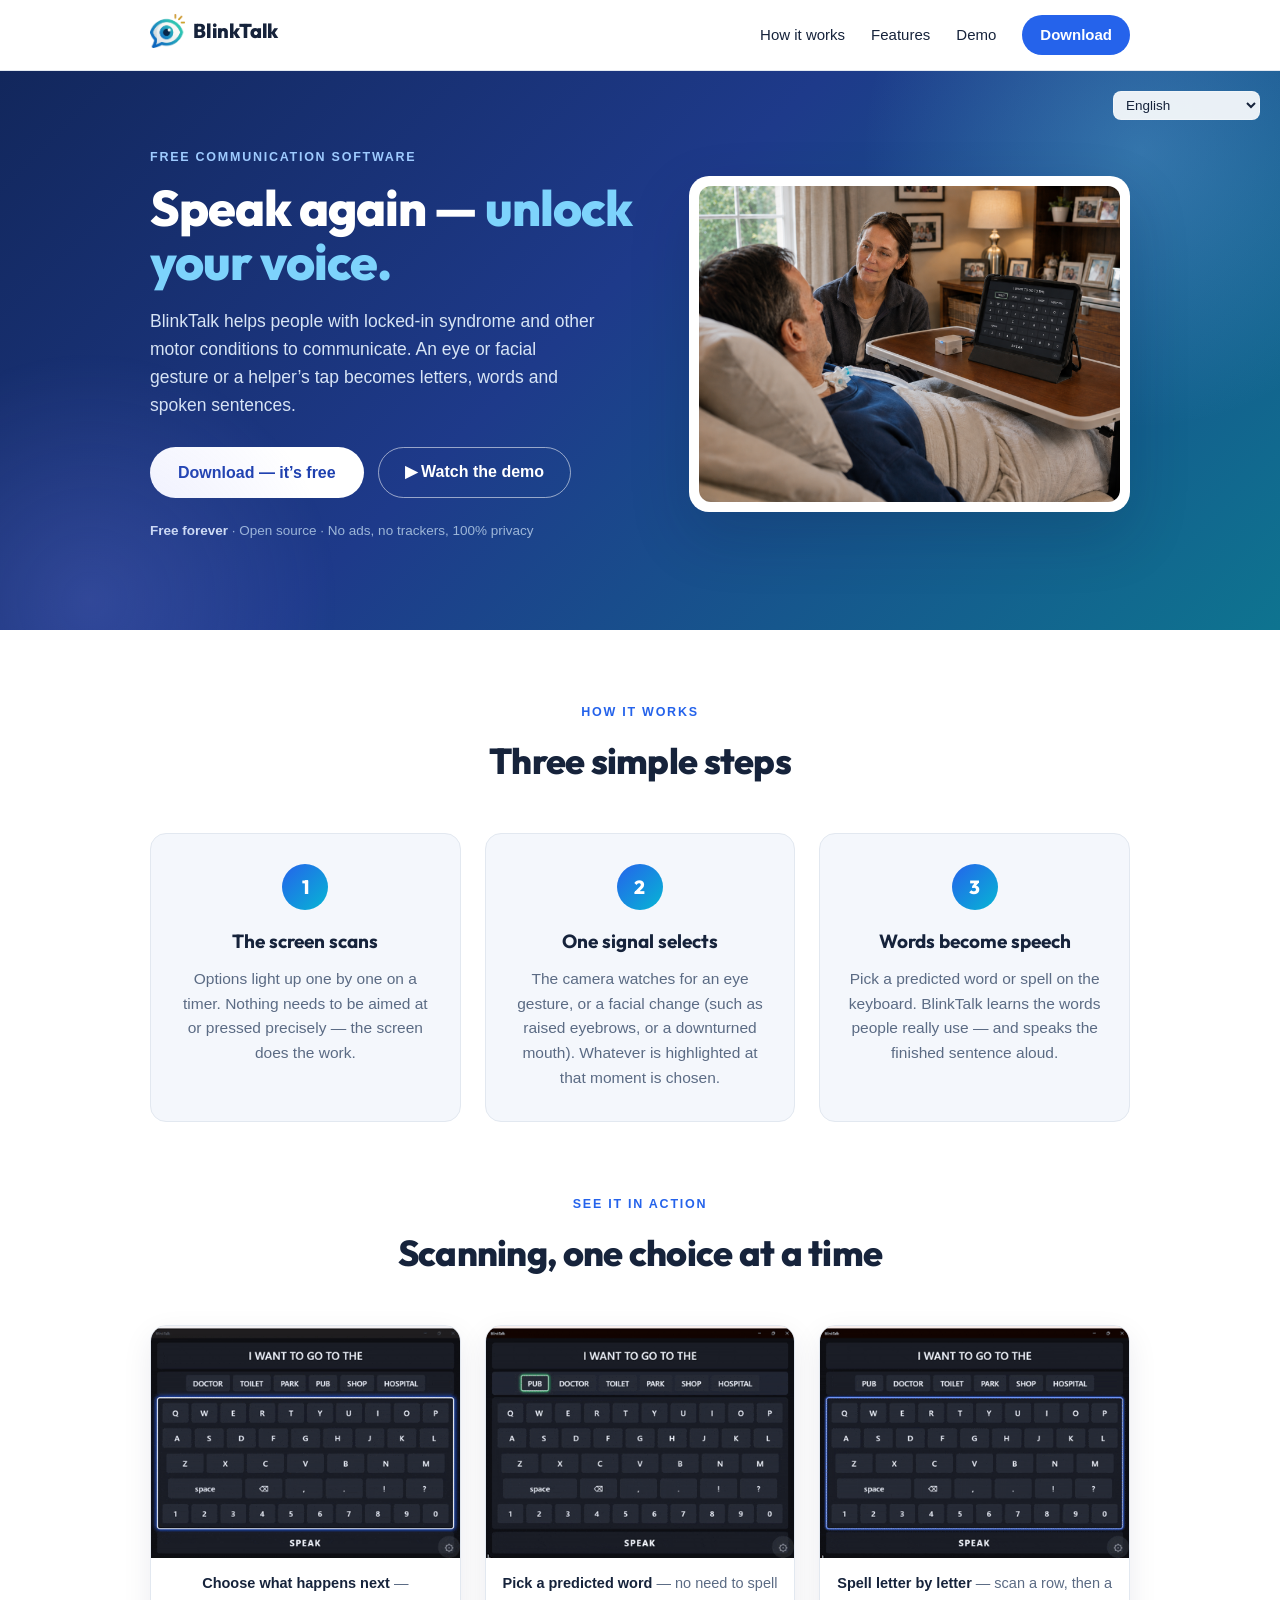
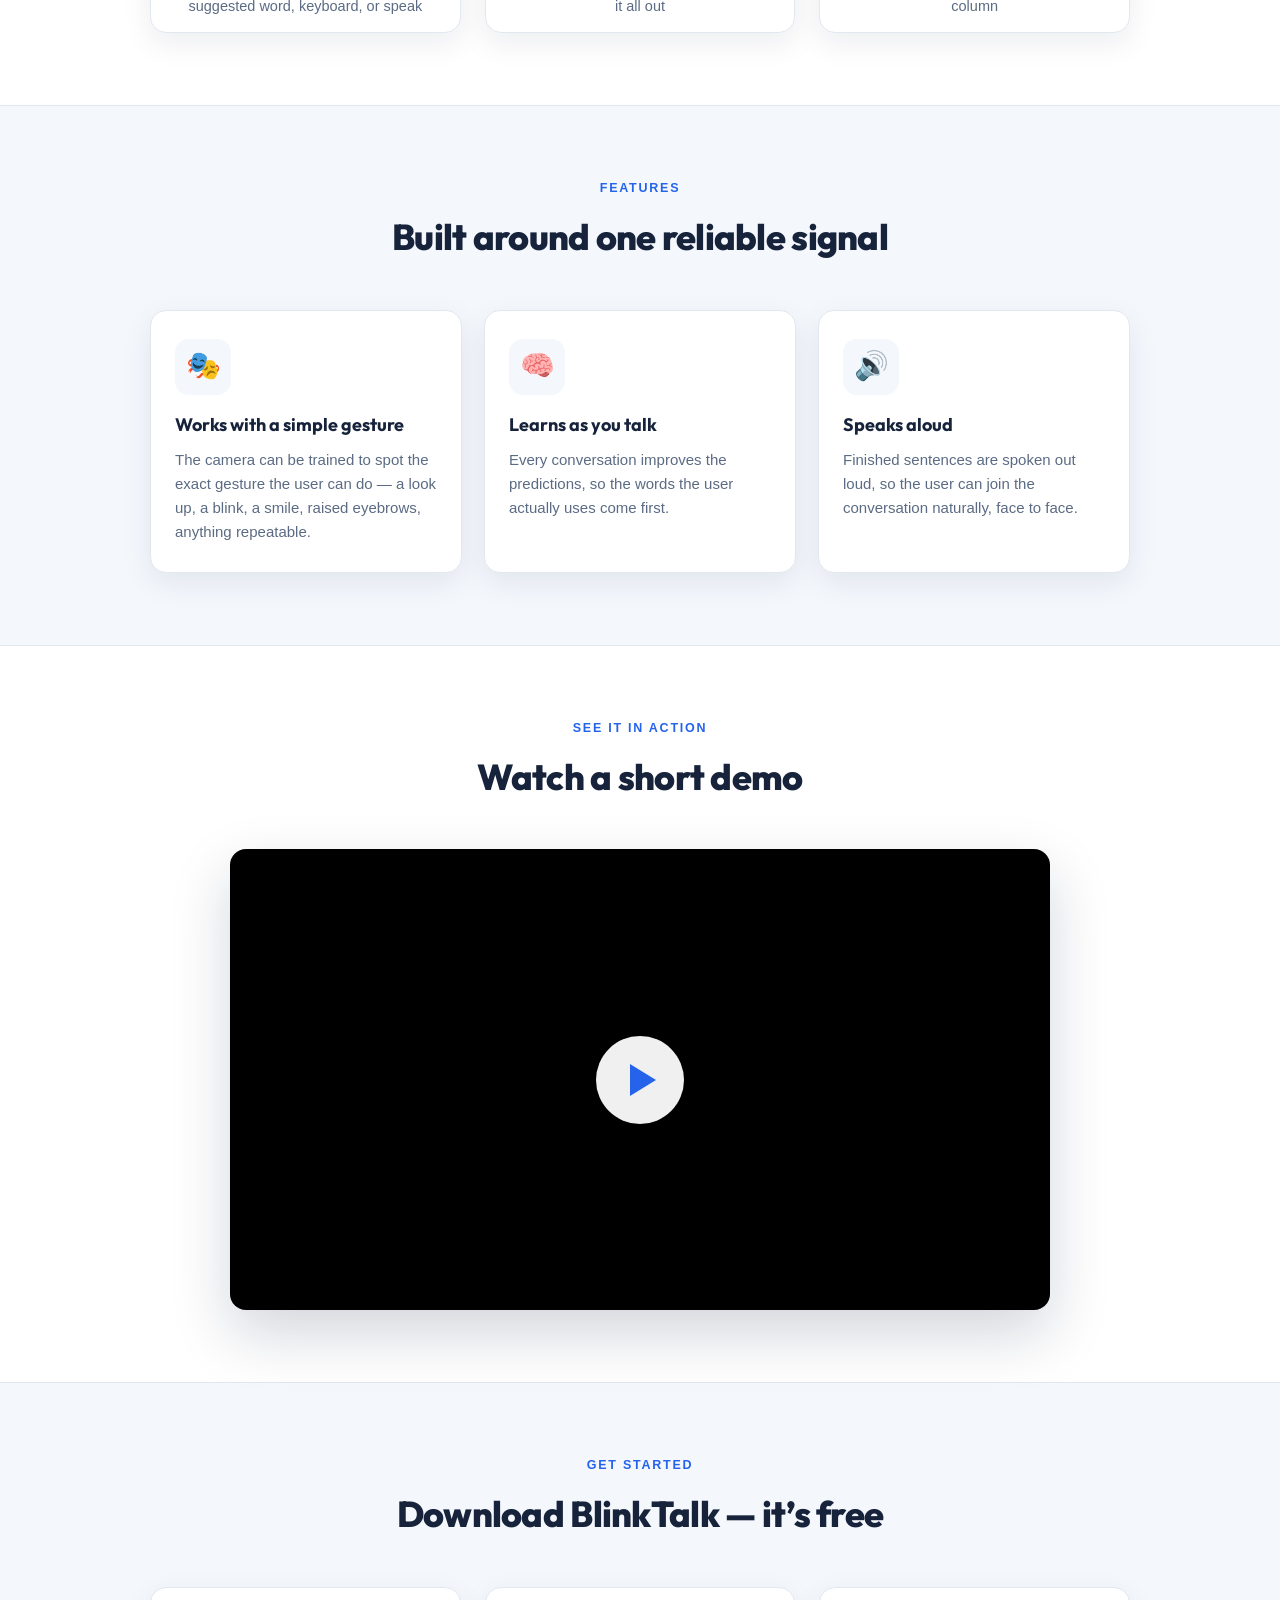
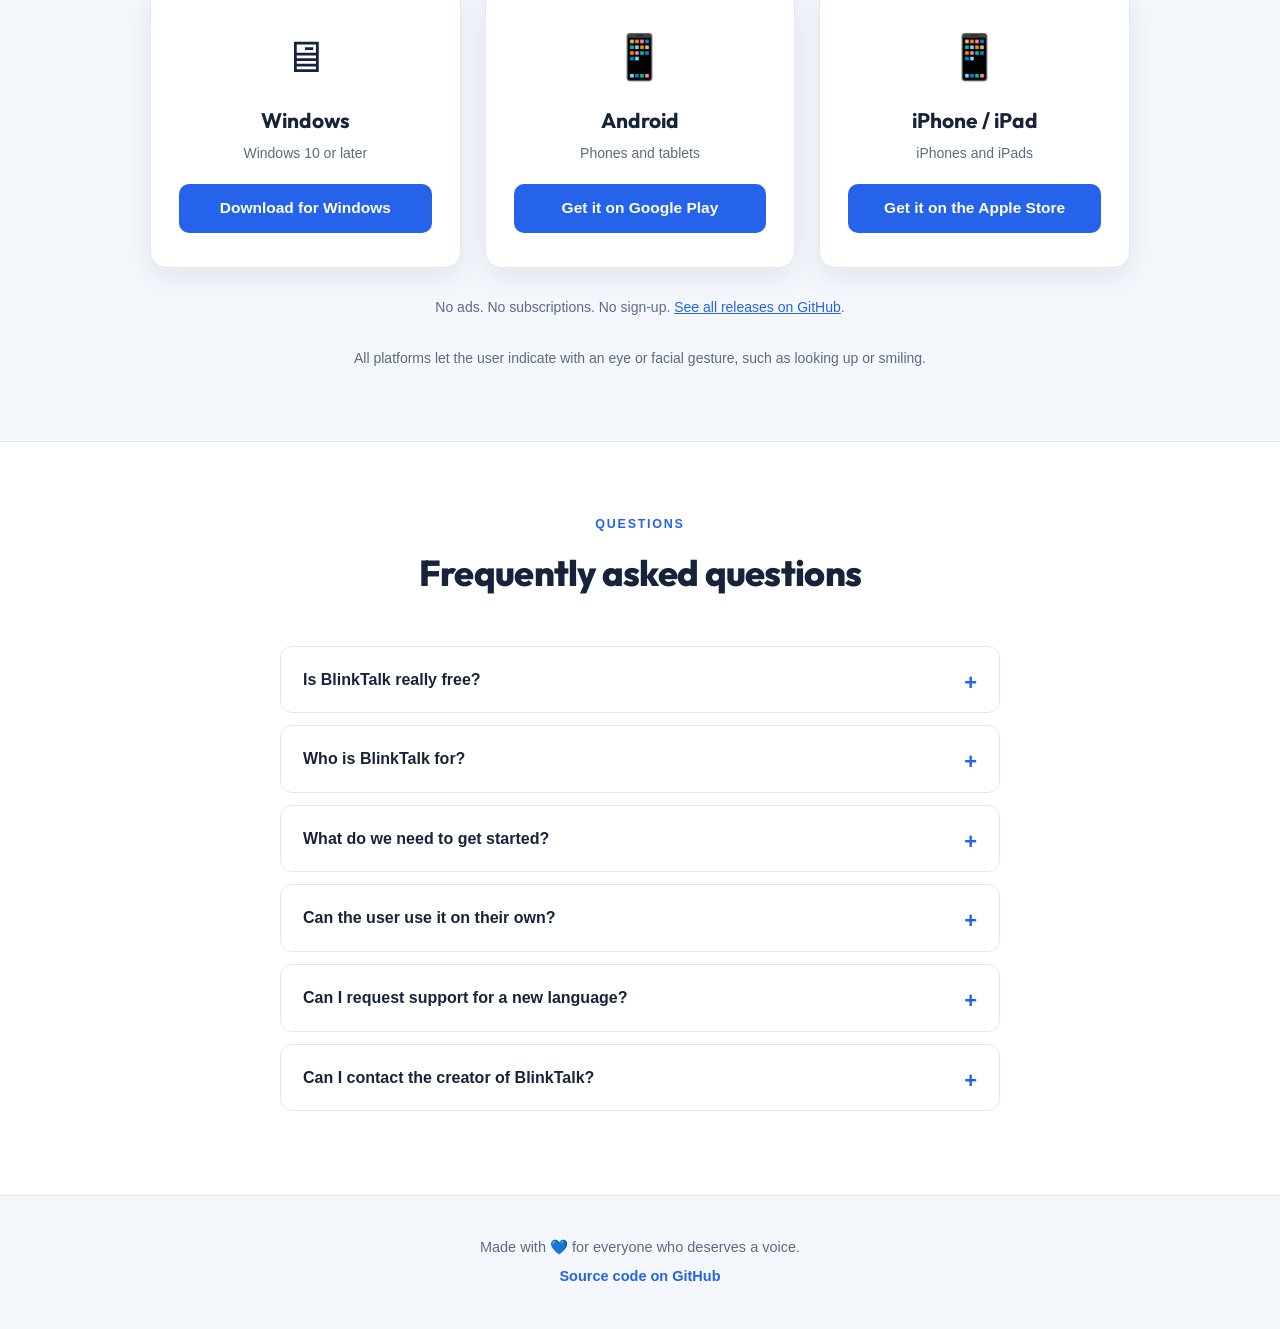
<file: docs/index.html>
﻿<!DOCTYPE html>
<html lang="en">
<head>
    <meta charset="utf-8">
    <meta name="viewport" content="width=device-width, initial-scale=1">
    <title>BlinkTalk — Speak again, unlock your voice</title>
    <meta name="description" content="BlinkTalk is free communication software for people with locked-in syndrome. A single eye or facial gesture or tap becomes letters, words and spoken sentences.">
    <meta property="og:title" content="BlinkTalk — Speak again, unlock your voice">
    <meta property="og:description" content="Free communication software for people with locked-in syndrome. A single eye or facial gesture or tap becomes letters, words and spoken sentences.">
    <meta property="og:type" content="website">
    <meta property="og:url" content="https://mrpmorris.github.io/BlinkTalk/">
    <meta property="og:image" content="https://mrpmorris.github.io/BlinkTalk/images/Illustration.png">
    <meta name="theme-color" content="#1e3a8a">
    <link rel="icon" type="image/png" href="images/BlinkTalkLogo.png">
    <link rel="preconnect" href="https://fonts.googleapis.com">
<link rel="preconnect" href="https://fonts.gstatic.com" crossorigin>
<link href="https://fonts.googleapis.com/css2?family=Outfit:wght@500;600;700;800&display=swap" rel="stylesheet">
    <link rel="stylesheet" href="shared.css">
    <style>
        .hero-copy > *, .hero-art { animation: fadeUp 0.8s ease both; }
        .hero-copy > *:nth-child(2) { animation-delay: 0.08s; }
        .hero-copy > *:nth-child(3) { animation-delay: 0.16s; }
        .hero-copy > *:nth-child(4) { animation-delay: 0.24s; }
        .hero-copy > *:nth-child(5) { animation-delay: 0.32s; }
        .hero-art { animation-delay: 0.2s; }
    </style>
</head>
<body>

<header class="nav">
    <div class="container nav-inner">
        <div class="nav-left">
            <a class="brand" href="#top"><img class="brand-logo" src="images/BlinkTalkLogo.png" alt="">BlinkTalk</a>
        </div>
        <nav class="nav-links">
            <a href="#how-it-works">How it works</a>
            <a href="#features">Features</a>
            <a href="#demo">Demo</a>
            <a href="#download" class="nav-cta">Download</a>
        </nav>
    </div>
</header>

<section class="hero" id="top">
    <div class="hero-lang">
        <select id="lang-select" aria-label="Choose language">
            <option value="index.html" selected>English</option>
            <option value="index-fr.html">Fran&ccedil;ais</option>
            <option value="index-es.html">Espa&ntilde;ol</option>
            <option value="index-de.html">Deutsch</option>
            <option value="index-pt.html">Portugu&ecirc;s</option>
            <option value="index-pt-br.html">Portugu&ecirc;s (Brasil)</option>
            <option value="index-ar.html">&#1575;&#1604;&#1593;&#1585;&#1576;&#1610;&#1577;</option>
        </select>
    </div>
    <div class="container hero-grid">
        <div class="hero-copy">
            <p class="eyebrow">Free communication software</p>
            <h1>Speak again &mdash; <span class="accent">unlock your voice.</span></h1>
            <p class="subtitle">BlinkTalk helps people with locked-in syndrome and other motor conditions to communicate. An eye or facial gesture or a helper&rsquo;s tap becomes letters, words and spoken sentences.</p>
            <div class="hero-ctas">
                <a class="btn-light" href="#download">Download &mdash; it&rsquo;s free</a>
                <a class="btn-outline" href="#demo">&#9654; Watch the demo</a>
            </div>
            <p class="trust"><strong>Free forever</strong> &middot; Open source &middot; No ads, no trackers, 100% privacy</p>
        </div>
        <div class="hero-art">
            <div class="screen-card">
                <img src="images/Illustration.png" alt="A BlinkTalk screen showing the word suggestion, keyboard and speak buttons">
            </div>
        </div>
    </div>
</section>

<section id="how-it-works">
    <div class="container">
        <div class="section-title reveal">
            <span class="kicker">How it works</span>
            <h2>Three simple steps</h2>
        </div>
        <div class="steps">
            <div class="step reveal">
                <div class="step-number">1</div>
                <h3>The screen scans</h3>
                <p>Options light up one by one on a timer. Nothing needs to be aimed at or pressed precisely &mdash; the screen does the work.</p>
            </div>
            <div class="step reveal" style="transition-delay: 0.1s;">
                <div class="step-number">2</div>
                <h3>One signal selects</h3>
                <p>The camera watches for an eye gesture, or a facial change (such as raised eyebrows, or a downturned mouth). Whatever is highlighted at that moment is chosen.</p>
            </div>
            <div class="step reveal" style="transition-delay: 0.2s;">
                <div class="step-number">3</div>
                <h3>Words become speech</h3>
                <p>Pick a predicted word or spell on the keyboard. BlinkTalk learns the words people really use &mdash; and speaks the finished sentence aloud.</p>
            </div>
        </div>

        <div class="section-title reveal" style="margin-top: 72px;">
            <span class="kicker">See it in action</span>
            <h2>Scanning, one choice at a time</h2>
        </div>
        <div class="action-grid">
            <figure class="action-card reveal">
                <img src="images/Demo-01-TopLevel.gif" alt="Animation: choosing between word suggestions, keyboard and speak at the top level" loading="lazy">
                <figcaption><strong>Choose what happens next</strong> &mdash; suggested word, keyboard, or speak</figcaption>
            </figure>
            <figure class="action-card reveal" style="transition-delay: 0.1s;">
                <img src="images/Demo-02-SelectWord.gif" alt="Animation: picking a predicted word from a row of suggestions" loading="lazy">
                <figcaption><strong>Pick a predicted word</strong> &mdash; no need to spell it all out</figcaption>
            </figure>
            <figure class="action-card reveal" style="transition-delay: 0.2s;">
                <img src="images/Demo-03-TypeWord.gif" alt="Animation: scanning the keyboard rows and columns to spell a word" loading="lazy">
                <figcaption><strong>Spell letter by letter</strong> &mdash; scan a row, then a column</figcaption>
            </figure>
        </div>
    </div>
</section>

<section id="features" style="background: var(--soft); border-top: 1px solid var(--border); border-bottom: 1px solid var(--border);">
    <div class="container">
        <div class="section-title reveal">
            <span class="kicker">Features</span>
            <h2>Built around one reliable signal</h2>
        </div>
        <div class="features">
            <div class="feature reveal">
                <div class="icon">&#127917;</div>
<h3>Works with a simple gesture</h3>
                <p>The camera can be trained to spot the exact gesture the user can do &mdash; a look up, a blink, a smile, raised eyebrows, anything repeatable.</p>
            </div>
            <div class="feature reveal" style="transition-delay: 0.1s;">
                <div class="icon">&#129504;</div>
                <h3>Learns as you talk</h3>
                <p>Every conversation improves the predictions, so the words the user actually uses come first.</p>
            </div>
            <div class="feature reveal" style="transition-delay: 0.2s;">
                <div class="icon">&#128266;</div>
                <h3>Speaks aloud</h3>
                <p>Finished sentences are spoken out loud, so the user can join the conversation naturally, face to face.</p>
            </div>
        </div>
    </div>
</section>


<section id="demo">
    <div class="container">
        <div class="section-title reveal">
            <span class="kicker">See it in action</span>
            <h2>Watch a short demo</h2>
        </div>
        <div class="video-lite reveal" style="background-image: url('https://i.ytimg.com/vi/2V63N7nyiWE/hqdefault.jpg');" role="button" tabindex="0" aria-label="Play the BlinkTalk demonstration video on YouTube">
            <button type="button" class="play-btn" aria-label="Play the BlinkTalk demonstration video on YouTube">
                <span class="circle"></span>
            </button>
        </div>
    </div>
</section>

<section id="download" style="background: var(--soft); border-top: 1px solid var(--border); border-bottom: 1px solid var(--border);">
    <div class="container">
        <div class="section-title reveal">
            <span class="kicker">Get started</span>
            <h2>Download BlinkTalk &mdash; it&rsquo;s free</h2>
        </div>
        <div class="downloads">
            <div class="download-card reveal">
                <div class="icon">&#128421;</div>
                <h3>Windows</h3>
                <p class="note">Windows 10 or later</p>
                <a class="btn" href="https://github.com/mrpmorris/BlinkTalk/releases/latest/download/BlinkTalk-windows.msi">Download for Windows</a>
            </div>
            <div class="download-card reveal" style="transition-delay: 0.1s;">
                <div class="icon">&#128241;</div>
                <h3>Android</h3>
                <p class="note">Phones and tablets</p>
                <a class="btn" href="https://play.google.com/store/apps/details?id=com.airsoftwarelimited.blinktalk.app">Get it on Google Play</a>
            </div>
            <div class="download-card reveal" style="transition-delay: 0.2s;">
                <div class="icon">&#128241;</div>
                <h3>iPhone / iPad</h3>
                <p class="note">iPhones and iPads</p>
                <a class="btn" href="https://apps.apple.com/gb/app/blinktalk-aac/id6806646060">Get it on the Apple Store</a>
            </div>
        </div>
        <p class="center-note reveal">No ads. No subscriptions. No sign-up. <a href="https://github.com/mrpmorris/BlinkTalk/releases">See all releases on GitHub</a>.</p>
        <p class="center-note reveal">All platforms let the user indicate with an eye or facial gesture, such as looking up or smiling.</p>
    </div>
</section>

<section id="faq">
    <div class="container">
        <div class="section-title reveal">
            <span class="kicker">Questions</span>
            <h2>Frequently asked questions</h2>
        </div>
        <div class="faq reveal">
            <details>
                <summary>Is BlinkTalk really free?</summary>
                <p>Yes. BlinkTalk is free and open source &mdash; no ads, no subscriptions, no hidden costs. It was written for a friend with locked-in syndrome, and it is given away so that anyone who needs it can use it.</p>
            </details>
            <details>
                <summary>Who is BlinkTalk for?</summary>
                <p>It is for people with locked-in syndrome or other conditions who cannot use touch, a keyboard or their voice &mdash; and for the family members, carers and therapists who help them communicate.</p>
            </details>
            <details>
                <summary>What do we need to get started?</summary>
                <p>A Windows computer, an Android tablet/phone, or an iPhone/iPad. The user communicates with whatever signal they can repeat &mdash; an eye or facial gesture &mdash; while the device camera is trained to spot the gesture, or a helper taps the screen, clicks the mouse, or presses the spacebar on a physical keyboard.</p>
            </details>
            <details>
                <summary>Can the user use it on their own?</summary>
                <p>Yes. Once the camera has been trained on their gesture, an eye or facial gesture is enough to select. A helper is needed only for the setup process when the app starts.</p>
            </details>
            <details>
                <summary>Can I request support for a new language?</summary>
                <p>Yes. You can request support for a new language via email &mdash; <a href="mailto:mrpmorris@gmail.com?subject=BlinkTalk:%20Language%20support%20request">mrpmorris@gmail.com</a></p>
            </details>
            <details>
                <summary>Can I contact the creator of BlinkTalk?</summary>
                <p>You can contact Peter Morris via email &mdash; <a href="mailto:mrpmorris@gmail.com?subject=BlinkTalk">mrpmorris@gmail.com</a></p>
            </details>
        </div>
    </div>
</section>

<footer>
    <p>Made with &#128153; for everyone who deserves a voice.</p>
    <p style="margin-top: 6px;"><a href="https://github.com/mrpmorris/BlinkTalk">Source code on GitHub</a></p>
</footer>

    <script src="shared.js"></script>

</body>
</html>
</file>
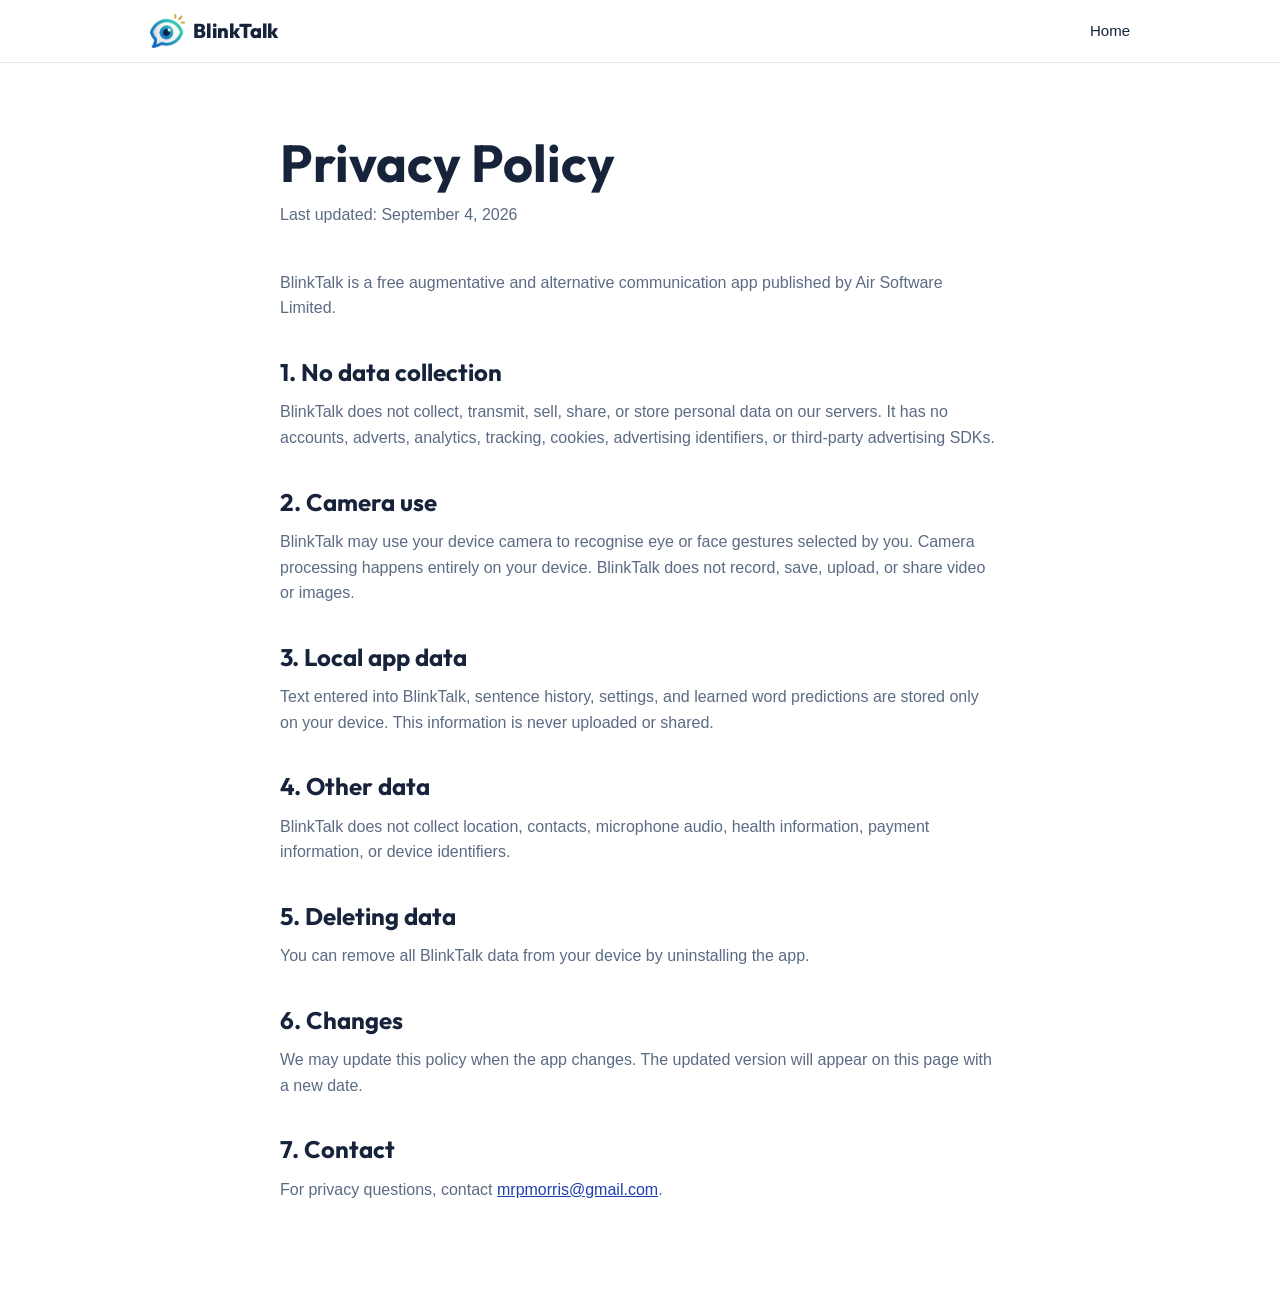
<file: docs/privacy/index.html>
<!DOCTYPE html>
<html lang="en">
<head>
   <meta charset="utf-8">
   <meta name="viewport" content="width=device-width, initial-scale=1">
   <title>Privacy Policy | BlinkTalk</title>
   <meta name="description" content="BlinkTalk's Privacy Policy.">
   <link rel="icon" type="image/png" href="../images/BlinkTalkLogo.png">
   <link rel="preconnect" href="https://fonts.googleapis.com">
   <link rel="preconnect" href="https://fonts.gstatic.com" crossorigin>
   <link href="https://fonts.googleapis.com/css2?family=Outfit:wght@500;600;700;800&display=swap" rel="stylesheet">
   <link rel="stylesheet" href="../shared.css">
   <style>
      main {
         padding: 72px 0 88px;
      }

      .policy {
         max-width: 760px;
         margin: 0 auto;
      }

         .policy h1 {
            font-size: clamp(36px, 6vw, 52px);
            line-height: 1.1;
            margin-bottom: 10px;
         }

      .updated {
         color: var(--muted);
         margin-bottom: 42px;
      }

      .policy section {
         margin-top: 32px;
         padding: 0;
      }

      .policy h2 {
         font-size: 24px;
         margin-bottom: 8px;
      }

      .policy p {
         color: var(--muted);
      }

      .policy a {
         color: var(--blue-deep);
      }

      @media (max-width: 600px) {
         main {
            padding-top: 48px;
         }

         .nav-links a:not(.nav-cta) {
            display: none;
         }
      }
   </style>
</head>
<body>
   <header class="nav">
      <div class="container nav-inner">
         <a class="brand" href="../index.html">
            <img class="brand-logo" src="../images/BlinkTalkLogo.png" alt="">BlinkTalk
         </a>
         <nav class="nav-links" aria-label="Main navigation">
            <a href="../index.html">Home</a>
         </nav>
      </div>
   </header>

   <main>
      <article class="container policy">
         <h1>Privacy Policy</h1>
         <p class="updated">Last updated: September 4, 2026</p>

         <p>BlinkTalk is a free augmentative and alternative communication app published by Air Software Limited.</p>

         <section>
            <h2>1. No data collection</h2>
            <p>BlinkTalk does not collect, transmit, sell, share, or store personal data on our servers. It has no accounts, adverts, analytics, tracking, cookies, advertising identifiers, or third-party advertising SDKs.</p>
         </section>

         <section>
            <h2>2. Camera use</h2>
            <p>BlinkTalk may use your device camera to recognise eye or face gestures selected by you. Camera processing happens entirely on your device. BlinkTalk does not record, save, upload, or share video or images.</p>
         </section>

         <section>
            <h2>3. Local app data</h2>
            <p>Text entered into BlinkTalk, sentence history, settings, and learned word predictions are stored only on your device. This information is never uploaded or shared.</p>
         </section>

         <section>
            <h2>4. Other data</h2>
            <p>BlinkTalk does not collect location, contacts, microphone audio, health information, payment information, or device identifiers.</p>
         </section>

         <section>
            <h2>5. Deleting data</h2>
            <p>You can remove all BlinkTalk data from your device by uninstalling the app.</p>
         </section>

         <section>
            <h2>6. Changes</h2>
            <p>We may update this policy when the app changes. The updated version will appear on this page with a new date.</p>
         </section>

         <section>
            <h2>7. Contact</h2>
            <p>For privacy questions, contact <a href="mailto:mrpmorris@gmail.com">mrpmorris@gmail.com</a>.</p>
         </section>
      </article>
   </main>
</body>
</html>
</file>
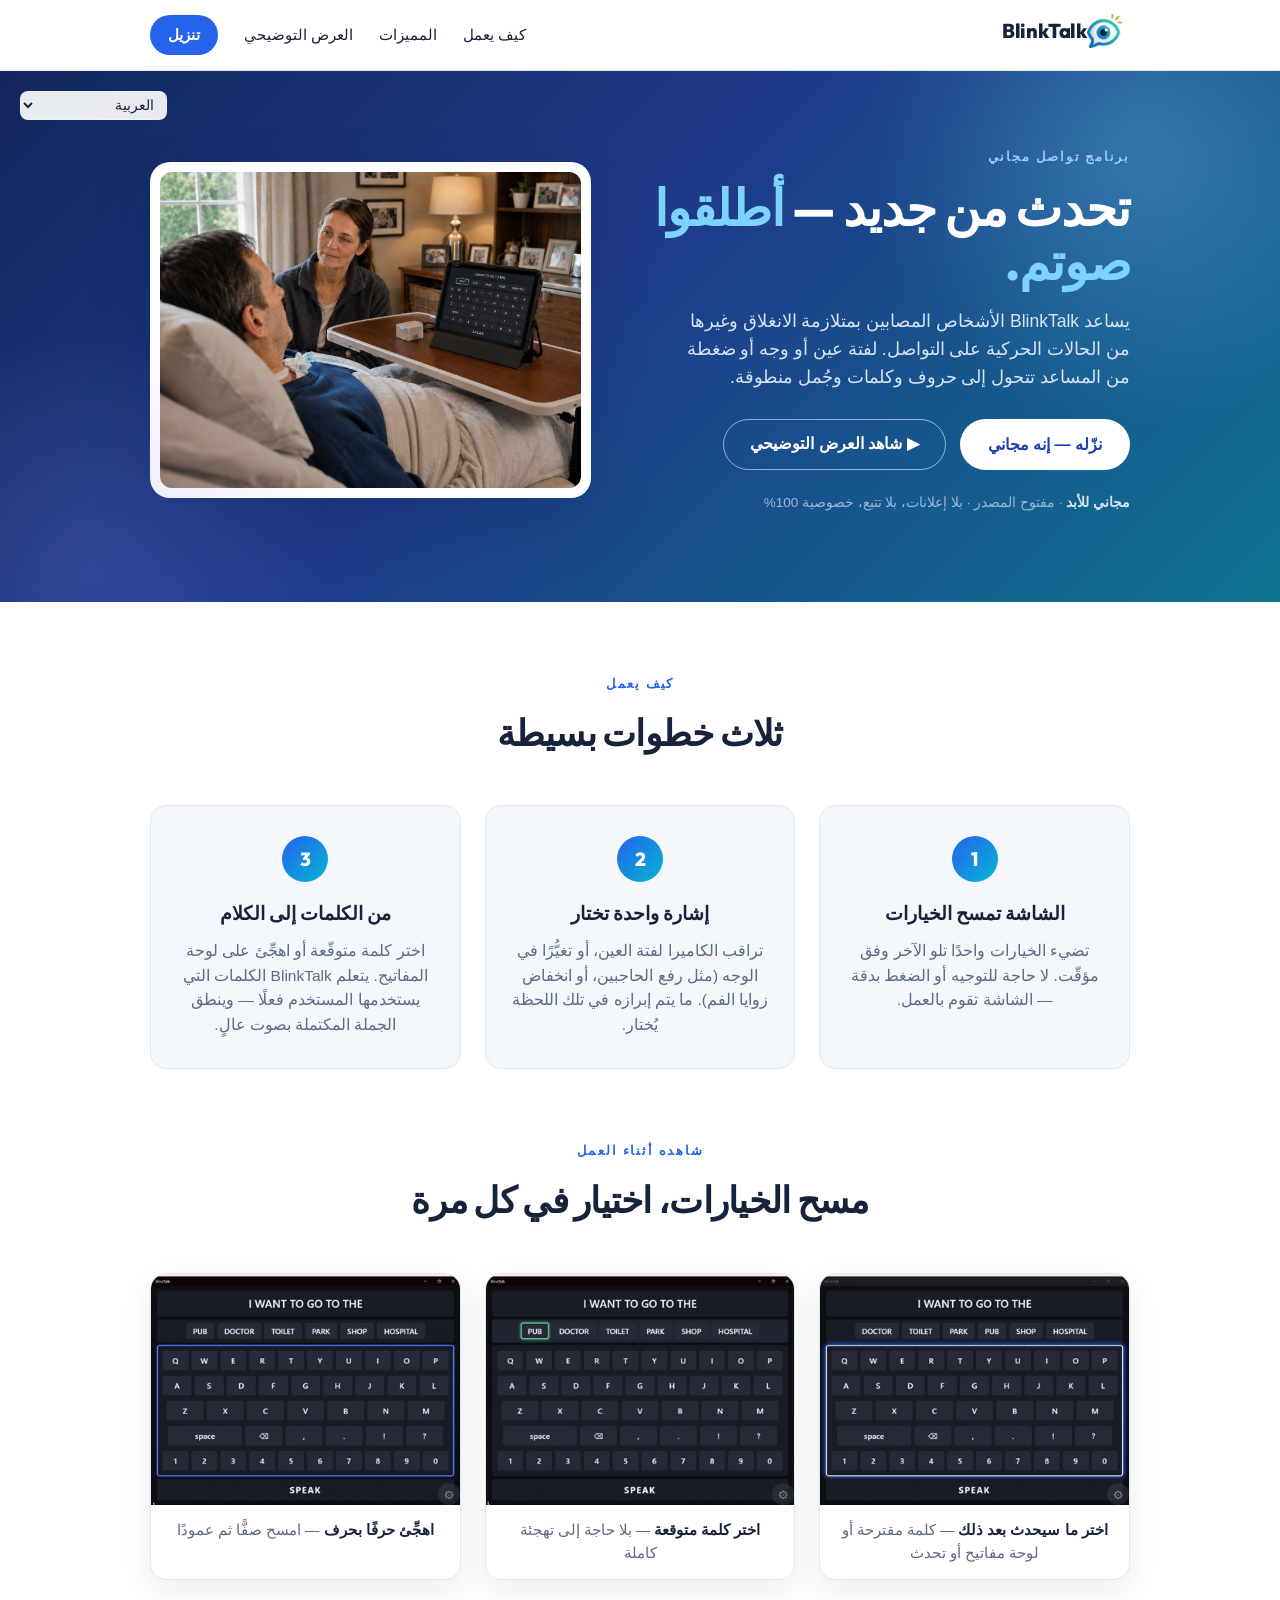
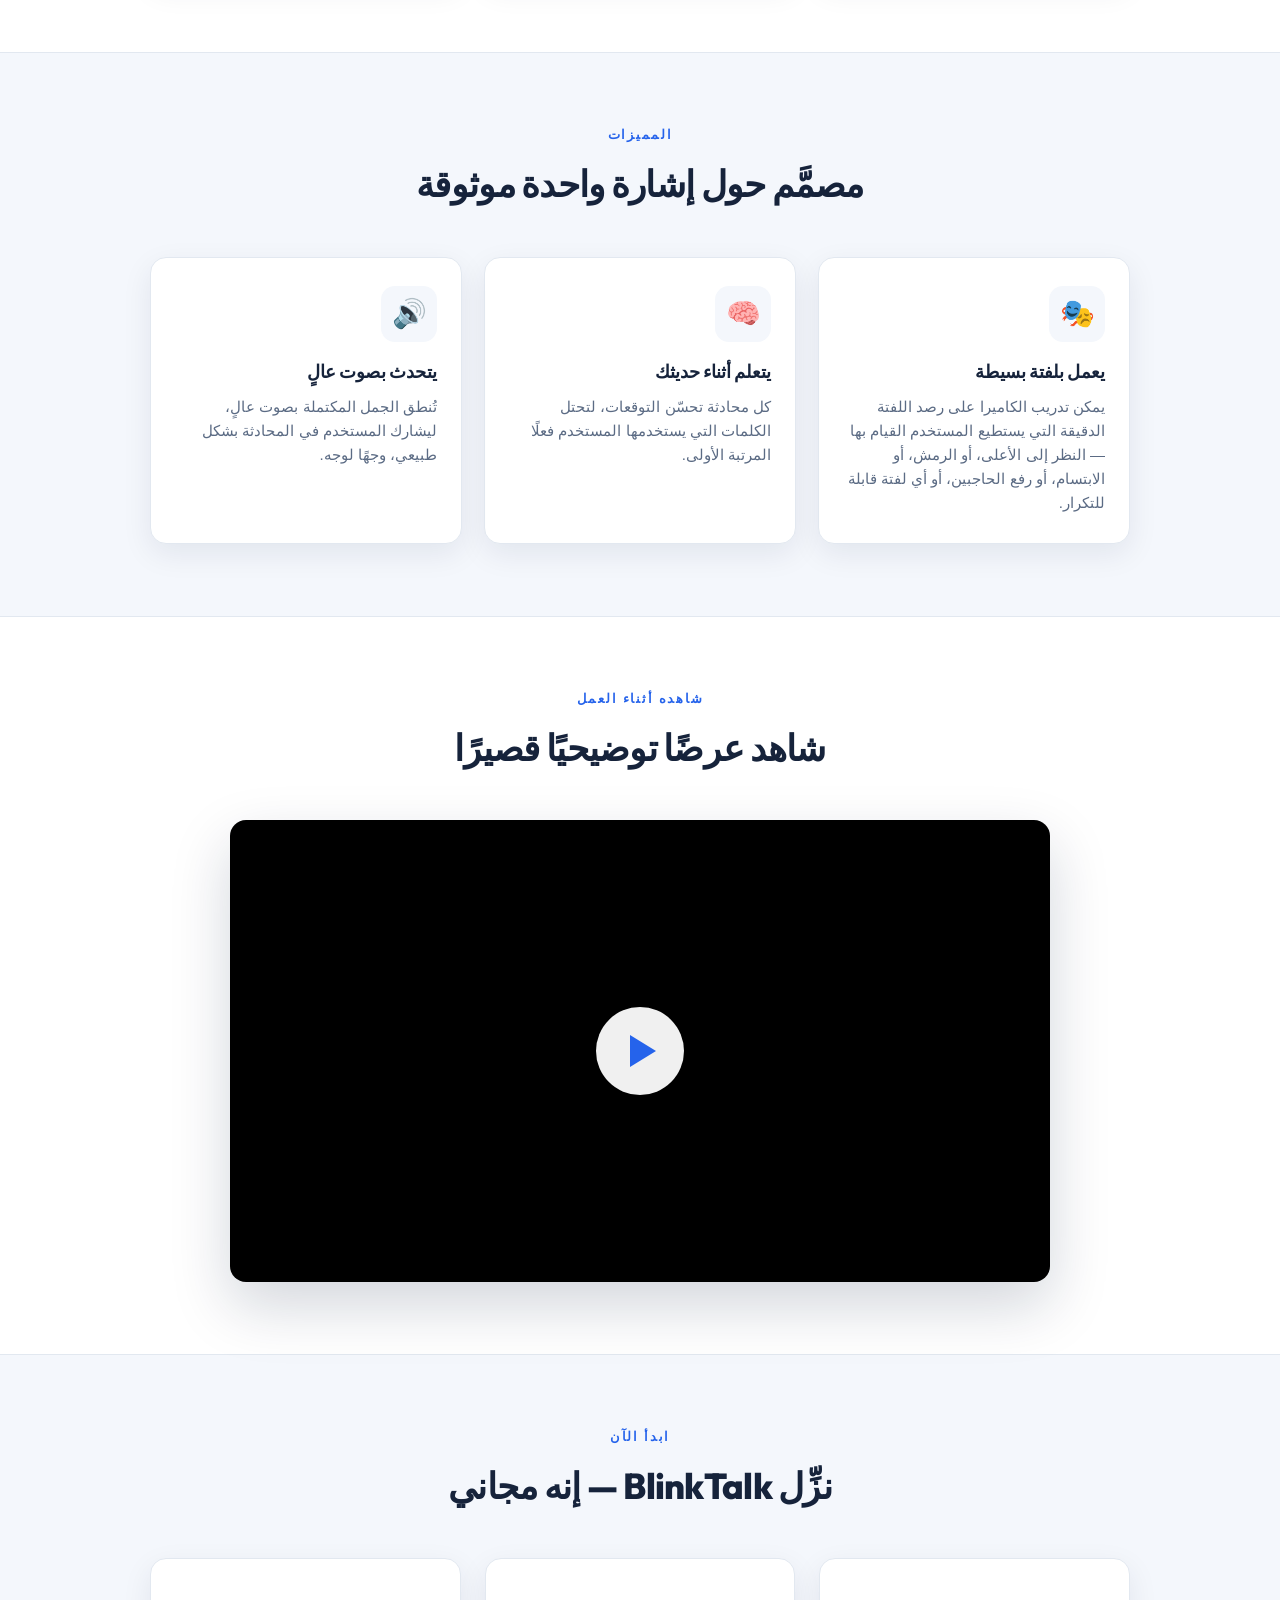
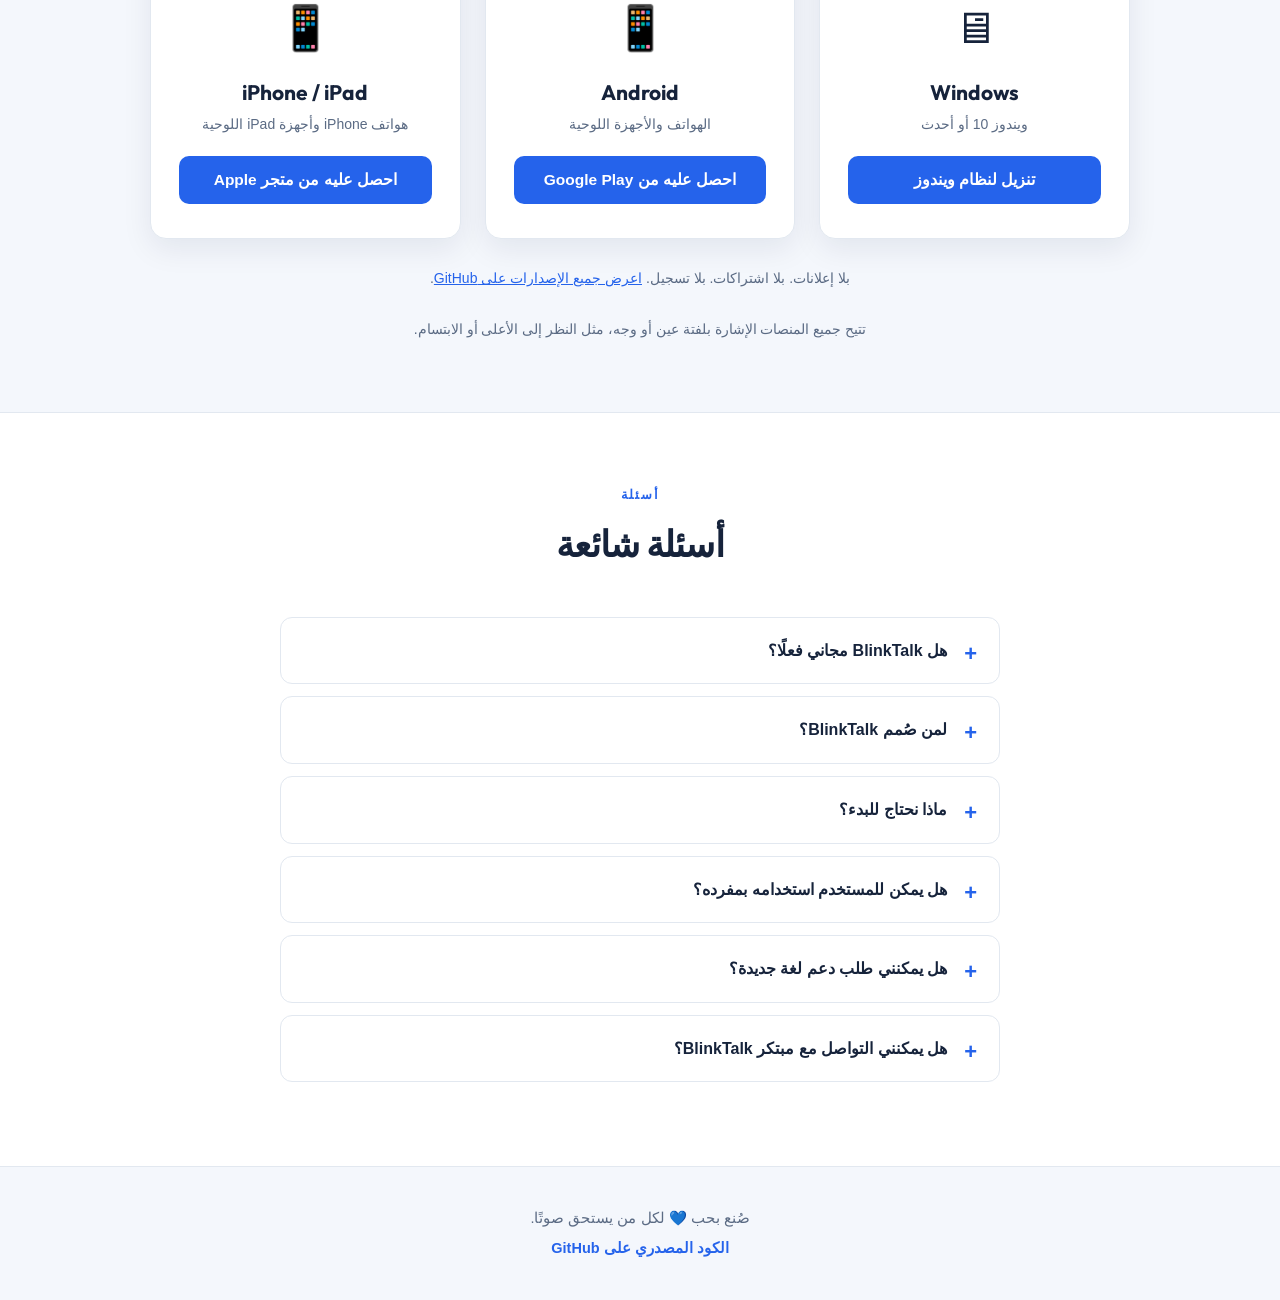
<file: docs/index-ar.html>
﻿<!DOCTYPE html>
<html lang="ar" dir="rtl">
<head>
    <meta charset="utf-8">
    <meta name="viewport" content="width=device-width, initial-scale=1">
<title>BlinkTalk — تحدث من جديد، حرّر صوتك</title>
    <meta name="description" content="BlinkTalk هو برنامج تواصل مجاني للأشخاص المصابين بمتلازمة الانغلاق. لفتة عين أو وجه أو ضغطة تتحول إلى حروف وكلمات وجُمل منطوقة.">
    <meta property="og:title" content="BlinkTalk — تحدث من جديد، حرّر صوتك">
    <meta property="og:description" content="برنامج تواصل مجاني للأشخاص المصابين بمتلازمة الانغلاق. لفتة عين أو وجه أو ضغطة تتحول إلى حروف وكلمات وجُمل منطوقة.">
    <meta property="og:type" content="website">
    <meta property="og:url" content="https://mrpmorris.github.io/BlinkTalk/">
    <meta property="og:image" content="https://mrpmorris.github.io/BlinkTalk/images/Illustration.png">
    <meta name="theme-color" content="#1e3a8a">
    <link rel="icon" type="image/png" href="images/BlinkTalkLogo.png">
    <link rel="preconnect" href="https://fonts.googleapis.com">
    <link rel="preconnect" href="https://fonts.gstatic.com" crossorigin>
    <link href="https://fonts.googleapis.com/css2?family=Outfit:wght@500;600;700;800&display=swap" rel="stylesheet">
    <link rel="stylesheet" href="shared.css">
    <style>
        .hero-copy > *, .hero-art { animation: fadeUp 0.8s ease both; }
        .hero-copy > *:nth-child(2) { animation-delay: 0.08s; }
        .hero-copy > *:nth-child(3) { animation-delay: 0.16s; }
        .hero-copy > *:nth-child(4) { animation-delay: 0.24s; }
        .hero-copy > *:nth-child(5) { animation-delay: 0.32s; }
        .hero-art { animation-delay: 0.2s; }
    </style>
</head>
<body>

<header class="nav">
    <div class="container nav-inner">
        <div class="nav-left">
            <a class="brand" href="#top"><img class="brand-logo" src="images/BlinkTalkLogo.png" alt="">BlinkTalk</a>
        </div>
        <nav class="nav-links">
            <a href="#how-it-works">كيف يعمل</a>
            <a href="#features">المميزات</a>
            <a href="#demo">العرض التوضيحي</a>
            <a href="#download" class="nav-cta">تنزيل</a>
        </nav>
    </div>
</header>

<section class="hero" id="top">
    <div class="hero-lang">
        <select id="lang-select" aria-label="اختر اللغة">
            <option value="index.html">English</option>
            <option value="index-fr.html">Fran&ccedil;ais</option>
            <option value="index-es.html">Espa&ntilde;ol</option>
            <option value="index-de.html">Deutsch</option>
            <option value="index-pt.html">Portugu&ecirc;s</option>
            <option value="index-pt-br.html">Portugu&ecirc;s (Brasil)</option>
            <option value="index-ar.html" selected>&#1575;&#1604;&#1593;&#1585;&#1576;&#1610;&#1577;</option>
        </select>
    </div>
    <div class="container hero-grid">
        <div class="hero-copy">
            <p class="eyebrow">برنامج تواصل مجاني</p>
<h1>تحدث من جديد &mdash; <span class="accent">أطلقوا صوتم.</span></h1>
            <p class="subtitle">يساعد BlinkTalk الأشخاص المصابين بمتلازمة الانغلاق وغيرها من الحالات الحركية على التواصل. لفتة عين أو وجه أو ضغطة من المساعد تتحول إلى حروف وكلمات وجُمل منطوقة.</p>
            <div class="hero-ctas">
                <a class="btn-light" href="#download">نزّله &mdash; إنه مجاني</a>
                <a class="btn-outline" href="#demo">&#9654; شاهد العرض التوضيحي</a>
            </div>
            <p class="trust"><strong>مجاني للأبد</strong> &middot; مفتوح المصدر &middot; بلا إعلانات، بلا تتبع، خصوصية 100%</p>
        </div>
        <div class="hero-art">
            <div class="screen-card">
                <img src="images/Illustration.png" alt="شاشة BlinkTalk تعرض أزرار اقتراح الكلمات ولوحة المفاتيح والتحدث">
            </div>
        </div>
    </div>
</section>

<section id="how-it-works">
    <div class="container">
        <div class="section-title reveal">
            <span class="kicker">كيف يعمل</span>
            <h2>ثلاث خطوات بسيطة</h2>
        </div>
        <div class="steps">
            <div class="step reveal">
                <div class="step-number">1</div>
                <h3>الشاشة تمسح الخيارات</h3>
                <p>تضيء الخيارات واحدًا تلو الآخر وفق مؤقّت. لا حاجة للتوجيه أو الضغط بدقة &mdash; الشاشة تقوم بالعمل.</p>
            </div>
            <div class="step reveal" style="transition-delay: 0.1s;">
                <div class="step-number">2</div>
                <h3>إشارة واحدة تختار</h3>
                <p>تراقب الكاميرا لفتة العين، أو تغيُّرًا في الوجه (مثل رفع الحاجبين، أو انخفاض زوايا الفم). ما يتم إبرازه في تلك اللحظة يُختار.</p>
            </div>
            <div class="step reveal" style="transition-delay: 0.2s;">
                <div class="step-number">3</div>
                <h3>من الكلمات إلى الكلام</h3>
                <p>اختر كلمة متوقّعة أو اهجِّئ على لوحة المفاتيح. يتعلم BlinkTalk الكلمات التي يستخدمها المستخدم فعلًا &mdash; وينطق الجملة المكتملة بصوت عالٍ.</p>
            </div>
        </div>

        <div class="section-title reveal" style="margin-top: 72px;">
            <span class="kicker">شاهده أثناء العمل</span>
            <h2>مسح الخيارات، اختيار في كل مرة</h2>
        </div>
        <div class="action-grid">
            <figure class="action-card reveal">
                <img src="images/Demo-01-TopLevel.gif" alt="رسوم متحركة: الاختيار بين اقتراحات الكلمات ولوحة المفاتيح والتحدث في المستوى الأعلى" loading="lazy">
                <figcaption><strong>اختر ما سيحدث بعد ذلك</strong> &mdash; كلمة مقترحة أو لوحة مفاتيح أو تحدث</figcaption>
            </figure>
            <figure class="action-card reveal" style="transition-delay: 0.1s;">
                <img src="images/Demo-02-SelectWord.gif" alt="رسوم متحركة: اختيار كلمة متوقعة من صف من الاقتراحات" loading="lazy">
                <figcaption><strong>اختر كلمة متوقعة</strong> &mdash; بلا حاجة إلى تهجئة كاملة</figcaption>
            </figure>
            <figure class="action-card reveal" style="transition-delay: 0.2s;">
                <img src="images/Demo-03-TypeWord.gif" alt="رسوم متحركة: مسح صفوف وأعمدة لوحة المفاتيح لتهجئة كلمة" loading="lazy">
                <figcaption><strong>اهجِّئ حرفًا بحرف</strong> &mdash; امسح صفًّا ثم عمودًا</figcaption>
            </figure>
        </div>
    </div>
</section>

<section id="features" style="background: var(--soft); border-top: 1px solid var(--border); border-bottom: 1px solid var(--border);">
    <div class="container">
        <div class="section-title reveal">
            <span class="kicker">المميزات</span>
            <h2>مصمَّم حول إشارة واحدة موثوقة</h2>
        </div>
        <div class="features">
            <div class="feature reveal">
                <div class="icon">&#127917;</div>
                <h3>يعمل بلفتة بسيطة</h3>
                <p>يمكن تدريب الكاميرا على رصد اللفتة الدقيقة التي يستطيع المستخدم القيام بها &mdash; النظر إلى الأعلى، أو الرمش، أو الابتسام، أو رفع الحاجبين، أو أي لفتة قابلة للتكرار.</p>
            </div>
            <div class="feature reveal" style="transition-delay: 0.1s;">
                <div class="icon">&#129504;</div>
                <h3>يتعلم أثناء حديثك</h3>
                <p>كل محادثة تحسّن التوقعات، لتحتل الكلمات التي يستخدمها المستخدم فعلًا المرتبة الأولى.</p>
            </div>
            <div class="feature reveal" style="transition-delay: 0.2s;">
                <div class="icon">&#128266;</div>
                <h3>يتحدث بصوت عالٍ</h3>
                <p>تُنطق الجمل المكتملة بصوت عالٍ، ليشارك المستخدم في المحادثة بشكل طبيعي، وجهًا لوجه.</p>
            </div>
        </div>
    </div>
</section>


<section id="demo">
    <div class="container">
        <div class="section-title reveal">
            <span class="kicker">شاهده أثناء العمل</span>
            <h2>شاهد عرضًا توضيحيًا قصيرًا</h2>
        </div>
        <div class="video-lite reveal" style="background-image: url('https://i.ytimg.com/vi/2V63N7nyiWE/hqdefault.jpg');" role="button" tabindex="0" aria-label="تشغيل الفيديو التوضيحي لـBlinkTalk على يوتيوب">
            <button type="button" class="play-btn" aria-label="تشغيل الفيديو التوضيحي لـBlinkTalk على يوتيوب">
                <span class="circle"></span>
            </button>
        </div>
    </div>
</section>

<section id="download" style="background: var(--soft); border-top: 1px solid var(--border); border-bottom: 1px solid var(--border);">
    <div class="container">
        <div class="section-title reveal">
            <span class="kicker">ابدأ الآن</span>
            <h2>نزِّل BlinkTalk &mdash; إنه مجاني</h2>
        </div>
        <div class="downloads">
            <div class="download-card reveal">
                <div class="icon">&#128421;</div>
                <h3>Windows</h3>
                <p class="note">ويندوز 10 أو أحدث</p>
                <a class="btn" href="https://github.com/mrpmorris/BlinkTalk/releases/latest/download/BlinkTalk-windows.msi">تنزيل لنظام ويندوز</a>
            </div>
            <div class="download-card reveal" style="transition-delay: 0.1s;">
                <div class="icon">&#128241;</div>
                <h3>Android</h3>
                <p class="note">الهواتف والأجهزة اللوحية</p>
                <a class="btn" href="https://play.google.com/store/apps/details?id=com.airsoftwarelimited.blinktalk.app">احصل عليه من Google Play</a>
            </div>
            <div class="download-card reveal" style="transition-delay: 0.2s;">
                <div class="icon">&#128241;</div>
                <h3>iPhone / iPad</h3>
                <p class="note">هواتف iPhone وأجهزة iPad اللوحية</p>
                <a class="btn" href="https://apps.apple.com/gb/app/blinktalk-aac/id6806646060">احصل عليه من متجر Apple</a>
            </div>
        </div>
        <p class="center-note reveal">بلا إعلانات. بلا اشتراكات. بلا تسجيل. <a href="https://github.com/mrpmorris/BlinkTalk/releases">اعرض جميع الإصدارات على GitHub</a>.</p>
        <p class="center-note reveal">تتيح جميع المنصات الإشارة بلفتة عين أو وجه، مثل النظر إلى الأعلى أو الابتسام.</p>
    </div>
</section>

<section id="faq">
    <div class="container">
        <div class="section-title reveal">
            <span class="kicker">أسئلة</span>
            <h2>أسئلة شائعة</h2>
        </div>
        <div class="faq reveal">
            <details>
                <summary>هل BlinkTalk مجاني فعلًا؟</summary>
                <p>نعم. BlinkTalk مجاني ومفتوح المصدر &mdash; بلا إعلانات ولا اشتراكات ولا تكاليف خفية. كُتب لصديق مصاب بمتلازمة الانغلاق، ويُقدَّم مجانًا ليتمكن كل من يحتاجه من استخدامه.</p>
            </details>
            <details>
                <summary>لمن صُمم BlinkTalk؟</summary>
                <p>صُمم للأشخاص المصابين بمتلازمة الانغلاق أو غيرها من الحالات الذين لا يستطيعون استخدام اللمس أو لوحة المفاتيح أو صوتهم &mdash; ولأفراد العائلة ومقدمي الرعاية والمعالجين الذين يساعدونهم على التواصل.</p>
            </details>
            <details>
                <summary>ماذا نحتاج للبدء؟</summary>
                <p>جهاز كمبيوتر يعمل بنظام ويندوز، أو جهاز لوحي أو هاتف أندرويد، أو iPhone/iPad. يتواصل المستخدم بالإشارة التي يستطيع تكرارها &mdash; لفتة عين أو وجه &mdash; بينما تُدرَّب كاميرا الجهاز على رصد اللفتة، أو يضغط مساعد على الشاشة، أو ينقر بالماوس، أو يضغط شريط المسافة على لوحة مفاتيح فعلية.</p>
            </details>
            <details>
                <summary>هل يمكن للمستخدم استخدامه بمفرده؟</summary>
                <p>نعم. بعد تدريب الكاميرا على لفتته، تكفي لفتة عين أو وجه واحدة للاختيار. لا نحتاج إلى مساعد إلا أثناء عملية الإعداد عند تشغيل التطبيق.</p>
            </details>
            <details>
                <summary>هل يمكنني طلب دعم لغة جديدة؟</summary>
                <p>نعم. يمكنك طلب دعم لغة جديدة عبر البريد الإلكتروني &mdash; <a href="mailto:mrpmorris@gmail.com?subject=BlinkTalk:%20Language%20support%20request">mrpmorris@gmail.com</a></p>
            </details>
            <details>
                <summary>هل يمكنني التواصل مع مبتكر BlinkTalk؟</summary>
                <p>يمكنك التواصل مع بيتر موريس عبر البريد الإلكتروني &mdash; <a href="mailto:mrpmorris@gmail.com?subject=BlinkTalk">mrpmorris@gmail.com</a></p>
            </details>
        </div>
    </div>
</section>

<footer>
    <p>صُنع بحب &#128153; لكل من يستحق صوتًا.</p>
    <p style="margin-top: 6px;"><a href="https://github.com/mrpmorris/BlinkTalk">الكود المصدري على GitHub</a></p>
</footer>

    <script src="shared.js"></script>

</body>
</html>
</file>
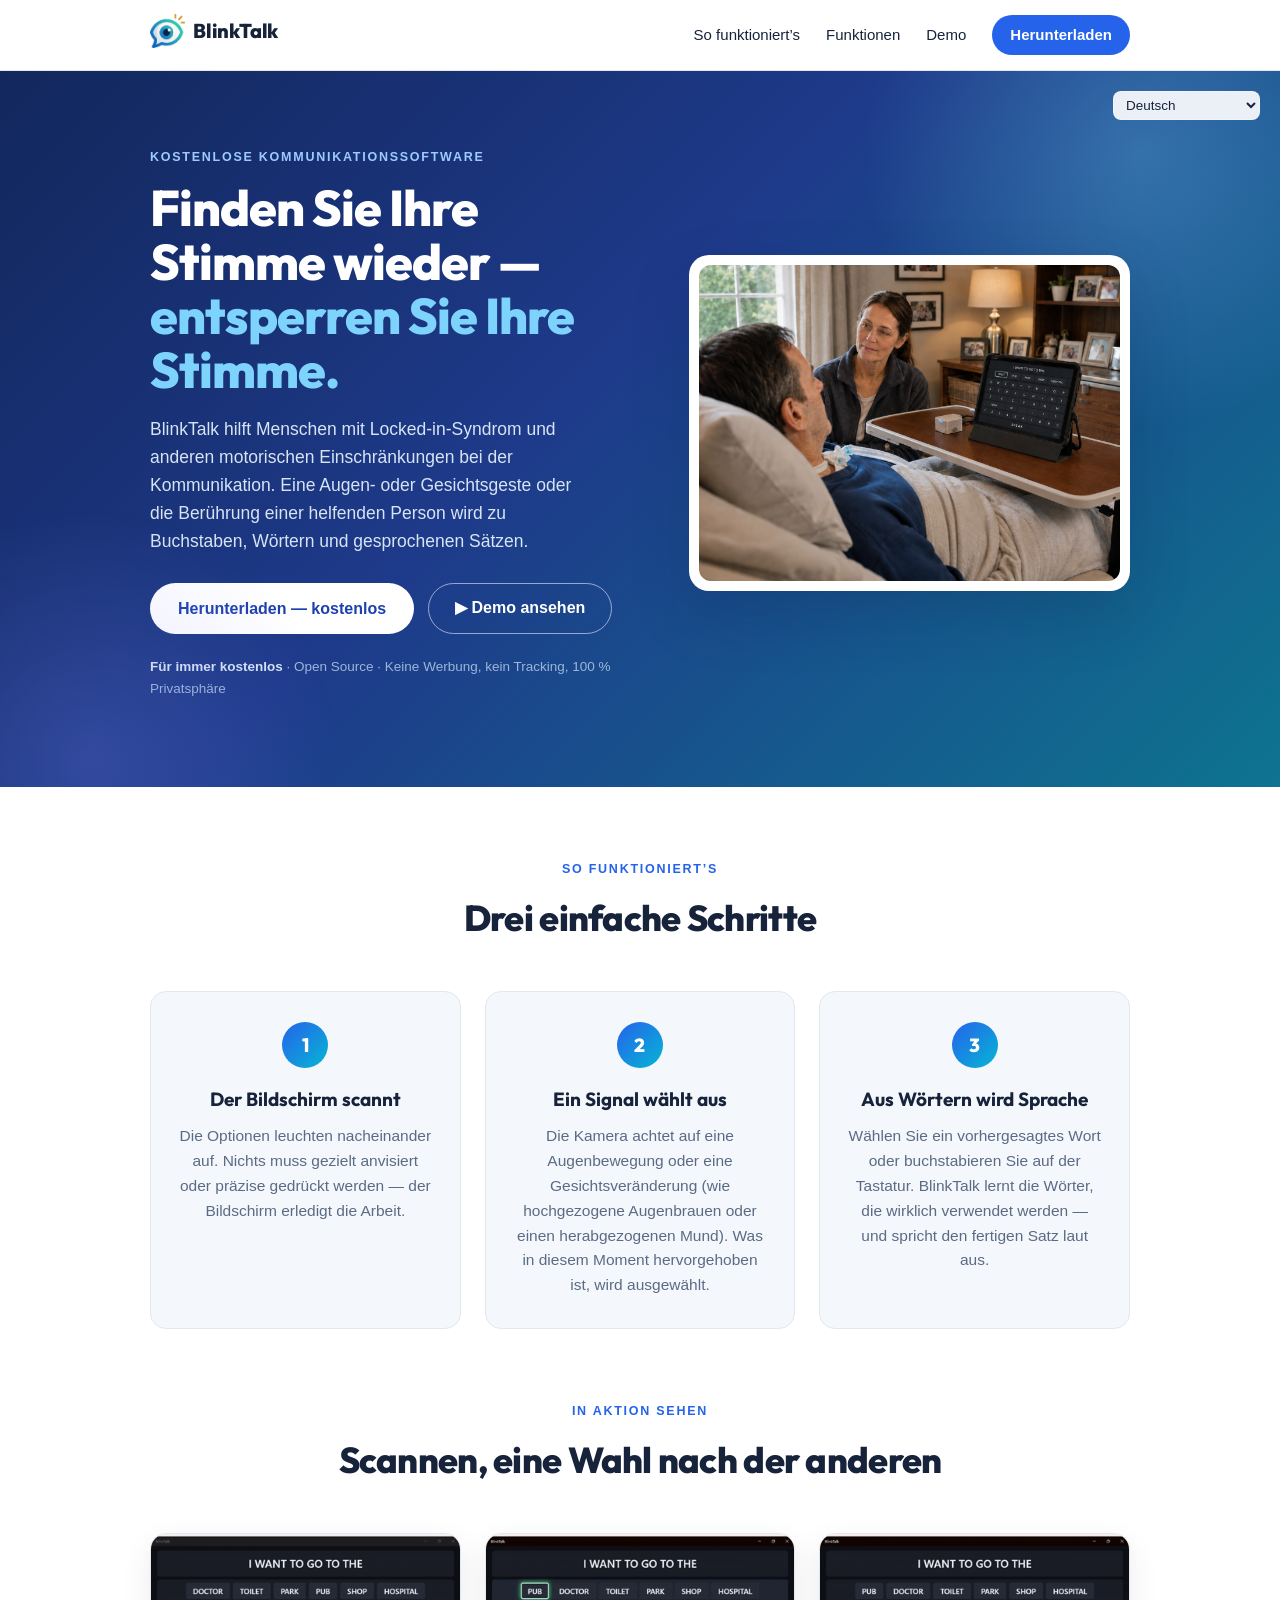
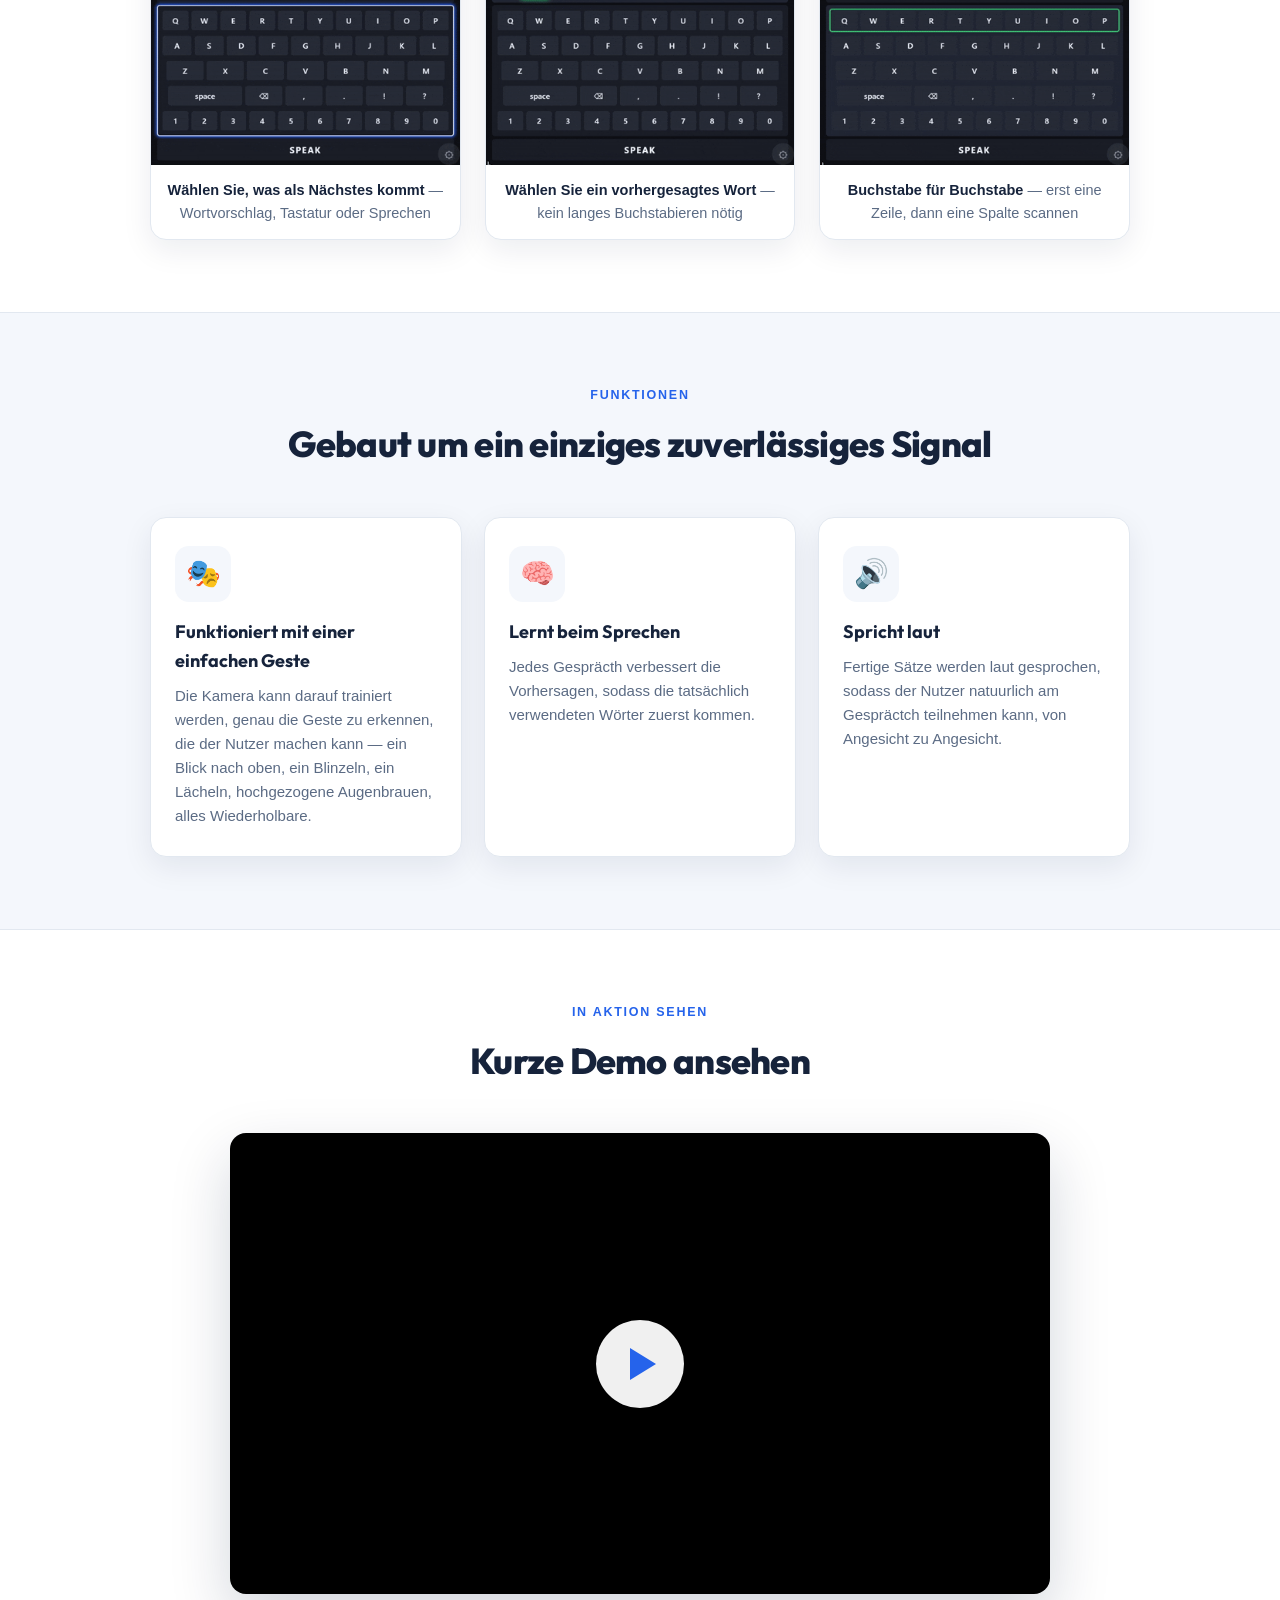
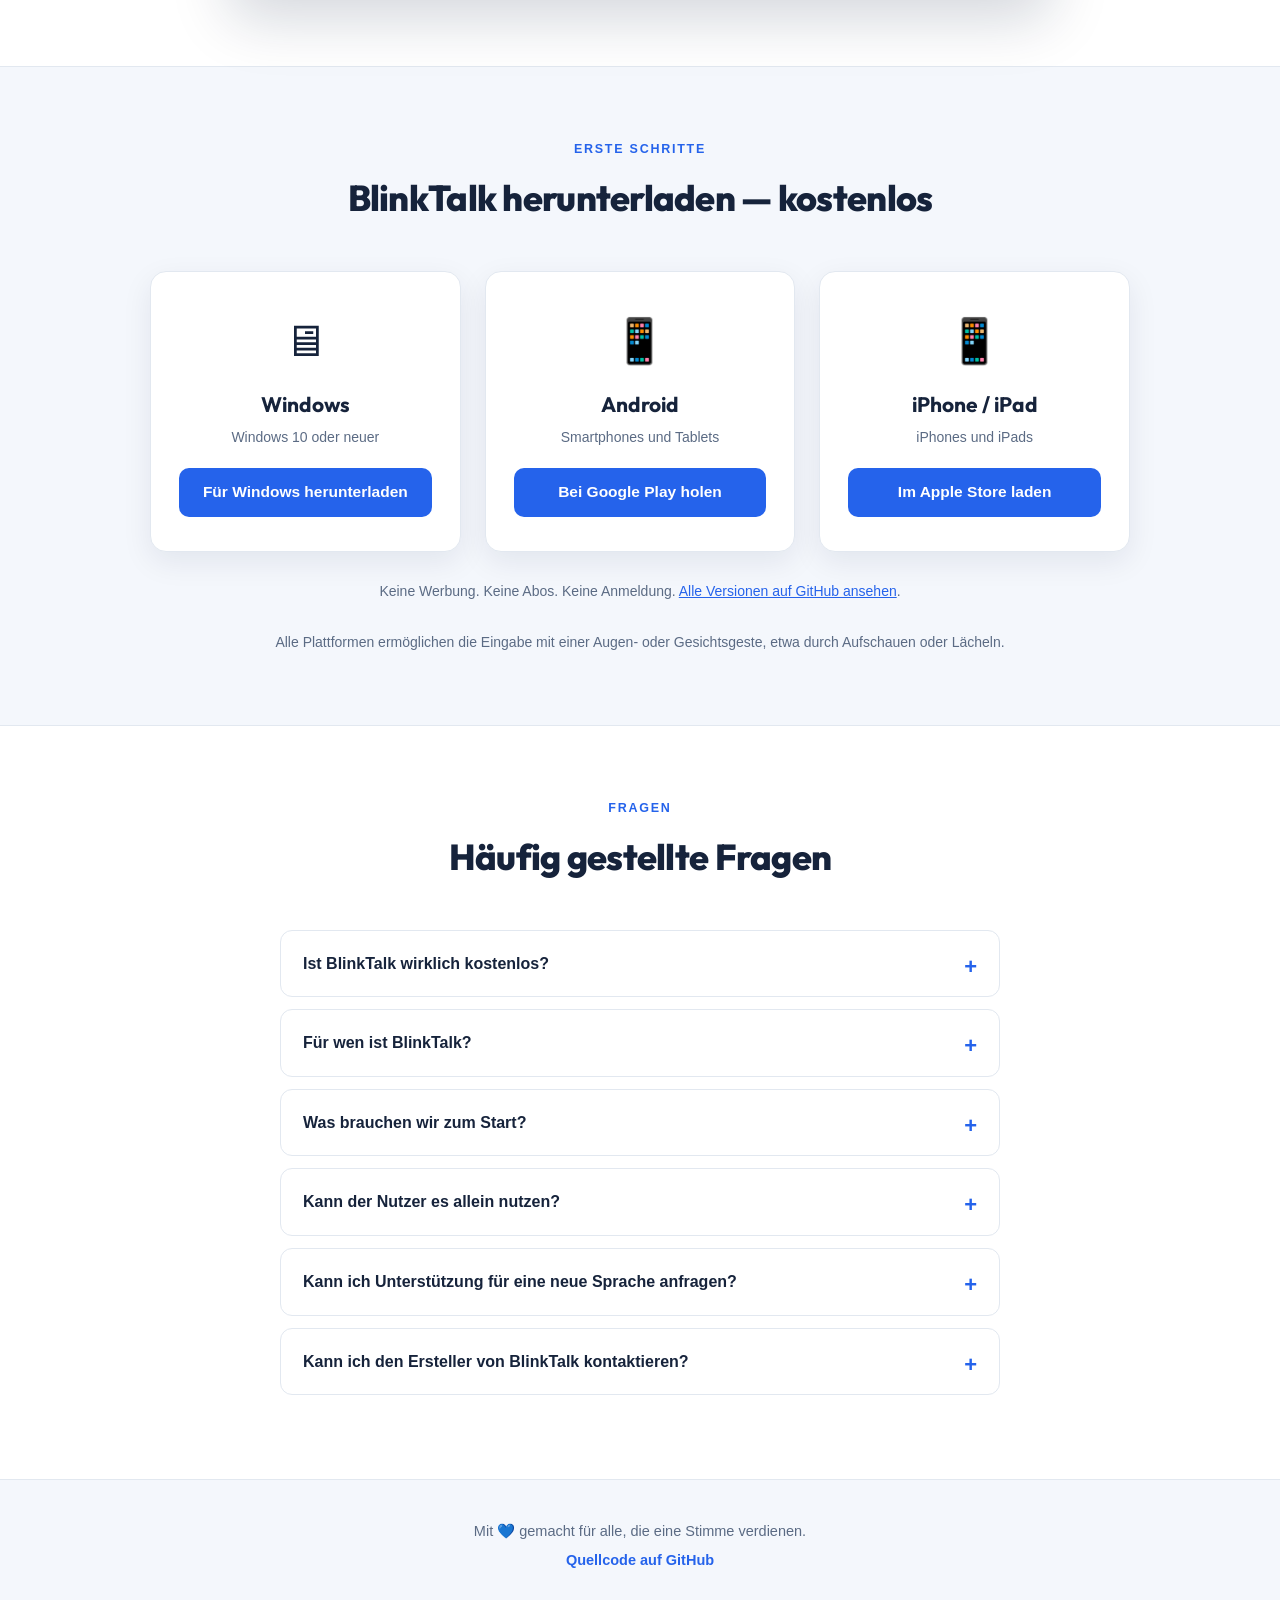
<file: docs/index-de.html>
﻿<!DOCTYPE html>
<html lang="de">
<head>
    <meta charset="utf-8">
    <meta name="viewport" content="width=device-width, initial-scale=1">
    <title>BlinkTalk — Sprechen Sie wieder, entfesseln Sie Ihre Stimme</title>
    <meta name="description" content="BlinkTalk ist eine kostenlose Kommunikationssoftware für Menschen mit Locked-in-Syndrom. Eine Augen- oder Gesichtsgeste oder Berührung wird zu Buchstaben, Wörtern und gesprochenen Sätzen.">
    <meta property="og:title" content="BlinkTalk — Sprechen Sie wieder, entfesseln Sie Ihre Stimme">
    <meta property="og:description" content="Kostenlose Kommunikationssoftware für Menschen mit Locked-in-Syndrom. Eine Augen- oder Gesichtsgeste oder Berührung wird zu Buchstaben, Wörtern und gesprochenen Sätzen.">
    <meta property="og:type" content="website">
    <meta property="og:url" content="https://mrpmorris.github.io/BlinkTalk/">
    <meta property="og:image" content="https://mrpmorris.github.io/BlinkTalk/images/Illustration.png">
    <meta name="theme-color" content="#1e3a8a">
    <link rel="icon" type="image/png" href="images/BlinkTalkLogo.png">
    <link rel="preconnect" href="https://fonts.googleapis.com">
    <link rel="preconnect" href="https://fonts.gstatic.com" crossorigin>
    <link href="https://fonts.googleapis.com/css2?family=Outfit:wght@500;600;700;800&display=swap" rel="stylesheet">
    <link rel="stylesheet" href="shared.css">
    <style>
        .hero-copy > *, .hero-art { animation: fadeUp 0.8s ease both; }
        .hero-copy > *:nth-child(2) { animation-delay: 0.08s; }
        .hero-copy > *:nth-child(3) { animation-delay: 0.16s; }
        .hero-copy > *:nth-child(4) { animation-delay: 0.24s; }
        .hero-copy > *:nth-child(5) { animation-delay: 0.32s; }
        .hero-art { animation-delay: 0.2s; }
    </style>
</head>
<body>

<header class="nav">
    <div class="container nav-inner">
        <div class="nav-left">
            <a class="brand" href="#top"><img class="brand-logo" src="images/BlinkTalkLogo.png" alt="">BlinkTalk</a>
        </div>
        <nav class="nav-links">
            <a href="#how-it-works">So funktioniert&rsquo;s</a>
            <a href="#features">Funktionen</a>
            <a href="#demo">Demo</a>
            <a href="#download" class="nav-cta">Herunterladen</a>
        </nav>
    </div>
</header>

<section class="hero" id="top">
    <div class="hero-lang">
        <select id="lang-select" aria-label="Sprache wählen">
            <option value="index.html">English</option>
            <option value="index-fr.html">Fran&ccedil;ais</option>
            <option value="index-es.html">Espa&ntilde;ol</option>
            <option value="index-de.html" selected>Deutsch</option>
            <option value="index-pt.html">Portugu&ecirc;s</option>
            <option value="index-pt-br.html">Portugu&ecirc;s (Brasil)</option>
            <option value="index-ar.html">&#1575;&#1604;&#1593;&#1585;&#1576;&#1610;&#1577;</option>
        </select>
    </div>
    <div class="container hero-grid">
        <div class="hero-copy">
            <p class="eyebrow">Kostenlose Kommunikationssoftware</p>
            <h1>Finden Sie Ihre Stimme wieder &mdash; <span class="accent">entsperren Sie Ihre Stimme.</span></h1>
            <p class="subtitle">BlinkTalk hilft Menschen mit Locked-in-Syndrom und anderen motorischen Einschränkungen bei der Kommunikation. Eine Augen- oder Gesichtsgeste oder die Berührung einer helfenden Person wird zu Buchstaben, Wörtern und gesprochenen Sätzen.</p>
            <div class="hero-ctas">
                <a class="btn-light" href="#download">Herunterladen &mdash; kostenlos</a>
                <a class="btn-outline" href="#demo">&#9654; Demo ansehen</a>
            </div>
            <p class="trust"><strong>Für immer kostenlos</strong> &middot; Open Source &middot; Keine Werbung, kein Tracking, 100 % Privatsphäre</p>
        </div>
        <div class="hero-art">
            <div class="screen-card">
                <img src="images/Illustration.png" alt="Ein BlinkTalk-Bildschirm mit den Schaltflächen für Wortvorschläge, Tastatur und Sprechen">
            </div>
        </div>
    </div>
</section>

<section id="how-it-works">
    <div class="container">
        <div class="section-title reveal">
            <span class="kicker">So funktioniert&rsquo;s</span>
            <h2>Drei einfache Schritte</h2>
        </div>
        <div class="steps">
            <div class="step reveal">
                <div class="step-number">1</div>
                <h3>Der Bildschirm scannt</h3>
                <p>Die Optionen leuchten nacheinander auf. Nichts muss gezielt anvisiert oder präzise gedrückt werden &mdash; der Bildschirm erledigt die Arbeit.</p>
            </div>
            <div class="step reveal" style="transition-delay: 0.1s;">
                <div class="step-number">2</div>
                <h3>Ein Signal wählt aus</h3>
                <p>Die Kamera achtet auf eine Augenbewegung oder eine Gesichtsveränderung (wie hochgezogene Augenbrauen oder einen herabgezogenen Mund). Was in diesem Moment hervorgehoben ist, wird ausgewählt.</p>
            </div>
            <div class="step reveal" style="transition-delay: 0.2s;">
                <div class="step-number">3</div>
                <h3>Aus Wörtern wird Sprache</h3>
                <p>Wählen Sie ein vorhergesagtes Wort oder buchstabieren Sie auf der Tastatur. BlinkTalk lernt die Wörter, die wirklich verwendet werden &mdash; und spricht den fertigen Satz laut aus.</p>
            </div>
        </div>

        <div class="section-title reveal" style="margin-top: 72px;">
            <span class="kicker">In Aktion sehen</span>
            <h2>Scannen, eine Wahl nach der anderen</h2>
        </div>
        <div class="action-grid">
            <figure class="action-card reveal">
                <img src="images/Demo-01-TopLevel.gif" alt="Animation: Auswahl zwischen Wortvorschlägen, Tastatur und Sprechen auf oberster Ebene" loading="lazy">
                <figcaption><strong>Wählen Sie, was als Nächstes kommt</strong> &mdash; Wortvorschlag, Tastatur oder Sprechen</figcaption>
            </figure>
            <figure class="action-card reveal" style="transition-delay: 0.1s;">
                <img src="images/Demo-02-SelectWord.gif" alt="Animation: Auswahl eines vorhergesagten Wortes aus einer Reihe von Vorschlägen" loading="lazy">
                <figcaption><strong>Wählen Sie ein vorhergesagtes Wort</strong> &mdash; kein langes Buchstabieren nötig</figcaption>
            </figure>
            <figure class="action-card reveal" style="transition-delay: 0.2s;">
                <img src="images/Demo-03-TypeWord.gif" alt="Animation: Scannen der Tastaturzeilen und -spalten zum Buchstabieren eines Wortes" loading="lazy">
                <figcaption><strong>Buchstabe für Buchstabe</strong> &mdash; erst eine Zeile, dann eine Spalte scannen</figcaption>
            </figure>
        </div>
    </div>
</section>

<section id="features" style="background: var(--soft); border-top: 1px solid var(--border); border-bottom: 1px solid var(--border);">
    <div class="container">
        <div class="section-title reveal">
            <span class="kicker">Funktionen</span>
            <h2>Gebaut um ein einziges zuverlässiges Signal</h2>
        </div>
        <div class="features">
            <div class="feature reveal">
                <div class="icon">&#127917;</div>
                <h3>Funktioniert mit einer einfachen Geste</h3>
                <p>Die Kamera kann darauf trainiert werden, genau die Geste zu erkennen, die der Nutzer machen kann &mdash; ein Blick nach oben, ein Blinzeln, ein Lächeln, hochgezogene Augenbrauen, alles Wiederholbare.</p>
            </div>
            <div class="feature reveal" style="transition-delay: 0.1s;">
                <div class="icon">&#129504;</div>
                <h3>Lernt beim Sprechen</h3>
                <p>Jedes Gespräcth verbessert die Vorhersagen, sodass die tatsächlich verwendeten Wörter zuerst kommen.</p>
            </div>
            <div class="feature reveal" style="transition-delay: 0.2s;">
                <div class="icon">&#128266;</div>
                <h3>Spricht laut</h3>
                <p>Fertige Sätze werden laut gesprochen, sodass der Nutzer natuurlich am Gespräctch teilnehmen kann, von Angesicht zu Angesicht.</p>
            </div>
        </div>
    </div>
</section>


<section id="demo">
    <div class="container">
        <div class="section-title reveal">
            <span class="kicker">In Aktion sehen</span>
            <h2>Kurze Demo ansehen</h2>
        </div>
        <div class="video-lite reveal" style="background-image: url('https://i.ytimg.com/vi/2V63N7nyiWE/hqdefault.jpg');" role="button" tabindex="0" aria-label="BlinkTalk-Demonstrationsvideo auf YouTube abspielen">
            <button type="button" class="play-btn" aria-label="BlinkTalk-Demonstrationsvideo auf YouTube abspielen">
                <span class="circle"></span>
            </button>
        </div>
    </div>
</section>

<section id="download" style="background: var(--soft); border-top: 1px solid var(--border); border-bottom: 1px solid var(--border);">
    <div class="container">
        <div class="section-title reveal">
            <span class="kicker">Erste Schritte</span>
            <h2>BlinkTalk herunterladen &mdash; kostenlos</h2>
        </div>
        <div class="downloads">
            <div class="download-card reveal">
                <div class="icon">&#128421;</div>
                <h3>Windows</h3>
                <p class="note">Windows 10 oder neuer</p>
                <a class="btn" href="https://github.com/mrpmorris/BlinkTalk/releases/latest/download/BlinkTalk-windows.msi">Für Windows herunterladen</a>
            </div>
            <div class="download-card reveal" style="transition-delay: 0.1s;">
                <div class="icon">&#128241;</div>
                <h3>Android</h3>
                <p class="note">Smartphones und Tablets</p>
                <a class="btn" href="https://play.google.com/store/apps/details?id=com.airsoftwarelimited.blinktalk.app">Bei Google Play holen</a>
            </div>
            <div class="download-card reveal" style="transition-delay: 0.2s;">
                <div class="icon">&#128241;</div>
                <h3>iPhone / iPad</h3>
                <p class="note">iPhones und iPads</p>
                <a class="btn" href="https://apps.apple.com/gb/app/blinktalk-aac/id6806646060">Im Apple Store laden</a>
            </div>
        </div>
        <p class="center-note reveal">Keine Werbung. Keine Abos. Keine Anmeldung. <a href="https://github.com/mrpmorris/BlinkTalk/releases">Alle Versionen auf GitHub ansehen</a>.</p>
        <p class="center-note reveal">Alle Plattformen ermöglichen die Eingabe mit einer Augen- oder Gesichtsgeste, etwa durch Aufschauen oder Lächeln.</p>
    </div>
</section>

<section id="faq">
    <div class="container">
        <div class="section-title reveal">
            <span class="kicker">Fragen</span>
            <h2>Häufig gestellte Fragen</h2>
        </div>
        <div class="faq reveal">
            <details>
                <summary>Ist BlinkTalk wirklich kostenlos?</summary>
                <p>Ja. BlinkTalk ist kostenlos and Open Source &mdash; keine Werbung, keine Abos, keine versteckten Kosten. Es wurde für einen Freund mit Locked-in-Syndrom geschrieben and wird verschenkt, damit alle, die es brauchen, es nutzen können.</p>
            </details>
            <details>
                <summary>Für wen ist BlinkTalk?</summary>
                <p>Für Menschen mit Locked-in-Syndrom oder anderen Erkrankungen, die weder Berührung, Tastatur noch ihre Stimme nutzen können &mdash; und für Familienangehörige, Pflegende und Therapeuten, die ihnen bei der Kommunikation helfen.</p>
            </details>
            <details>
                <summary>Was brauchen wir zum Start?</summary>
                <p>Einen Windows-Computer, ein Android-Tablet/Smartphone oder ein iPhone/iPad. Der Nutzer kommuniziert mit einem Signal, das er wiederholen kann &mdash; eine Augen- oder Gesichtsgeste &mdash; während die Kamera des Geräts auf die Geste trainiert wird oder eine helfende Person auf den Bildschirm tippt, mit der Maus klickt oder die Leertaste einer physischen Tastatur drückt.</p>
            </details>
            <details>
                <summary>Kann der Nutzer es allein nutzen?</summary>
                <p>Ja. Sobald die Kamera auf ihre Geste trainiert ist, reicht eine Augen- oder Gesichtsgeste zum Auswählen. Eine helfende Person wird nur für den Einrichtungsprozess benötigt, wenn die App startet.</p>
            </details>
            <details>
                <summary>Kann ich Unterstützung für eine neue Sprache anfragen?</summary>
                <p>Ja. Sie können Unterstützung für eine neue Sprache per E-Mail anfragen &mdash; <a href="mailto:mrpmorris@gmail.com?subject=BlinkTalk:%20Language%20support%20request">mrpmorris@gmail.com</a></p>
            </details>
            <details>
                <summary>Kann ich den Ersteller von BlinkTalk kontaktieren?</summary>
                <p>Sie können Peter Morris per E-Mail kontaktieren &mdash; <a href="mailto:mrpmorris@gmail.com?subject=BlinkTalk">mrpmorris@gmail.com</a></p>
            </details>
        </div>
    </div>
</section>

<footer>
    <p>Mit &#128153; gemacht für alle, die eine Stimme verdienen.</p>
    <p style="margin-top: 6px;"><a href="https://github.com/mrpmorris/BlinkTalk">Quellcode auf GitHub</a></p>
</footer>

<script src="shared.js"></script>

</body>
</html>
</file>
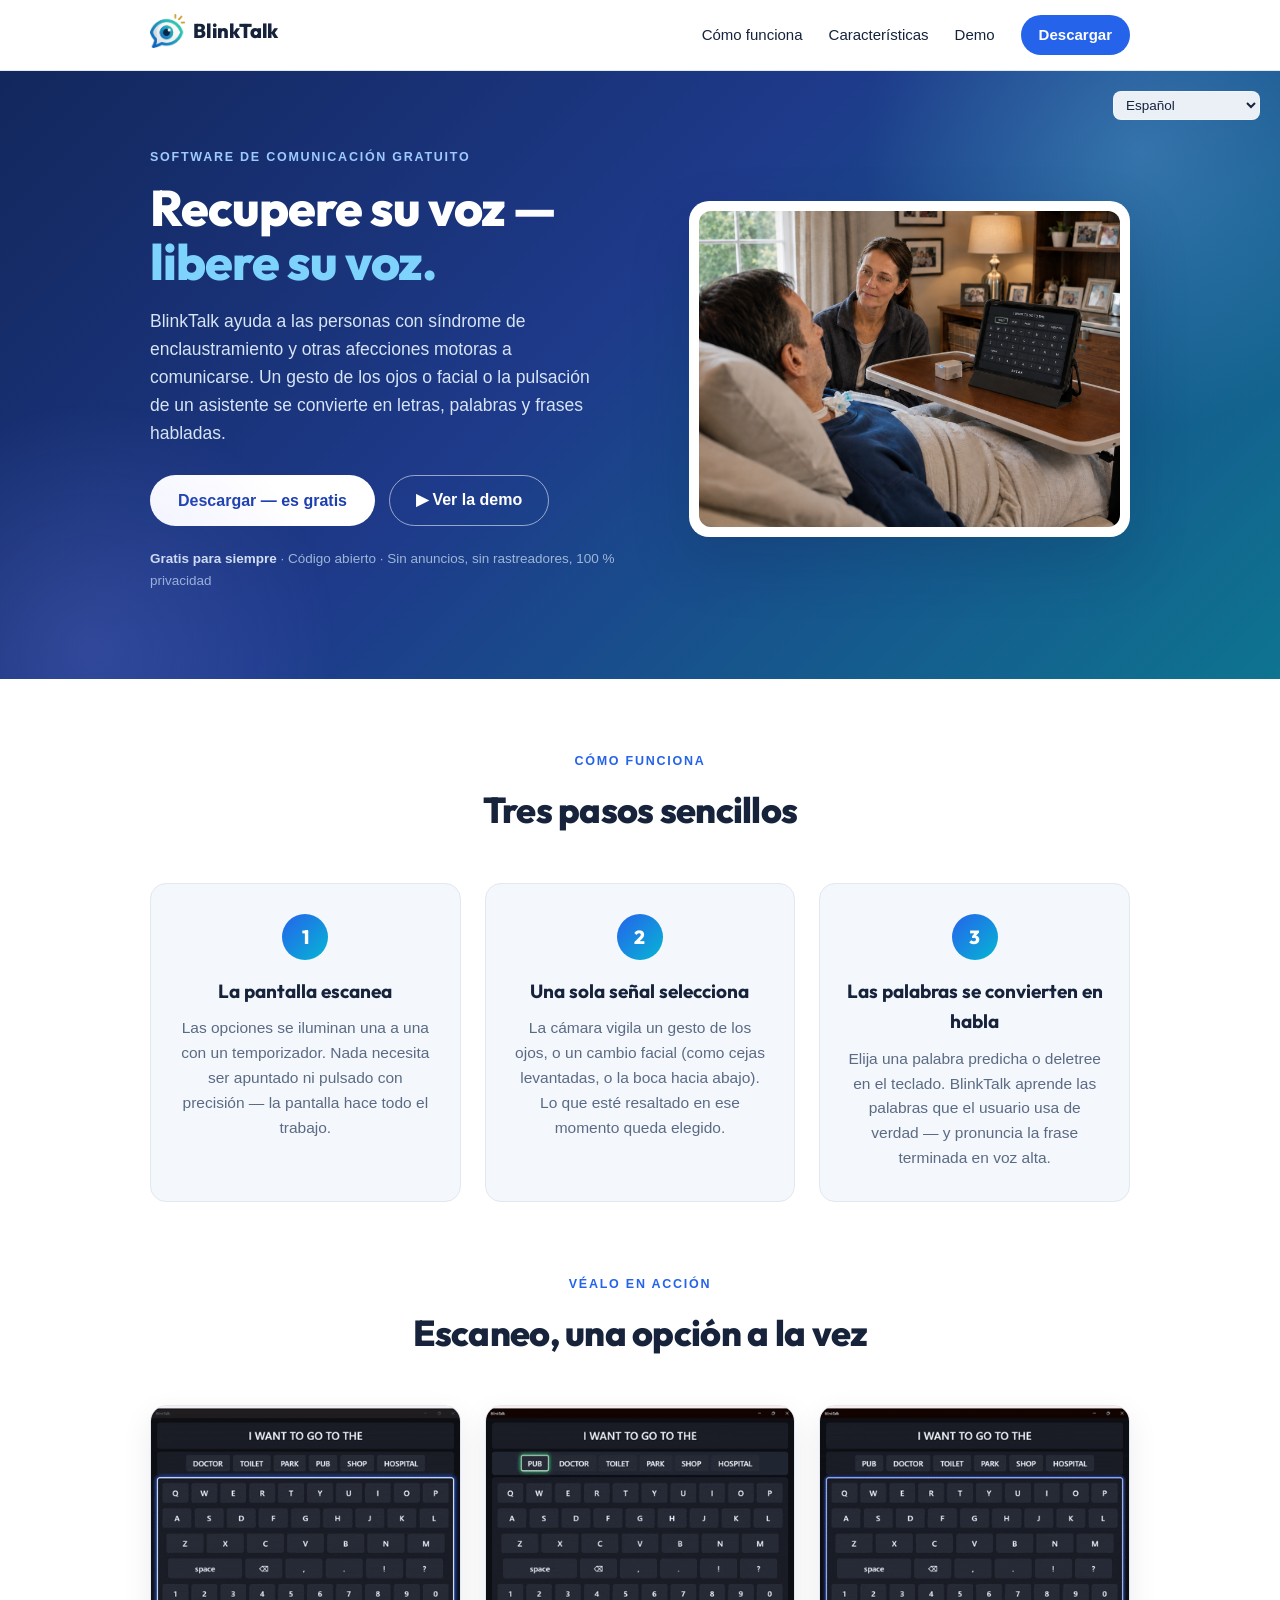
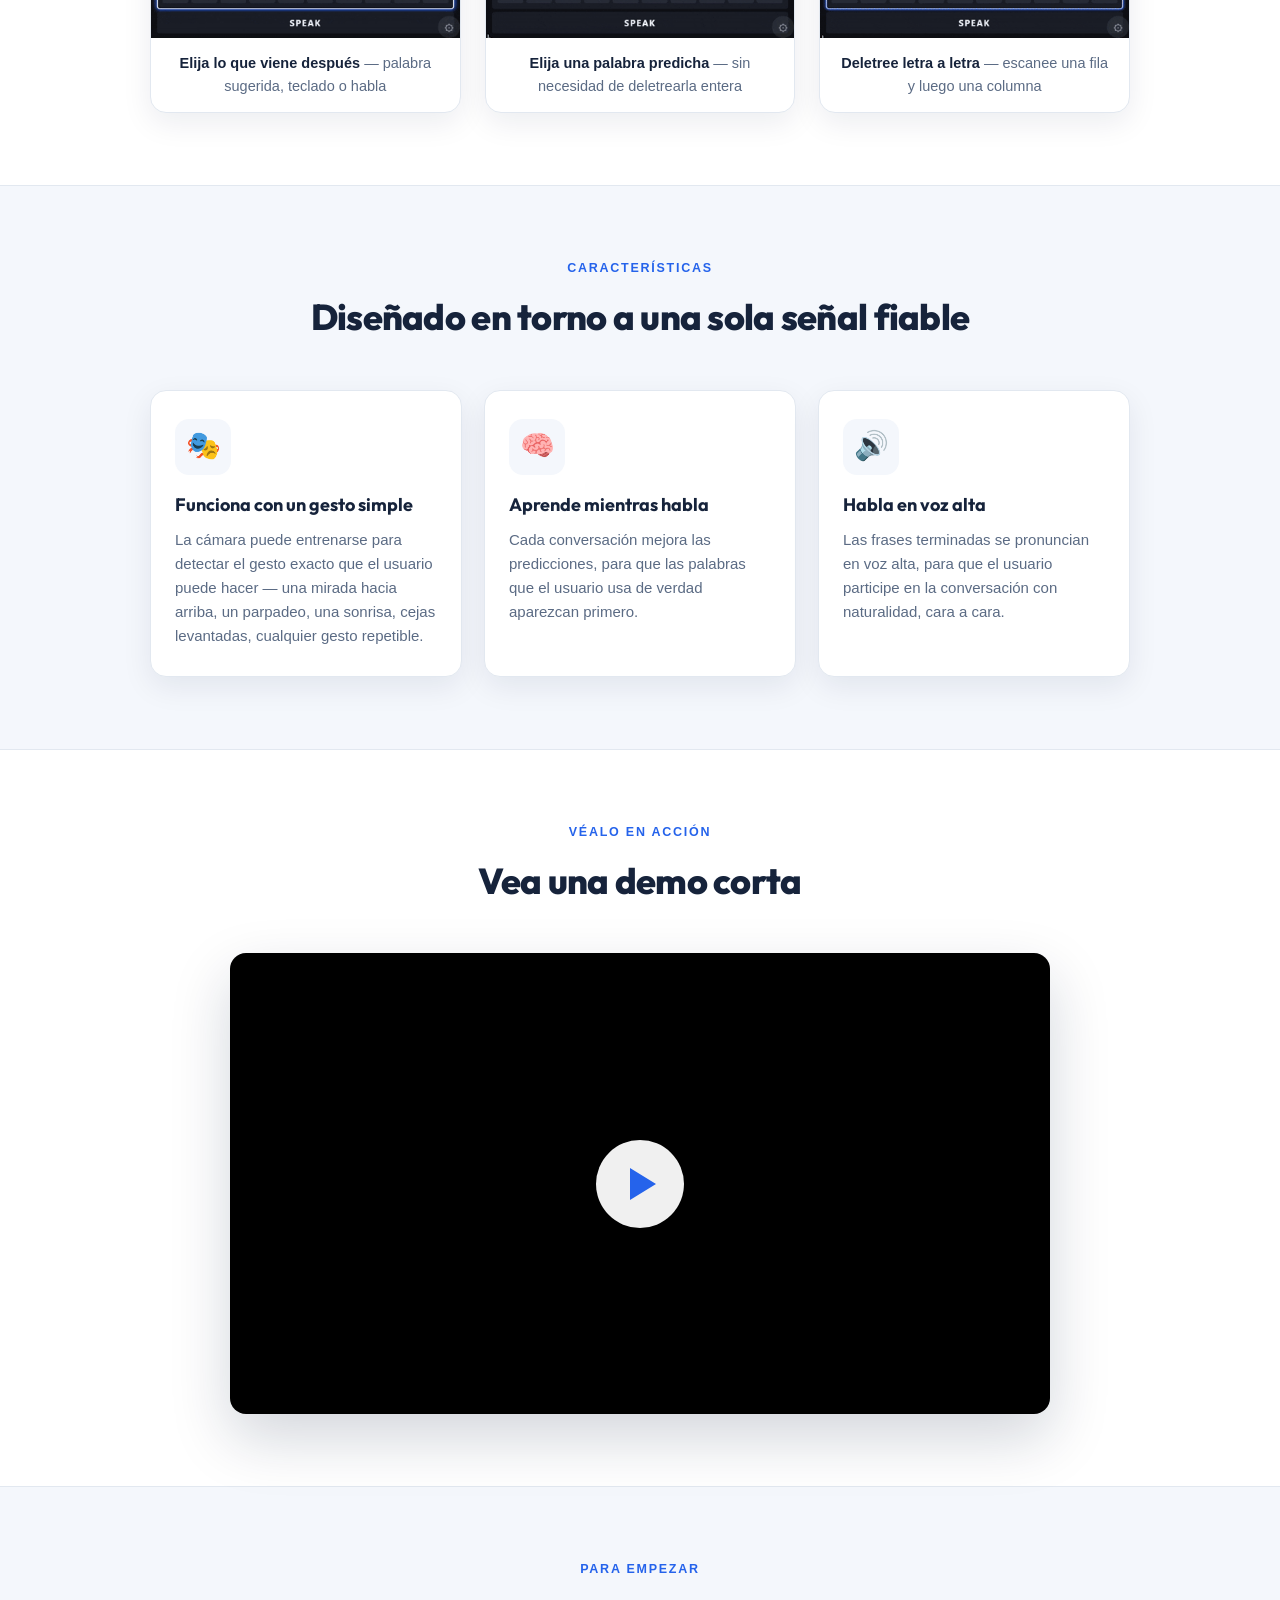
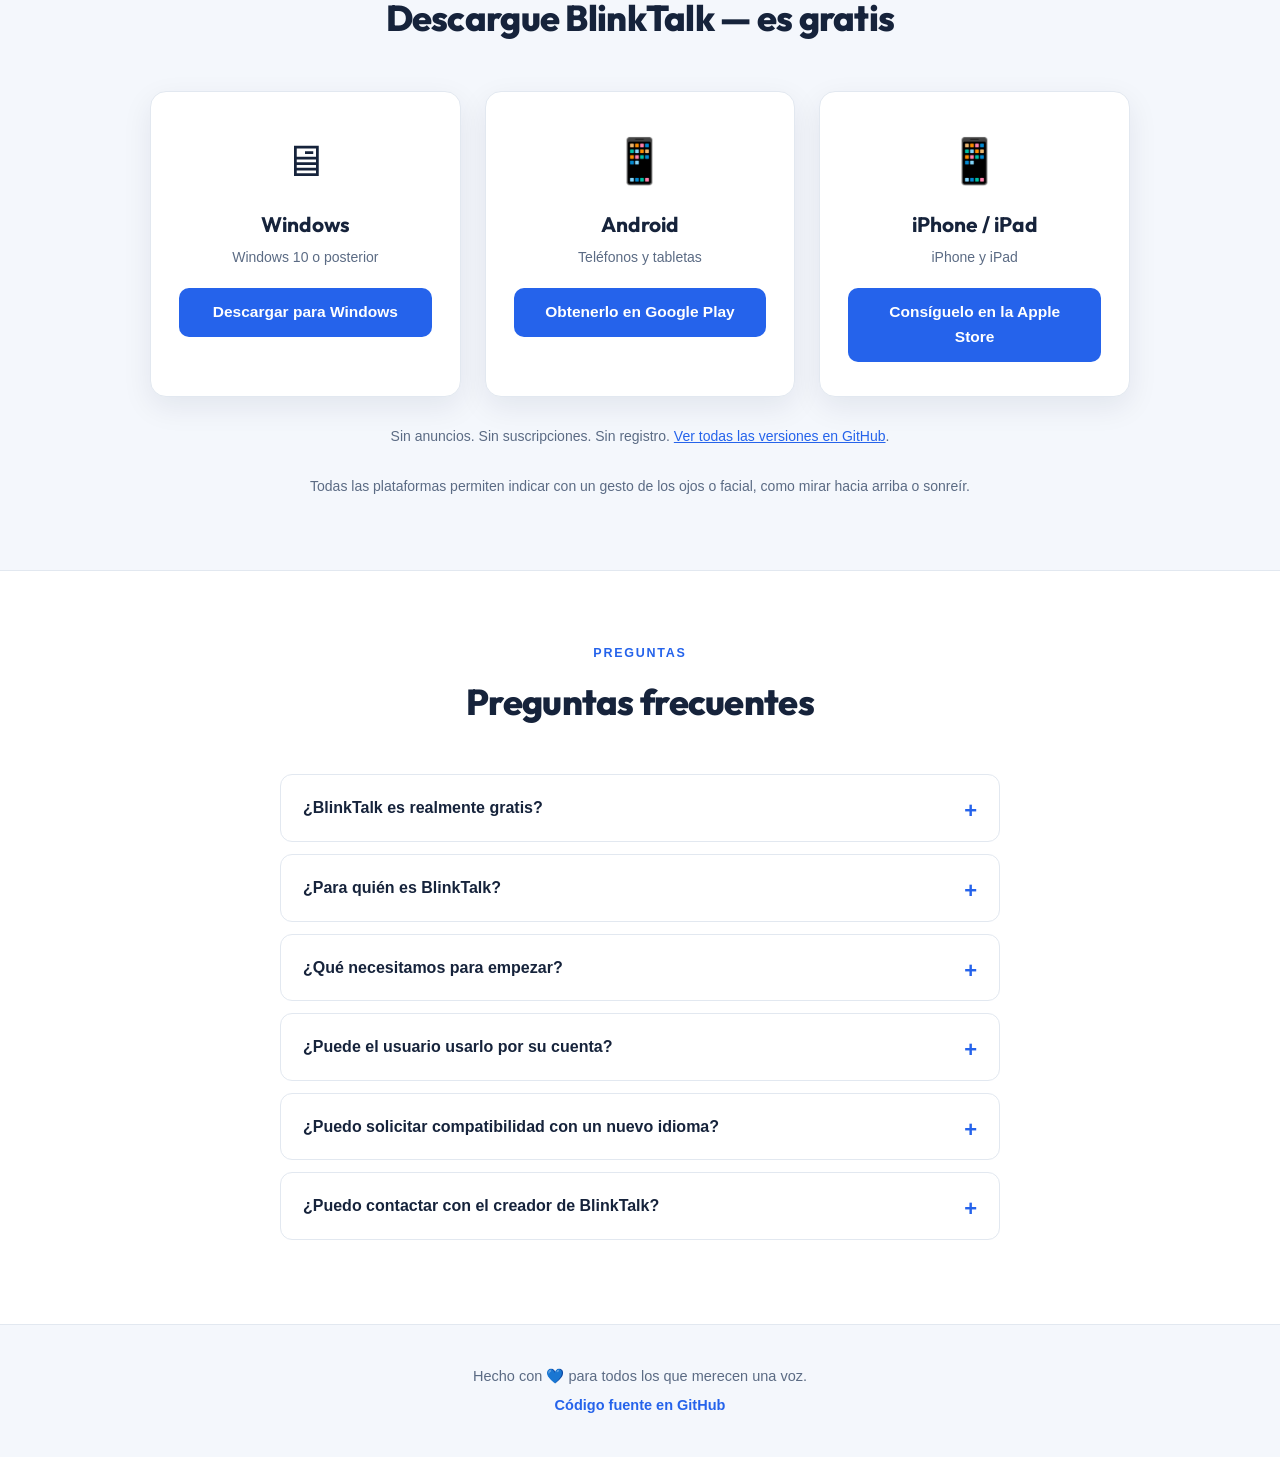
<file: docs/index-es.html>
﻿<!DOCTYPE html>
<html lang="es">
<head>
    <meta charset="utf-8">
    <meta name="viewport" content="width=device-width, initial-scale=1">
    <title>BlinkTalk — Vuelve a hablar, libera tu voz</title>
    <meta name="description" content="BlinkTalk es un software de comunicación gratuito para personas con síndrome de enclaustramiento. Un gesto de los ojos o facial o una pulsación se convierte en letras, palabras y frases habladas.">
    <meta property="og:title" content="BlinkTalk — Vuelve a hablar, libera tu voz">
    <meta property="og:description" content="Software de comunicación gratuito para personas con síndrome de enclaustramiento. Un gesto de los ojos o facial o una pulsación se convierte en letras, palabras y frases habladas.">
    <meta property="og:type" content="website">
    <meta property="og:url" content="https://mrpmorris.github.io/BlinkTalk/">
    <meta property="og:image" content="https://mrpmorris.github.io/BlinkTalk/images/Illustration.png">
    <meta name="theme-color" content="#1e3a8a">
    <link rel="icon" type="image/png" href="images/BlinkTalkLogo.png">
    <link rel="preconnect" href="https://fonts.googleapis.com">
    <link rel="preconnect" href="https://fonts.gstatic.com" crossorigin>
    <link href="https://fonts.googleapis.com/css2?family=Outfit:wght@500;600;700;800&display=swap" rel="stylesheet">
    <link rel="stylesheet" href="shared.css">
    <style>
        .hero-copy > *, .hero-art { animation: fadeUp 0.8s ease both; }
        .hero-copy > *:nth-child(2) { animation-delay: 0.08s; }
        .hero-copy > *:nth-child(3) { animation-delay: 0.16s; }
        .hero-copy > *:nth-child(4) { animation-delay: 0.24s; }
        .hero-copy > *:nth-child(5) { animation-delay: 0.32s; }
        .hero-art { animation-delay: 0.2s; }
    </style>
</head>
<body>

<header class="nav">
    <div class="container nav-inner">
        <div class="nav-left">
            <a class="brand" href="#top"><img class="brand-logo" src="images/BlinkTalkLogo.png" alt="">BlinkTalk</a>
        </div>
        <nav class="nav-links">
            <a href="#how-it-works">Cómo funciona</a>
            <a href="#features">Características</a>
            <a href="#demo">Demo</a>
            <a href="#download" class="nav-cta">Descargar</a>
        </nav>
    </div>
</header>

<section class="hero" id="top">
    <div class="hero-lang">
        <select id="lang-select" aria-label="Elegir idioma">
            <option value="index.html">English</option>
            <option value="index-fr.html">Fran&ccedil;ais</option>
            <option value="index-es.html" selected>Espa&ntilde;ol</option>
            <option value="index-de.html">Deutsch</option>
            <option value="index-pt.html">Portugu&ecirc;s</option>
            <option value="index-pt-br.html">Portugu&ecirc;s (Brasil)</option>
            <option value="index-ar.html">&#1575;&#1604;&#1593;&#1585;&#1576;&#1610;&#1577;</option>
        </select>
    </div>
    <div class="container hero-grid">
        <div class="hero-copy">
            <p class="eyebrow">Software de comunicación gratuito</p>
            <h1>Recupere su voz &mdash; <span class="accent">libere su voz.</span></h1>
            <p class="subtitle">BlinkTalk ayuda a las personas con síndrome de enclaustramiento y otras afecciones motoras a comunicarse. Un gesto de los ojos o facial o la pulsación de un asistente se convierte en letras, palabras y frases habladas.</p>
            <div class="hero-ctas">
                <a class="btn-light" href="#download">Descargar &mdash; es gratis</a>
                <a class="btn-outline" href="#demo">&#9654; Ver la demo</a>
            </div>
            <p class="trust"><strong>Gratis para siempre</strong> &middot; Código abierto &middot; Sin anuncios, sin rastreadores, 100 % privacidad</p>
        </div>
        <div class="hero-art">
            <div class="screen-card">
                <img src="images/Illustration.png" alt="Una pantalla de BlinkTalk que muestra los botones de sugerencia de palabras, teclado y habla">
            </div>
        </div>
    </div>
</section>

<section id="how-it-works">
    <div class="container">
        <div class="section-title reveal">
            <span class="kicker">Cómo funciona</span>
            <h2>Tres pasos sencillos</h2>
        </div>
        <div class="steps">
            <div class="step reveal">
                <div class="step-number">1</div>
                <h3>La pantalla escanea</h3>
                <p>Las opciones se iluminan una a una con un temporizador. Nada necesita ser apuntado ni pulsado con precisión &mdash; la pantalla hace todo el trabajo.</p>
            </div>
            <div class="step reveal" style="transition-delay: 0.1s;">
                <div class="step-number">2</div>
                <h3>Una sola señal selecciona</h3>
                <p>La cámara vigila un gesto de los ojos, o un cambio facial (como cejas levantadas, o la boca hacia abajo). Lo que esté resaltado en ese momento queda elegido.</p>
            </div>
            <div class="step reveal" style="transition-delay: 0.2s;">
                <div class="step-number">3</div>
                <h3>Las palabras se convierten en habla</h3>
                <p>Elija una palabra predicha o deletree en el teclado. BlinkTalk aprende las palabras que el usuario usa de verdad &mdash; y pronuncia la frase terminada en voz alta.</p>
            </div>
        </div>

        <div class="section-title reveal" style="margin-top: 72px;">
            <span class="kicker">Véalo en acción</span>
            <h2>Escaneo, una opción a la vez</h2>
        </div>
        <div class="action-grid">
            <figure class="action-card reveal">
                <img src="images/Demo-01-TopLevel.gif" alt="Animación: elección entre sugerencias de palabras, teclado y habla en el nivel superior" loading="lazy">
                <figcaption><strong>Elija lo que viene después</strong> &mdash; palabra sugerida, teclado o habla</figcaption>
            </figure>
            <figure class="action-card reveal" style="transition-delay: 0.1s;">
                <img src="images/Demo-02-SelectWord.gif" alt="Animación: elegir una palabra predicha de una fila de sugerencias" loading="lazy">
                <figcaption><strong>Elija una palabra predicha</strong> &mdash; sin necesidad de deletrearla entera</figcaption>
            </figure>
            <figure class="action-card reveal" style="transition-delay: 0.2s;">
                <img src="images/Demo-03-TypeWord.gif" alt="Animación: escaneo de filas y columnas del teclado para deletrear una palabra" loading="lazy">
                <figcaption><strong>Deletree letra a letra</strong> &mdash; escanee una fila y luego una columna</figcaption>
            </figure>
        </div>
    </div>
</section>

<section id="features" style="background: var(--soft); border-top: 1px solid var(--border); border-bottom: 1px solid var(--border);">
    <div class="container">
        <div class="section-title reveal">
            <span class="kicker">Características</span>
            <h2>Diseñado en torno a una sola señal fiable</h2>
        </div>
        <div class="features">
            <div class="feature reveal">
                <div class="icon">&#127917;</div>
                <h3>Funciona con un gesto simple</h3>
                <p>La cámara puede entrenarse para detectar el gesto exacto que el usuario puede hacer &mdash; una mirada hacia arriba, un parpadeo, una sonrisa, cejas levantadas, cualquier gesto repetible.</p>
            </div>
            <div class="feature reveal" style="transition-delay: 0.1s;">
                <div class="icon">&#129504;</div>
                <h3>Aprende mientras habla</h3>
                <p>Cada conversación mejora las predicciones, para que las palabras que el usuario usa de verdad aparezcan primero.</p>
            </div>
            <div class="feature reveal" style="transition-delay: 0.2s;">
                <div class="icon">&#128266;</div>
                <h3>Habla en voz alta</h3>
                <p>Las frases terminadas se pronuncian en voz alta, para que el usuario participe en la conversación con naturalidad, cara a cara.</p>
            </div>
        </div>
    </div>
</section>


<section id="demo">
    <div class="container">
        <div class="section-title reveal">
            <span class="kicker">Véalo en acción</span>
            <h2>Vea una demo corta</h2>
        </div>
        <div class="video-lite reveal" style="background-image: url('https://i.ytimg.com/vi/2V63N7nyiWE/hqdefault.jpg');" role="button" tabindex="0" aria-label="Reproducir el vídeo de demostración de BlinkTalk en YouTube">
            <button type="button" class="play-btn" aria-label="Reproducir el vídeo de demostración de BlinkTalk en YouTube">
                <span class="circle"></span>
            </button>
        </div>
    </div>
</section>

<section id="download" style="background: var(--soft); border-top: 1px solid var(--border); border-bottom: 1px solid var(--border);">
    <div class="container">
        <div class="section-title reveal">
            <span class="kicker">Para empezar</span>
            <h2>Descargue BlinkTalk &mdash; es gratis</h2>
        </div>
        <div class="downloads">
            <div class="download-card reveal">
                <div class="icon">&#128421;</div>
                <h3>Windows</h3>
                <p class="note">Windows 10 o posterior</p>
                <a class="btn" href="https://github.com/mrpmorris/BlinkTalk/releases/latest/download/BlinkTalk-windows.msi">Descargar para Windows</a>
            </div>
            <div class="download-card reveal" style="transition-delay: 0.1s;">
                <div class="icon">&#128241;</div>
                <h3>Android</h3>
                <p class="note">Teléfonos y tabletas</p>
                <a class="btn" href="https://play.google.com/store/apps/details?id=com.airsoftwarelimited.blinktalk.app">Obtenerlo en Google Play</a>
            </div>
            <div class="download-card reveal" style="transition-delay: 0.2s;">
                <div class="icon">&#128241;</div>
                <h3>iPhone / iPad</h3>
                <p class="note">iPhone y iPad</p>
                <a class="btn" href="https://apps.apple.com/gb/app/blinktalk-aac/id6806646060">Consíguelo en la Apple Store</a>
            </div>
        </div>
        <p class="center-note reveal">Sin anuncios. Sin suscripciones. Sin registro. <a href="https://github.com/mrpmorris/BlinkTalk/releases">Ver todas las versiones en GitHub</a>.</p>
        <p class="center-note reveal">Todas las plataformas permiten indicar con un gesto de los ojos o facial, como mirar hacia arriba o sonreír.</p>
    </div>
</section>

<section id="faq">
    <div class="container">
        <div class="section-title reveal">
            <span class="kicker">Preguntas</span>
            <h2>Preguntas frecuentes</h2>
        </div>
        <div class="faq reveal">
            <details>
                <summary>¿BlinkTalk es realmente gratis?</summary>
                <p>Sí. BlinkTalk es gratis y de código abierto &mdash; sin anuncios, sin suscripciones, sin costes ocultos. Fue escrito para un amigo con síndrome de enclaustramiento y se ofrece gratuitamente para que cualquiera que lo necesite pueda usarlo.</p>
            </details>
            <details>
                <summary>¿Para quién es BlinkTalk?</summary>
                <p>Es para personas con síndrome de enclaustramiento u otras afecciones que no pueden usar el tacto, un teclado ni su voz &mdash; y para los familiares, cuidadores y terapeutas que les ayudan a comunicarse.</p>
            </details>
            <details>
                <summary>¿Qué necesitamos para empezar?</summary>
                <p>Un ordenador con Windows, una tableta o teléfono Android, o un iPhone/iPad. El usuario se comunica con la señal que pueda repetir &mdash; un gesto de los ojos o facial &mdash; mientras la cámara del dispositivo se entrena para detectar el gesto, o un asistente toca la pantalla, hace clic con el ratón o pulsa la barra espaciadora de un teclado físico.</p>
            </details>
            <details>
                <summary>¿Puede el usuario usarlo por su cuenta?</summary>
                <p>Sí. Una vez que la cámara se ha entrenado con su gesto, un gesto de los ojos o facial basta para seleccionar. Un asistente solo se necesita para el proceso de configuración cuando la aplicación se inicia.</p>
            </details>
            <details>
                <summary>¿Puedo solicitar compatibilidad con un nuevo idioma?</summary>
                <p>Sí. Puede solicitar compatibilidad con un nuevo idioma por correo electrónico &mdash; <a href="mailto:mrpmorris@gmail.com?subject=BlinkTalk:%20Language%20support%20request">mrpmorris@gmail.com</a></p>
            </details>
            <details>
                <summary>¿Puedo contactar con el creador de BlinkTalk?</summary>
                <p>Puede contactar con Peter Morris por correo electrónico &mdash; <a href="mailto:mrpmorris@gmail.com?subject=BlinkTalk">mrpmorris@gmail.com</a></p>
            </details>
        </div>
    </div>
</section>

<footer>
    <p>Hecho con &#128153; para todos los que merecen una voz.</p>
    <p style="margin-top: 6px;"><a href="https://github.com/mrpmorris/BlinkTalk">Código fuente en GitHub</a></p>
</footer>

<script src="shared.js"></script>

</body>
</html>
</file>
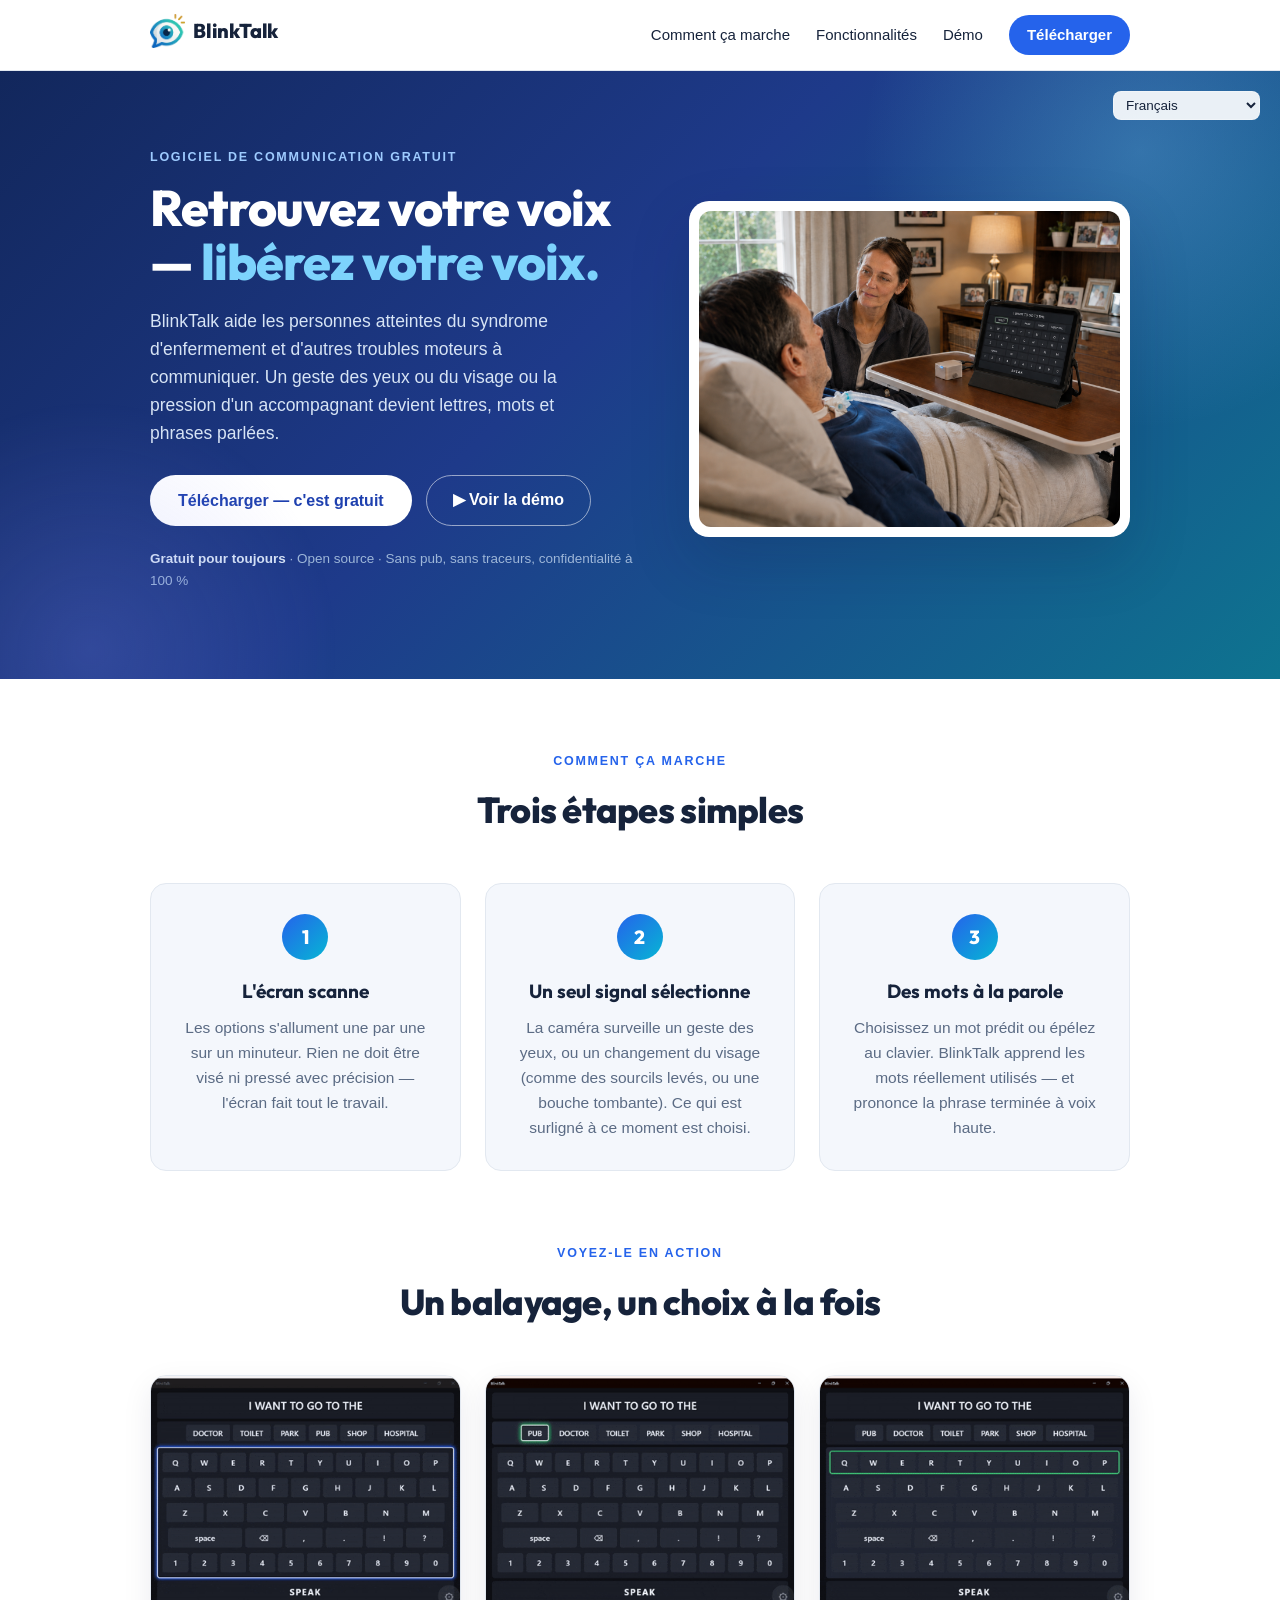
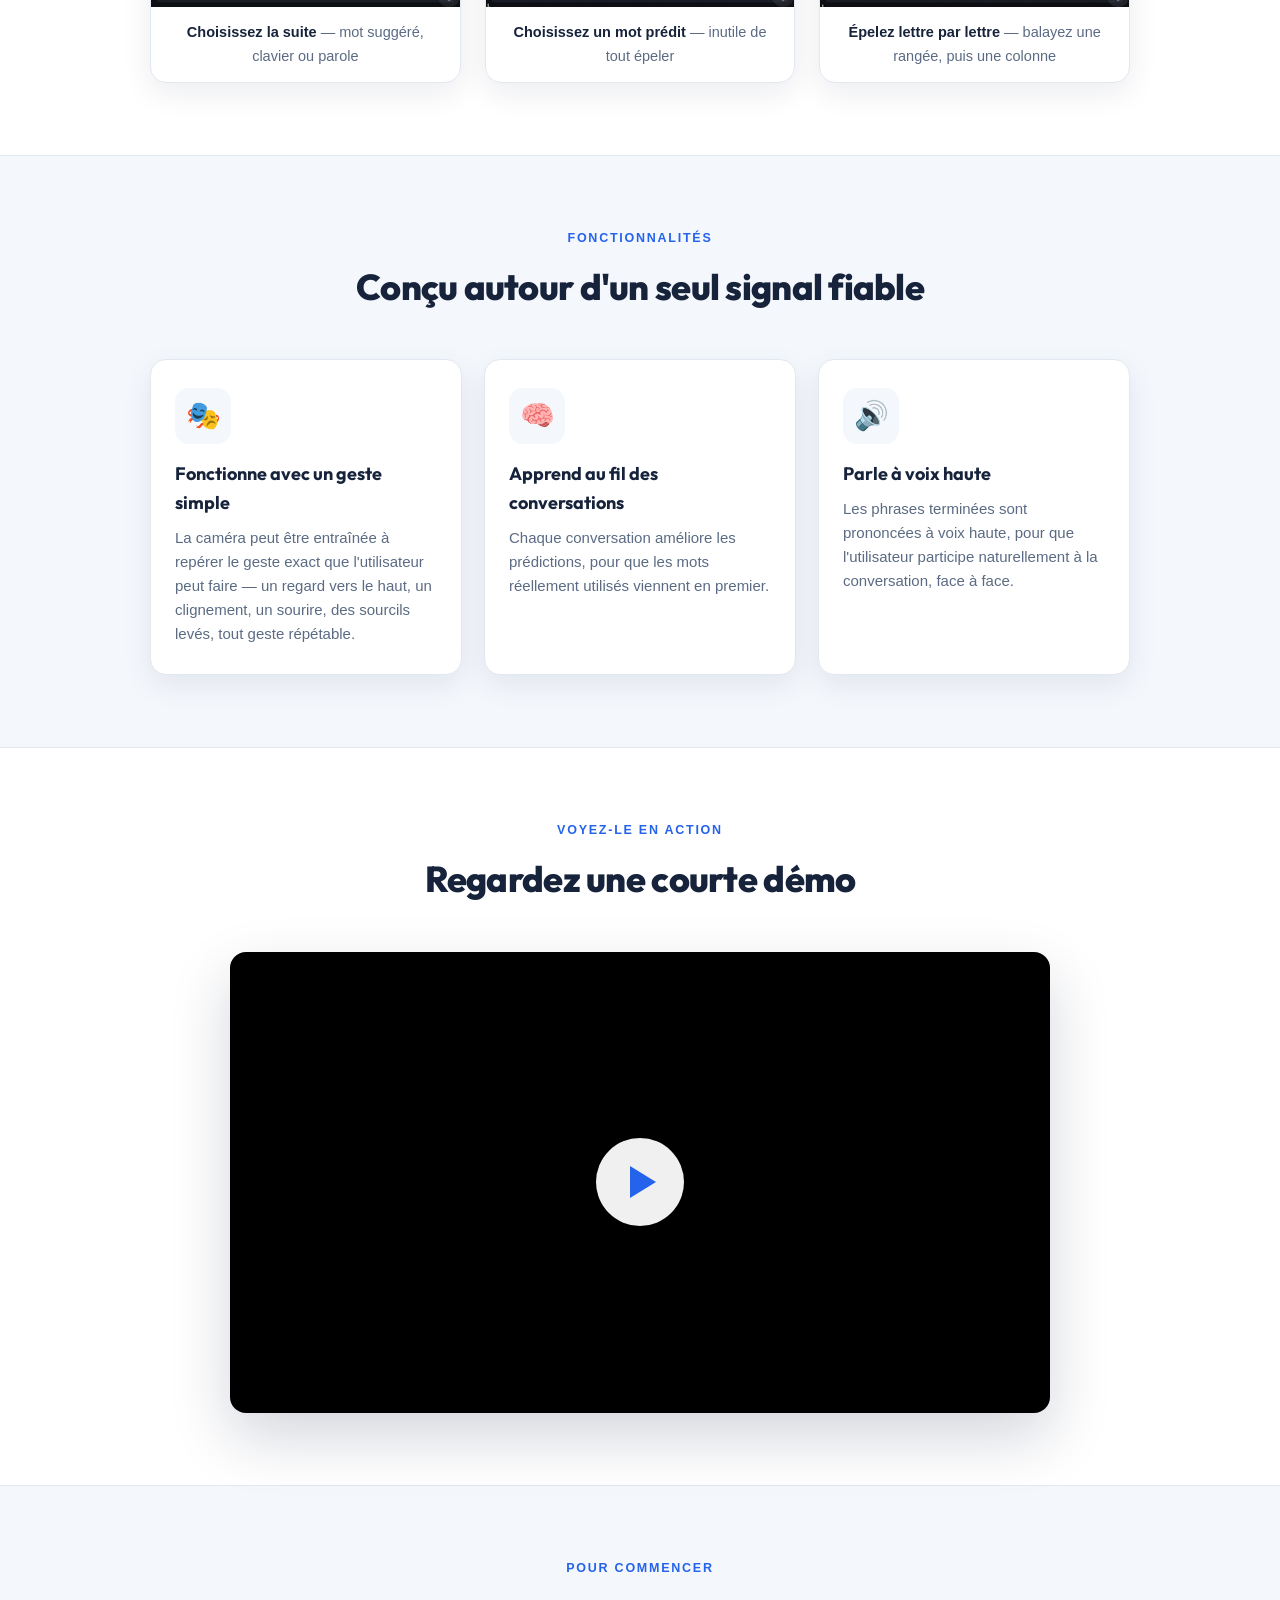
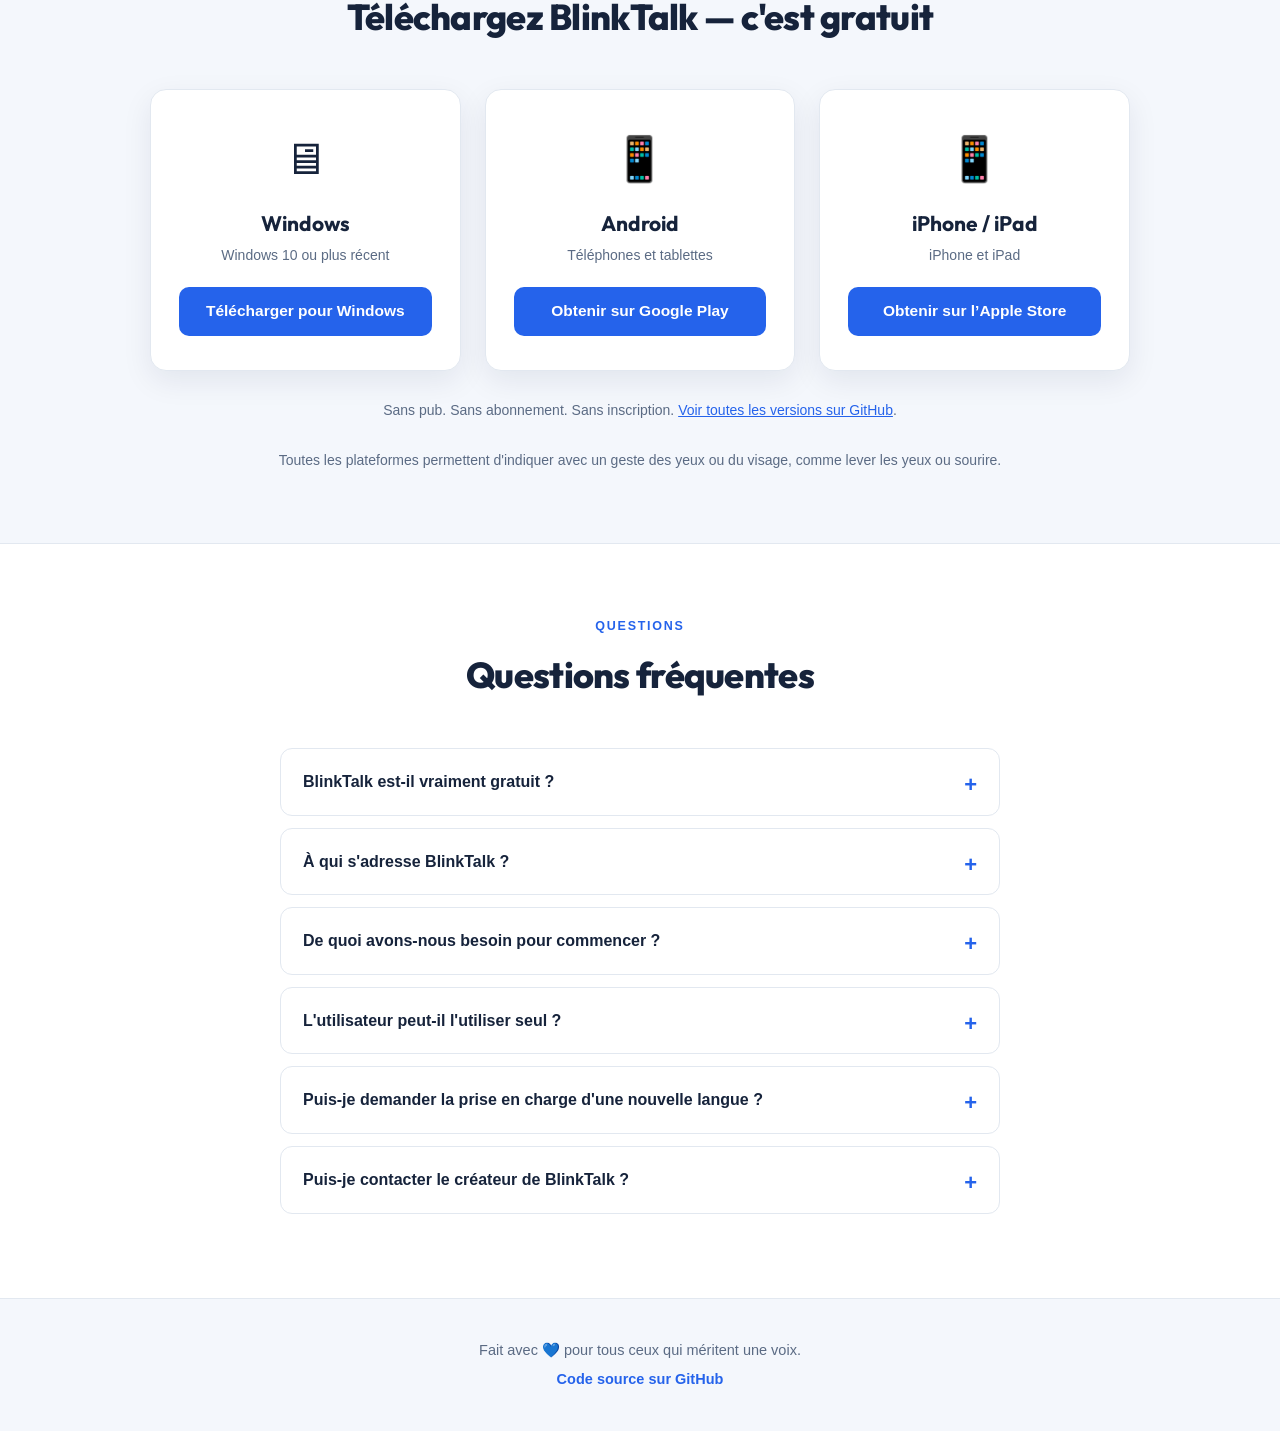
<file: docs/index-fr.html>
﻿<!DOCTYPE html>
<html lang="fr">
<head>
    <meta charset="utf-8">
    <meta name="viewport" content="width=device-width, initial-scale=1">
    <title>BlinkTalk — Parlez à nouveau, libérez votre voix</title>
    <meta name="description" content="BlinkTalk est un logiciel de communication gratuit pour les personnes atteintes du syndrome d'enfermement. Un geste des yeux ou du visage ou une pression devient lettres, mots et phrases parlées.">
    <meta property="og:title" content="BlinkTalk — Parlez à nouveau, libérez votre voix">
    <meta property="og:description" content="Logiciel de communication gratuit pour les personnes atteintes du syndrome d'enfermement. Un geste des yeux ou du visage ou une pression devient lettres, mots et phrases parlées.">
    <meta property="og:type" content="website">
    <meta property="og:url" content="https://mrpmorris.github.io/BlinkTalk/">
    <meta property="og:image" content="https://mrpmorris.github.io/BlinkTalk/images/Illustration.png">
    <meta name="theme-color" content="#1e3a8a">
    <link rel="icon" type="image/png" href="images/BlinkTalkLogo.png">
    <link rel="preconnect" href="https://fonts.googleapis.com">
    <link rel="preconnect" href="https://fonts.gstatic.com" crossorigin>
    <link href="https://fonts.googleapis.com/css2?family=Outfit:wght@500;600;700;800&display=swap" rel="stylesheet">
    <link rel="stylesheet" href="shared.css">
    <style>
        .hero-copy > *, .hero-art { animation: fadeUp 0.8s ease both; }
        .hero-copy > *:nth-child(2) { animation-delay: 0.08s; }
        .hero-copy > *:nth-child(3) { animation-delay: 0.16s; }
        .hero-copy > *:nth-child(4) { animation-delay: 0.24s; }
        .hero-copy > *:nth-child(5) { animation-delay: 0.32s; }
        .hero-art { animation-delay: 0.2s; }
    </style>
</head>
<body>

<header class="nav">
    <div class="container nav-inner">
        <div class="nav-left">
            <a class="brand" href="#top"><img class="brand-logo" src="images/BlinkTalkLogo.png" alt="">BlinkTalk</a>
        </div>
        <nav class="nav-links">
            <a href="#how-it-works">Comment ça marche</a>
            <a href="#features">Fonctionnalités</a>
            <a href="#demo">Démo</a>
            <a href="#download" class="nav-cta">Télécharger</a>
        </nav>
    </div>
</header>

<section class="hero" id="top">
    <div class="hero-lang">
        <select id="lang-select" aria-label="Choisir la langue">
            <option value="index.html">English</option>
            <option value="index-fr.html" selected>Fran&ccedil;ais</option>
            <option value="index-es.html">Espa&ntilde;ol</option>
            <option value="index-de.html">Deutsch</option>
            <option value="index-pt.html">Portugu&ecirc;s</option>
            <option value="index-pt-br.html">Portugu&ecirc;s (Brasil)</option>
            <option value="index-ar.html">&#1575;&#1604;&#1593;&#1585;&#1576;&#1610;&#1577;</option>
        </select>
    </div>
    <div class="container hero-grid">
        <div class="hero-copy">
            <p class="eyebrow">Logiciel de communication gratuit</p>
            <h1>Retrouvez votre voix &mdash; <span class="accent">libérez votre voix.</span></h1>
            <p class="subtitle">BlinkTalk aide les personnes atteintes du syndrome d'enfermement et d'autres troubles moteurs à communiquer. Un geste des yeux ou du visage ou la pression d'un accompagnant devient lettres, mots et phrases parlées.</p>
            <div class="hero-ctas">
                <a class="btn-light" href="#download">Télécharger &mdash; c'est gratuit</a>
                <a class="btn-outline" href="#demo">&#9654; Voir la démo</a>
            </div>
            <p class="trust"><strong>Gratuit pour toujours</strong> &middot; Open source &middot; Sans pub, sans traceurs, confidentialité à 100 %</p>
        </div>
        <div class="hero-art">
            <div class="screen-card">
                <img src="images/Illustration.png" alt="Un écran BlinkTalk montrant les boutons de suggestion de mots, du clavier et de la parole">
            </div>
        </div>
    </div>
</section>

<section id="how-it-works">
    <div class="container">
        <div class="section-title reveal">
            <span class="kicker">Comment ça marche</span>
            <h2>Trois étapes simples</h2>
        </div>
        <div class="steps">
            <div class="step reveal">
                <div class="step-number">1</div>
                <h3>L'écran scanne</h3>
                <p>Les options s'allument une par une sur un minuteur. Rien ne doit être visé ni pressé avec précision &mdash; l'écran fait tout le travail.</p>
            </div>
            <div class="step reveal" style="transition-delay: 0.1s;">
                <div class="step-number">2</div>
                <h3>Un seul signal sélectionne</h3>
                <p>La caméra surveille un geste des yeux, ou un changement du visage (comme des sourcils levés, ou une bouche tombante). Ce qui est surligné à ce moment est choisi.</p>
            </div>
            <div class="step reveal" style="transition-delay: 0.2s;">
                <div class="step-number">3</div>
                <h3>Des mots à la parole</h3>
                <p>Choisissez un mot prédit ou épélez au clavier. BlinkTalk apprend les mots réellement utilisés &mdash; et prononce la phrase terminée à voix haute.</p>
            </div>
        </div>

        <div class="section-title reveal" style="margin-top: 72px;">
            <span class="kicker">Voyez-le en action</span>
            <h2>Un balayage, un choix à la fois</h2>
        </div>
        <div class="action-grid">
            <figure class="action-card reveal">
                <img src="images/Demo-01-TopLevel.gif" alt="Animation : choix entre suggestion de mots, clavier et parole au niveau supérieur" loading="lazy">
                <figcaption><strong>Choisissez la suite</strong> &mdash; mot suggéré, clavier ou parole</figcaption>
            </figure>
            <figure class="action-card reveal" style="transition-delay: 0.1s;">
                <img src="images/Demo-02-SelectWord.gif" alt="Animation : choix d'un mot prédit parmi une rangée de suggestions" loading="lazy">
                <figcaption><strong>Choisissez un mot prédit</strong> &mdash; inutile de tout épeler</figcaption>
            </figure>
            <figure class="action-card reveal" style="transition-delay: 0.2s;">
                <img src="images/Demo-03-TypeWord.gif" alt="Animation : balayage des rangées et colonnes du clavier pour épeler un mot" loading="lazy">
                <figcaption><strong>Épelez lettre par lettre</strong> &mdash; balayez une rangée, puis une colonne</figcaption>
            </figure>
        </div>
    </div>
</section>

<section id="features" style="background: var(--soft); border-top: 1px solid var(--border); border-bottom: 1px solid var(--border);">
    <div class="container">
        <div class="section-title reveal">
            <span class="kicker">Fonctionnalités</span>
            <h2>Conçu autour d'un seul signal fiable</h2>
        </div>
        <div class="features">
            <div class="feature reveal">
                <div class="icon">&#127917;</div>
                <h3>Fonctionne avec un geste simple</h3>
                <p>La caméra peut être entraînée à repérer le geste exact que l'utilisateur peut faire &mdash; un regard vers le haut, un clignement, un sourire, des sourcils levés, tout geste répétable.</p>
            </div>
            <div class="feature reveal" style="transition-delay: 0.1s;">
                <div class="icon">&#129504;</div>
                <h3>Apprend au fil des conversations</h3>
                <p>Chaque conversation améliore les prédictions, pour que les mots réellement utilisés viennent en premier.</p>
            </div>
            <div class="feature reveal" style="transition-delay: 0.2s;">
                <div class="icon">&#128266;</div>
                <h3>Parle à voix haute</h3>
                <p>Les phrases terminées sont prononcées à voix haute, pour que l'utilisateur participe naturellement à la conversation, face à face.</p>
            </div>
        </div>
    </div>
</section>


<section id="demo">
    <div class="container">
        <div class="section-title reveal">
            <span class="kicker">Voyez-le en action</span>
            <h2>Regardez une courte démo</h2>
        </div>
        <div class="video-lite reveal" style="background-image: url('https://i.ytimg.com/vi/2V63N7nyiWE/hqdefault.jpg');" role="button" tabindex="0" aria-label="Lire la vidéo de démonstration BlinkTalk sur YouTube">
            <button type="button" class="play-btn" aria-label="Lire la vidéo de démonstration BlinkTalk sur YouTube">
                <span class="circle"></span>
            </button>
        </div>
    </div>
</section>

<section id="download" style="background: var(--soft); border-top: 1px solid var(--border); border-bottom: 1px solid var(--border);">
    <div class="container">
        <div class="section-title reveal">
            <span class="kicker">Pour commencer</span>
            <h2>Téléchargez BlinkTalk &mdash; c'est gratuit</h2>
        </div>
        <div class="downloads">
            <div class="download-card reveal">
                <div class="icon">&#128421;</div>
                <h3>Windows</h3>
                <p class="note">Windows 10 ou plus récent</p>
                <a class="btn" href="https://github.com/mrpmorris/BlinkTalk/releases/latest/download/BlinkTalk-windows.msi">Télécharger pour Windows</a>
            </div>
            <div class="download-card reveal" style="transition-delay: 0.1s;">
                <div class="icon">&#128241;</div>
                <h3>Android</h3>
                <p class="note">Téléphones et tablettes</p>
                <a class="btn" href="https://play.google.com/store/apps/details?id=com.airsoftwarelimited.blinktalk.app">Obtenir sur Google Play</a>
            </div>
            <div class="download-card reveal" style="transition-delay: 0.2s;">
                <div class="icon">&#128241;</div>
                <h3>iPhone / iPad</h3>
                <p class="note">iPhone et iPad</p>
                <a class="btn" href="https://apps.apple.com/gb/app/blinktalk-aac/id6806646060">Obtenir sur l’Apple Store</a>
            </div>
        </div>
        <p class="center-note reveal">Sans pub. Sans abonnement. Sans inscription. <a href="https://github.com/mrpmorris/BlinkTalk/releases">Voir toutes les versions sur GitHub</a>.</p>
        <p class="center-note reveal">Toutes les plateformes permettent d'indiquer avec un geste des yeux ou du visage, comme lever les yeux ou sourire.</p>
    </div>
</section>

<section id="faq">
    <div class="container">
        <div class="section-title reveal">
            <span class="kicker">Questions</span>
            <h2>Questions fréquentes</h2>
        </div>
        <div class="faq reveal">
            <details>
                <summary>BlinkTalk est-il vraiment gratuit ?</summary>
                <p>Oui. BlinkTalk est gratuit et open source &mdash; sans pub, sans abonnement, sans coûts cachés. Il a été écrit pour un ami atteint du syndrome d'enfermement, et il est offert pour que tous ceux qui en ont besoin puissent l'utiliser.</p>
            </details>
            <details>
                <summary>À qui s'adresse BlinkTalk ?</summary>
                <p>Il s'adresse aux personnes atteintes du syndrome d'enfermement ou d'autres troubles qui ne peuvent pas utiliser le toucher, un clavier ou leur voix &mdash; ainsi qu'aux proches, aidants et thérapeutes qui les aident à communiquer.</p>
            </details>
            <details>
                <summary>De quoi avons-nous besoin pour commencer ?</summary>
                <p>Un ordinateur Windows, une tablette ou un téléphone Android, ou un iPhone/iPad. L'utilisateur communique avec le signal qu'il peut répéter &mdash; un geste des yeux ou du visage &mdash; pendant que la caméra de l'appareil est entraînée à repérer le geste, ou qu'un accompagnant tape sur l'écran, clique avec la souris ou appuie sur la barre d'espace d'un clavier physique.</p>
            </details>
            <details>
                <summary>L'utilisateur peut-il l'utiliser seul ?</summary>
                <p>Oui. Une fois la caméra entraînée sur son geste, un geste des yeux ou du visage suffit pour sélectionner. Un accompagnant n'est nécessaire que pour la configuration au premier démarrage de l'application.</p>
            </details>
            <details>
                <summary>Puis-je demander la prise en charge d'une nouvelle langue ?</summary>
                <p>Oui. Vous pouvez demander la prise en charge d'une nouvelle langue par e-mail &mdash; <a href="mailto:mrpmorris@gmail.com?subject=BlinkTalk:%20Language%20support%20request">mrpmorris@gmail.com</a></p>
            </details>
            <details>
                <summary>Puis-je contacter le créateur de BlinkTalk ?</summary>
                <p>Vous pouvez contacter Peter Morris par e-mail &mdash; <a href="mailto:mrpmorris@gmail.com?subject=BlinkTalk">mrpmorris@gmail.com</a></p>
            </details>
        </div>
    </div>
</section>

<footer>
    <p>Fait avec &#128153; pour tous ceux qui méritent une voix.</p>
    <p style="margin-top: 6px;"><a href="https://github.com/mrpmorris/BlinkTalk">Code source sur GitHub</a></p>
</footer>

<script src="shared.js"></script>

</body>
</html>
</file>
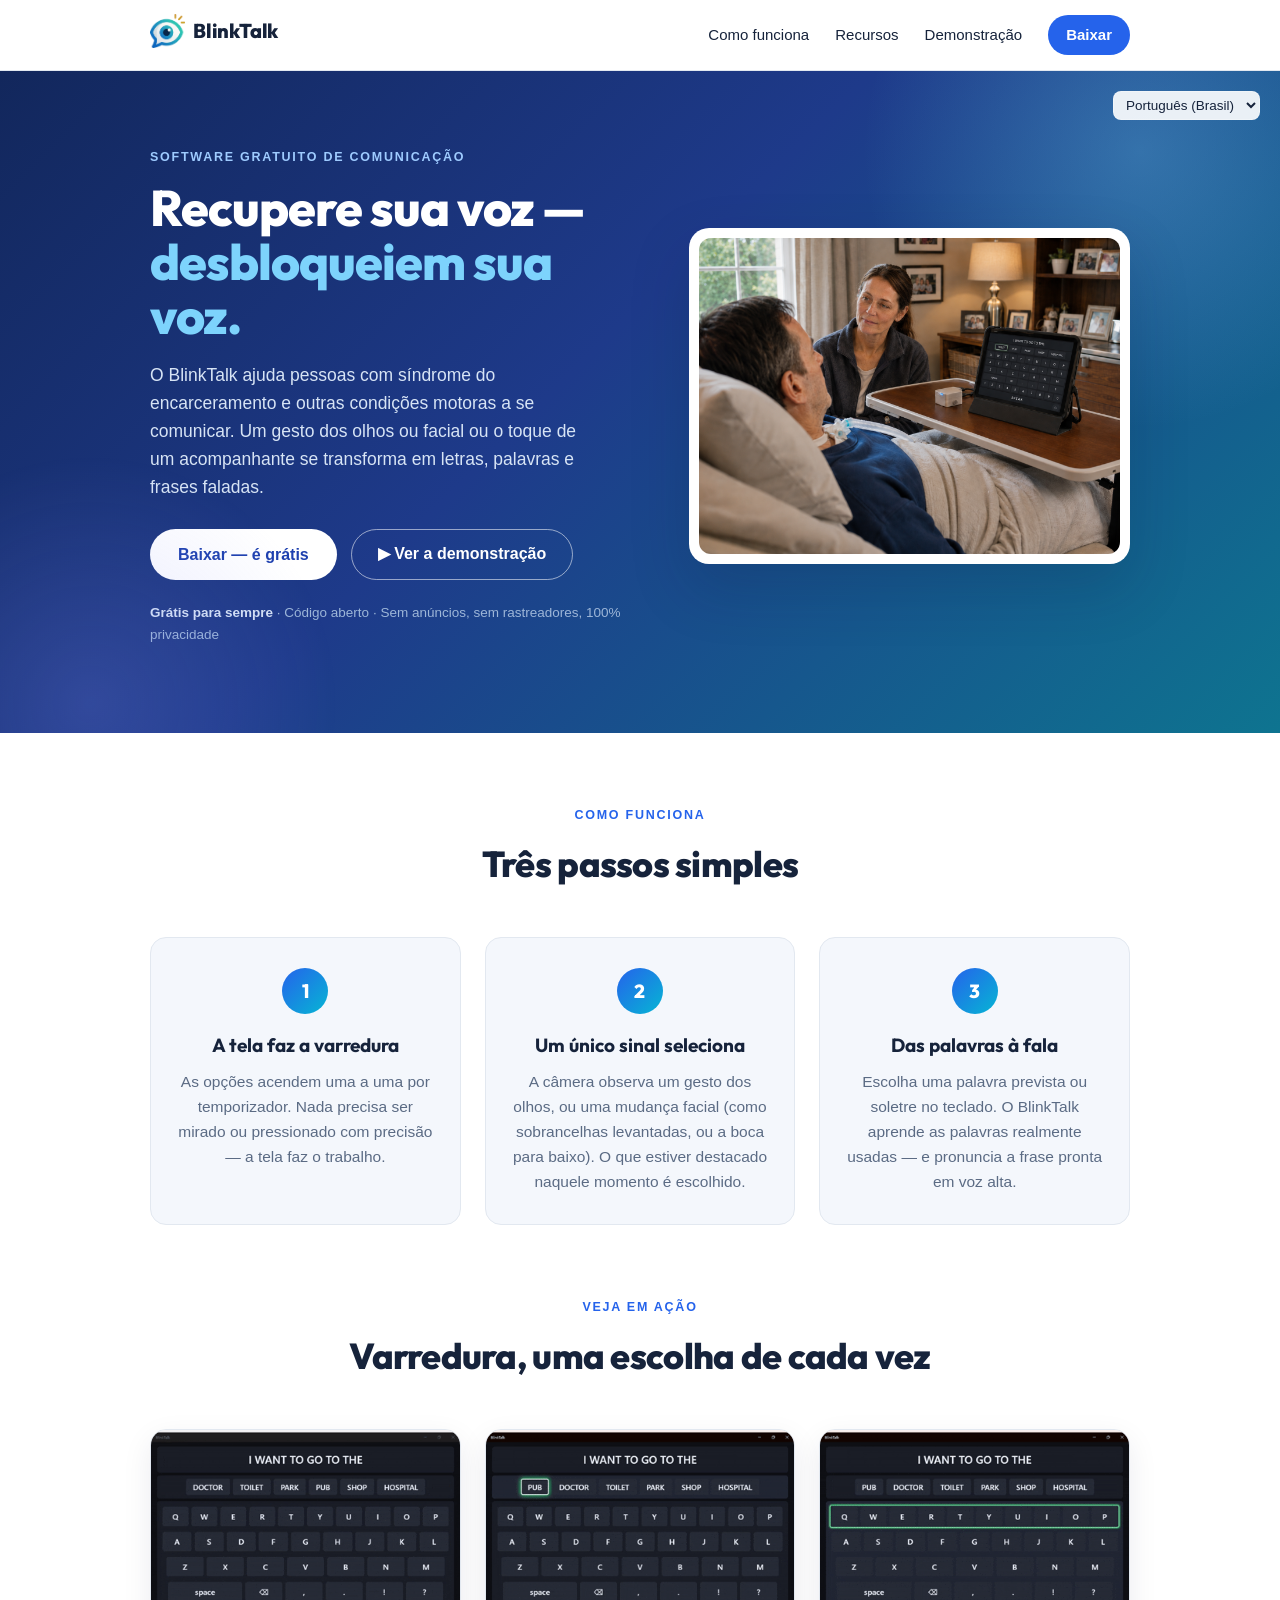
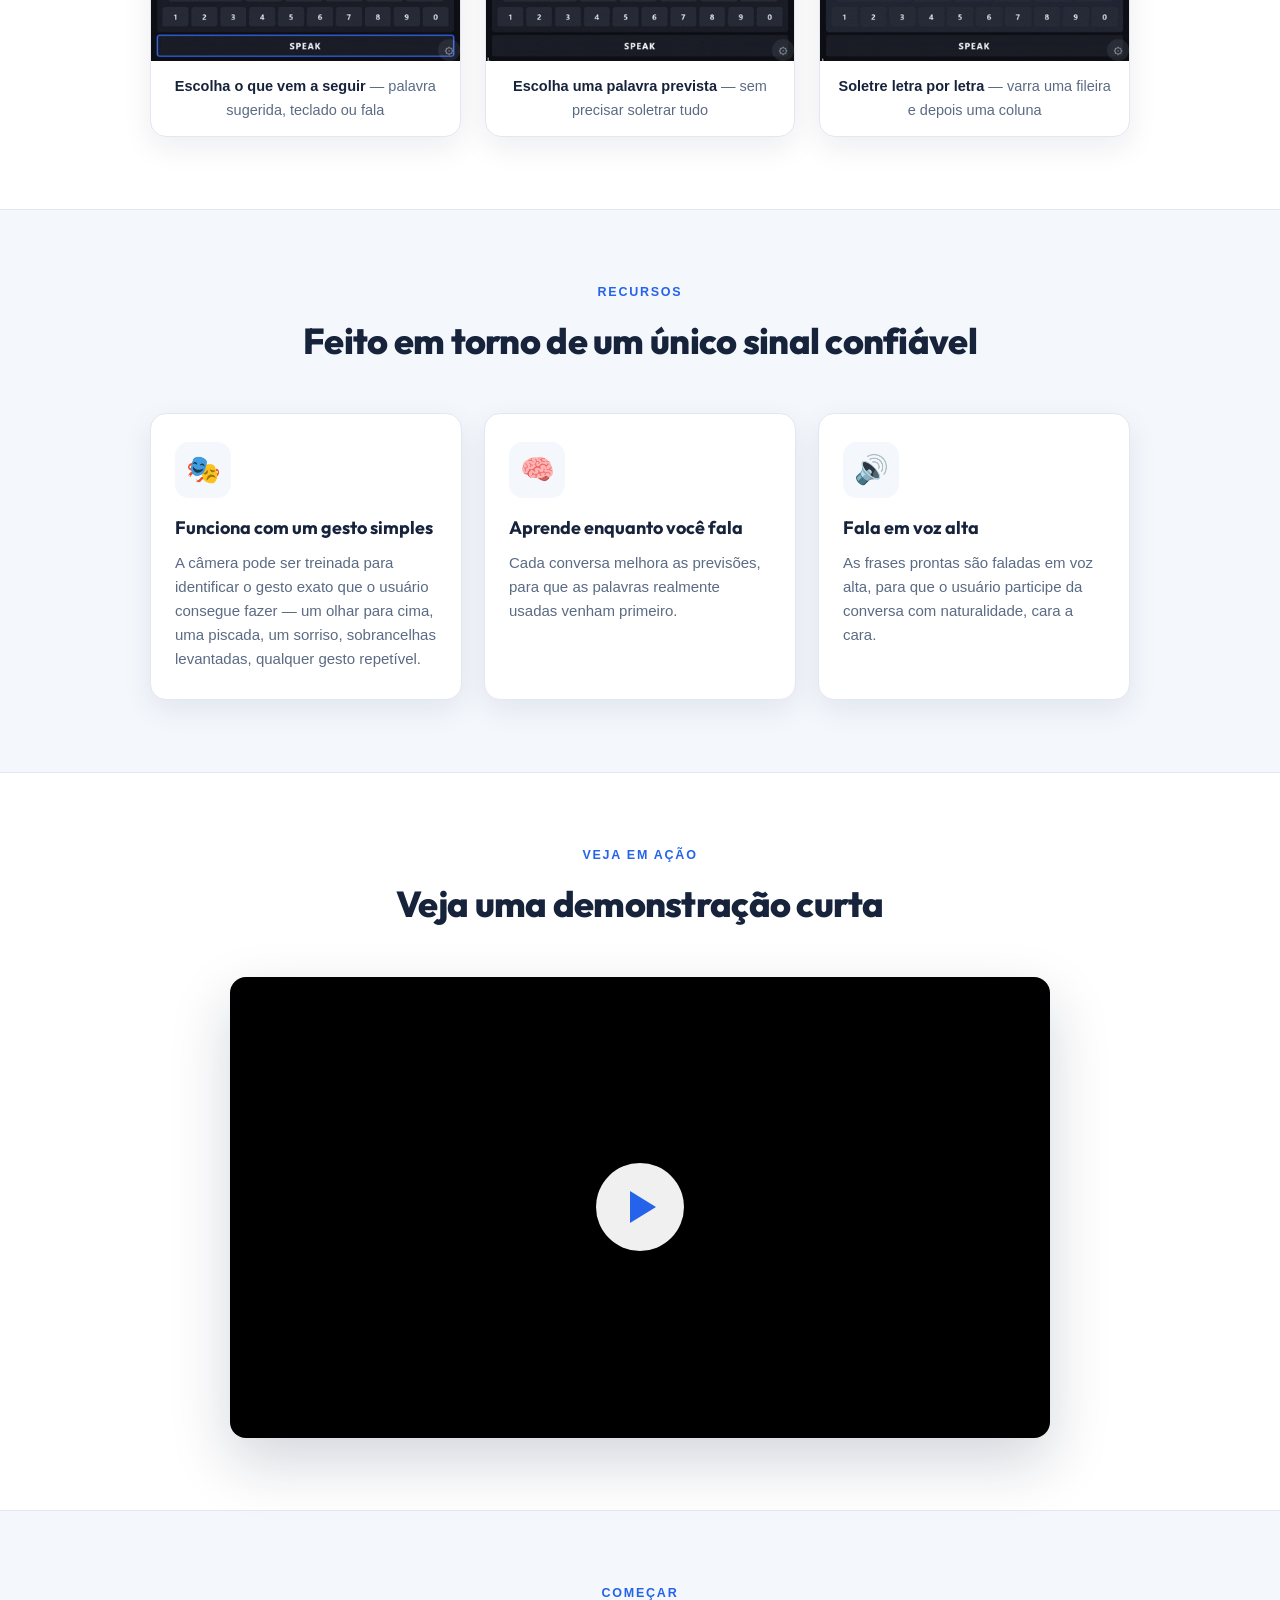
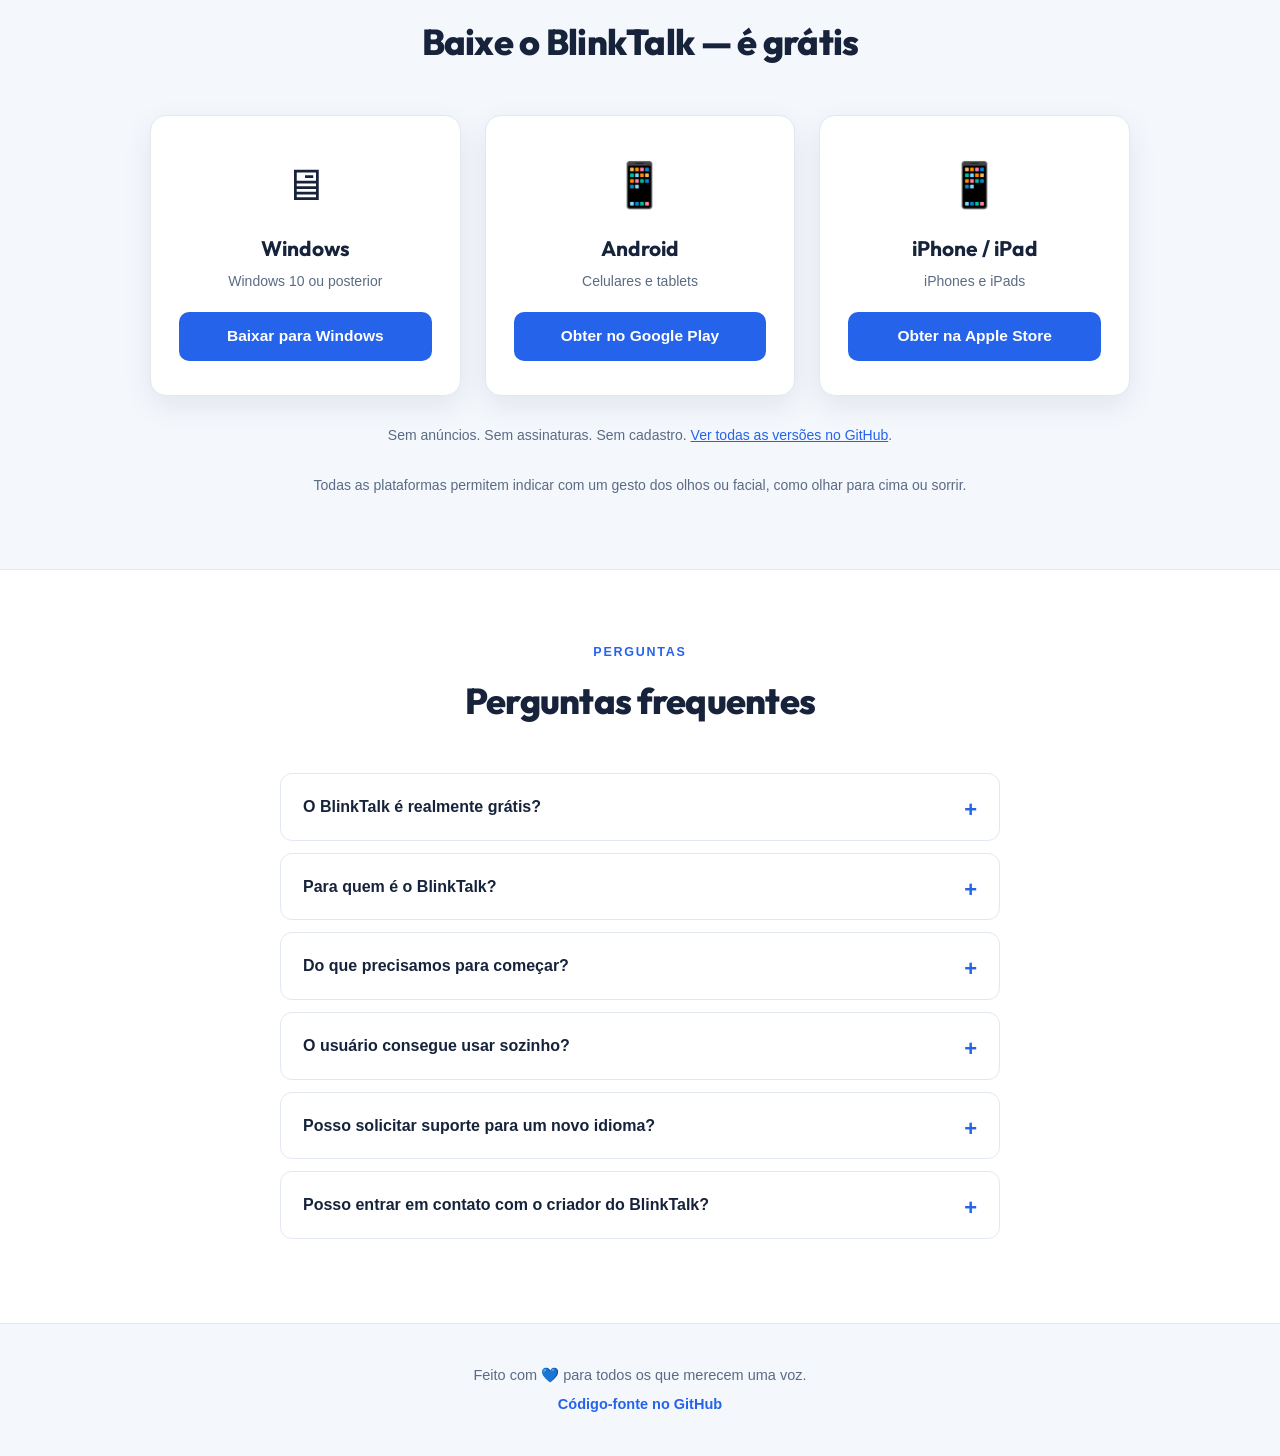
<file: docs/index-pt-br.html>
﻿<!DOCTYPE html>
<html lang="pt-BR">
<head>
    <meta charset="utf-8">
    <meta name="viewport" content="width=device-width, initial-scale=1">
<title>BlinkTalk — Volte a falar, liberte sua voz</title>
    <meta name="description" content="O BlinkTalk é um software gratuito de comunicação para pessoas com síndrome do encarceramento. Um gesto dos olhos ou facial ou um toque se transforma em letras, palavras e frases faladas.">
    <meta property="og:title" content="BlinkTalk — Volte a falar, liberte sua voz">
    <meta property="og:description" content="Software gratuito de comunicação para pessoas com síndrome do encarceramento. Um gesto dos olhos ou facial ou um toque se transforma em letras, palavras e frases faladas.">
    <meta property="og:type" content="website">
    <meta property="og:url" content="https://mrpmorris.github.io/BlinkTalk/">
    <meta property="og:image" content="https://mrpmorris.github.io/BlinkTalk/images/Illustration.png">
    <meta name="theme-color" content="#1e3a8a">
    <link rel="icon" type="image/png" href="images/BlinkTalkLogo.png">
    <link rel="preconnect" href="https://fonts.googleapis.com">
    <link rel="preconnect" href="https://fonts.gstatic.com" crossorigin>
    <link href="https://fonts.googleapis.com/css2?family=Outfit:wght@500;600;700;800&display=swap" rel="stylesheet">
    <link rel="stylesheet" href="shared.css">
    <style>
        .hero-copy > *, .hero-art { animation: fadeUp 0.8s ease both; }
        .hero-copy > *:nth-child(2) { animation-delay: 0.08s; }
        .hero-copy > *:nth-child(3) { animation-delay: 0.16s; }
        .hero-copy > *:nth-child(4) { animation-delay: 0.24s; }
        .hero-copy > *:nth-child(5) { animation-delay: 0.32s; }
        .hero-art { animation-delay: 0.2s; }
    </style>
</head>
<body>

<header class="nav">
    <div class="container nav-inner">
        <div class="nav-left">
            <a class="brand" href="#top"><img class="brand-logo" src="images/BlinkTalkLogo.png" alt="">BlinkTalk</a>
        </div>
        <nav class="nav-links">
            <a href="#how-it-works">Como funciona</a>
            <a href="#features">Recursos</a>
            <a href="#demo">Demonstração</a>
            <a href="#download" class="nav-cta">Baixar</a>
        </nav>
    </div>
</header>

<section class="hero" id="top">
    <div class="hero-lang">
        <select id="lang-select" aria-label="Escolher idioma">
            <option value="index.html">English</option>
            <option value="index-fr.html">Fran&ccedil;ais</option>
            <option value="index-es.html">Espa&ntilde;ol</option>
            <option value="index-de.html">Deutsch</option>
            <option value="index-pt.html">Portugu&ecirc;s</option>
            <option value="index-pt-br.html" selected>Portugu&ecirc;s (Brasil)</option>
            <option value="index-ar.html">&#1575;&#1604;&#1593;&#1585;&#1576;&#1610;&#1577;</option>
        </select>
    </div>
    <div class="container hero-grid">
        <div class="hero-copy">
            <p class="eyebrow">Software gratuito de comunicação</p>
<h1>Recupere sua voz &mdash; <span class="accent">desbloqueiem sua voz.</span></h1>
            <p class="subtitle">O BlinkTalk ajuda pessoas com síndrome do encarceramento e outras condições motoras a se comunicar. Um gesto dos olhos ou facial ou o toque de um acompanhante se transforma em letras, palavras e frases faladas.</p>
            <div class="hero-ctas">
                <a class="btn-light" href="#download">Baixar &mdash; é grátis</a>
                <a class="btn-outline" href="#demo">&#9654; Ver a demonstração</a>
            </div>
            <p class="trust"><strong>Grátis para sempre</strong> &middot; Código aberto &middot; Sem anúncios, sem rastreadores, 100% privacidade</p>
        </div>
        <div class="hero-art">
            <div class="screen-card">
                <img src="images/Illustration.png" alt="Uma tela do BlinkTalk mostrando os botões de sugestão de palavras, teclado e fala">
            </div>
        </div>
    </div>
</section>

<section id="how-it-works">
    <div class="container">
        <div class="section-title reveal">
            <span class="kicker">Como funciona</span>
            <h2>Três passos simples</h2>
        </div>
        <div class="steps">
            <div class="step reveal">
                <div class="step-number">1</div>
                <h3>A tela faz a varredura</h3>
                <p>As opções acendem uma a uma por temporizador. Nada precisa ser mirado ou pressionado com precisão &mdash; a tela faz o trabalho.</p>
            </div>
            <div class="step reveal" style="transition-delay: 0.1s;">
                <div class="step-number">2</div>
                <h3>Um único sinal seleciona</h3>
                <p>A câmera observa um gesto dos olhos, ou uma mudança facial (como sobrancelhas levantadas, ou a boca para baixo). O que estiver destacado naquele momento é escolhido.</p>
            </div>
            <div class="step reveal" style="transition-delay: 0.2s;">
                <div class="step-number">3</div>
                <h3>Das palavras à fala</h3>
                <p>Escolha uma palavra prevista ou soletre no teclado. O BlinkTalk aprende as palavras realmente usadas &mdash; e pronuncia a frase pronta em voz alta.</p>
            </div>
        </div>

        <div class="section-title reveal" style="margin-top: 72px;">
            <span class="kicker">Veja em ação</span>
            <h2>Varredura, uma escolha de cada vez</h2>
        </div>
        <div class="action-grid">
            <figure class="action-card reveal">
                <img src="images/Demo-01-TopLevel.gif" alt="Animação: escolha entre sugestões de palavras, teclado e fala no nível superior" loading="lazy">
                <figcaption><strong>Escolha o que vem a seguir</strong> &mdash; palavra sugerida, teclado ou fala</figcaption>
            </figure>
            <figure class="action-card reveal" style="transition-delay: 0.1s;">
                <img src="images/Demo-02-SelectWord.gif" alt="Animação: escolher uma palavra prevista em uma fileira de sugestões" loading="lazy">
                <figcaption><strong>Escolha uma palavra prevista</strong> &mdash; sem precisar soletrar tudo</figcaption>
            </figure>
            <figure class="action-card reveal" style="transition-delay: 0.2s;">
                <img src="images/Demo-03-TypeWord.gif" alt="Animação: varredura das fileiras e colunas do teclado para soletrar uma palavra" loading="lazy">
                <figcaption><strong>Soletre letra por letra</strong> &mdash; varra uma fileira e depois uma coluna</figcaption>
            </figure>
        </div>
    </div>
</section>

<section id="features" style="background: var(--soft); border-top: 1px solid var(--border); border-bottom: 1px solid var(--border);">
    <div class="container">
        <div class="section-title reveal">
            <span class="kicker">Recursos</span>
            <h2>Feito em torno de um único sinal confiável</h2>
        </div>
        <div class="features">
            <div class="feature reveal">
                <div class="icon">&#127917;</div>
                <h3>Funciona com um gesto simples</h3>
                <p>A câmera pode ser treinada para identificar o gesto exato que o usuário consegue fazer &mdash; um olhar para cima, uma piscada, um sorriso, sobrancelhas levantadas, qualquer gesto repetível.</p>
            </div>
            <div class="feature reveal" style="transition-delay: 0.1s;">
                <div class="icon">&#129504;</div>
                <h3>Aprende enquanto você fala</h3>
                <p>Cada conversa melhora as previsões, para que as palavras realmente usadas venham primeiro.</p>
            </div>
            <div class="feature reveal" style="transition-delay: 0.2s;">
                <div class="icon">&#128266;</div>
                <h3>Fala em voz alta</h3>
                <p>As frases prontas são faladas em voz alta, para que o usuário participe da conversa com naturalidade, cara a cara.</p>
            </div>
        </div>
    </div>
</section>


<section id="demo">
    <div class="container">
        <div class="section-title reveal">
            <span class="kicker">Veja em ação</span>
            <h2>Veja uma demonstração curta</h2>
        </div>
        <div class="video-lite reveal" style="background-image: url('https://i.ytimg.com/vi/2V63N7nyiWE/hqdefault.jpg');" role="button" tabindex="0" aria-label="Reproduzir o vídeo de demonstração do BlinkTalk no YouTube">
            <button type="button" class="play-btn" aria-label="Reproduzir o vídeo de demonstração do BlinkTalk no YouTube">
                <span class="circle"></span>
            </button>
        </div>
    </div>
</section>

<section id="download" style="background: var(--soft); border-top: 1px solid var(--border); border-bottom: 1px solid var(--border);">
    <div class="container">
        <div class="section-title reveal">
            <span class="kicker">Começar</span>
            <h2>Baixe o BlinkTalk &mdash; é grátis</h2>
        </div>
        <div class="downloads">
            <div class="download-card reveal">
                <div class="icon">&#128421;</div>
                <h3>Windows</h3>
                <p class="note">Windows 10 ou posterior</p>
                <a class="btn" href="https://github.com/mrpmorris/BlinkTalk/releases/latest/download/BlinkTalk-windows.msi">Baixar para Windows</a>
            </div>
            <div class="download-card reveal" style="transition-delay: 0.1s;">
                <div class="icon">&#128241;</div>
                <h3>Android</h3>
                <p class="note">Celulares e tablets</p>
                <a class="btn" href="https://play.google.com/store/apps/details?id=com.airsoftwarelimited.blinktalk.app">Obter no Google Play</a>
            </div>
            <div class="download-card reveal" style="transition-delay: 0.2s;">
                <div class="icon">&#128241;</div>
                <h3>iPhone / iPad</h3>
                <p class="note">iPhones e iPads</p>
                <a class="btn" href="https://apps.apple.com/gb/app/blinktalk-aac/id6806646060">Obter na Apple Store</a>
            </div>
        </div>
        <p class="center-note reveal">Sem anúncios. Sem assinaturas. Sem cadastro. <a href="https://github.com/mrpmorris/BlinkTalk/releases">Ver todas as versões no GitHub</a>.</p>
        <p class="center-note reveal">Todas as plataformas permitem indicar com um gesto dos olhos ou facial, como olhar para cima ou sorrir.</p>
    </div>
</section>

<section id="faq">
    <div class="container">
        <div class="section-title reveal">
            <span class="kicker">Perguntas</span>
            <h2>Perguntas frequentes</h2>
        </div>
        <div class="faq reveal">
            <details>
                <summary>O BlinkTalk é realmente grátis?</summary>
                <p>Sim. O BlinkTalk é gratuito e de código aberto &mdash; sem anúncios, sem assinaturas, sem custos ocultos. Ele foi escrito para um amigo com síndrome do encarceramento e é distribuído gratuitamente para que todos os que precisam possam usá-lo.</p>
            </details>
            <details>
                <summary>Para quem é o BlinkTalk?</summary>
                <p>É para pessoas com síndrome do encarceramento ou outras condições que não conseguem usar o toque, um teclado ou a voz &mdash; e para os familiares, cuidadores e terapeutas que as ajudam a se comunicar.</p>
            </details>
            <details>
                <summary>Do que precisamos para começar?</summary>
                <p>Um computador com Windows, um tablet ou celular Android, ou um iPhone/iPad. O usuário se comunica com o sinal que conseguir repetir &mdash; um gesto dos olhos ou facial &mdash; enquanto a câmera do dispositivo é treinada para detectar o gesto, ou um acompanhante toca na tela, clica no mouse ou pressiona a barra de espaço em um teclado físico.</p>
            </details>
            <details>
                <summary>O usuário consegue usar sozinho?</summary>
                <p>Sim. Depois que a câmera é treinada com o gesto, um gesto dos olhos ou facial basta para selecionar. Um acompanhante só é necessário para o processo de configuração quando o aplicativo é iniciado.</p>
            </details>
            <details>
                <summary>Posso solicitar suporte para um novo idioma?</summary>
                <p>Sim. Você pode solicitar suporte para um novo idioma por e-mail &mdash; <a href="mailto:mrpmorris@gmail.com?subject=BlinkTalk:%20Language%20support%20request">mrpmorris@gmail.com</a></p>
            </details>
            <details>
                <summary>Posso entrar em contato com o criador do BlinkTalk?</summary>
                <p>Você pode entrar em contato com Peter Morris por e-mail &mdash; <a href="mailto:mrpmorris@gmail.com?subject=BlinkTalk">mrpmorris@gmail.com</a></p>
            </details>
        </div>
    </div>
</section>

<footer>
    <p>Feito com &#128153; para todos os que merecem uma voz.</p>
    <p style="margin-top: 6px;"><a href="https://github.com/mrpmorris/BlinkTalk">Código-fonte no GitHub</a></p>
</footer>

    <script src="shared.js"></script>

</body>
</html>
</file>
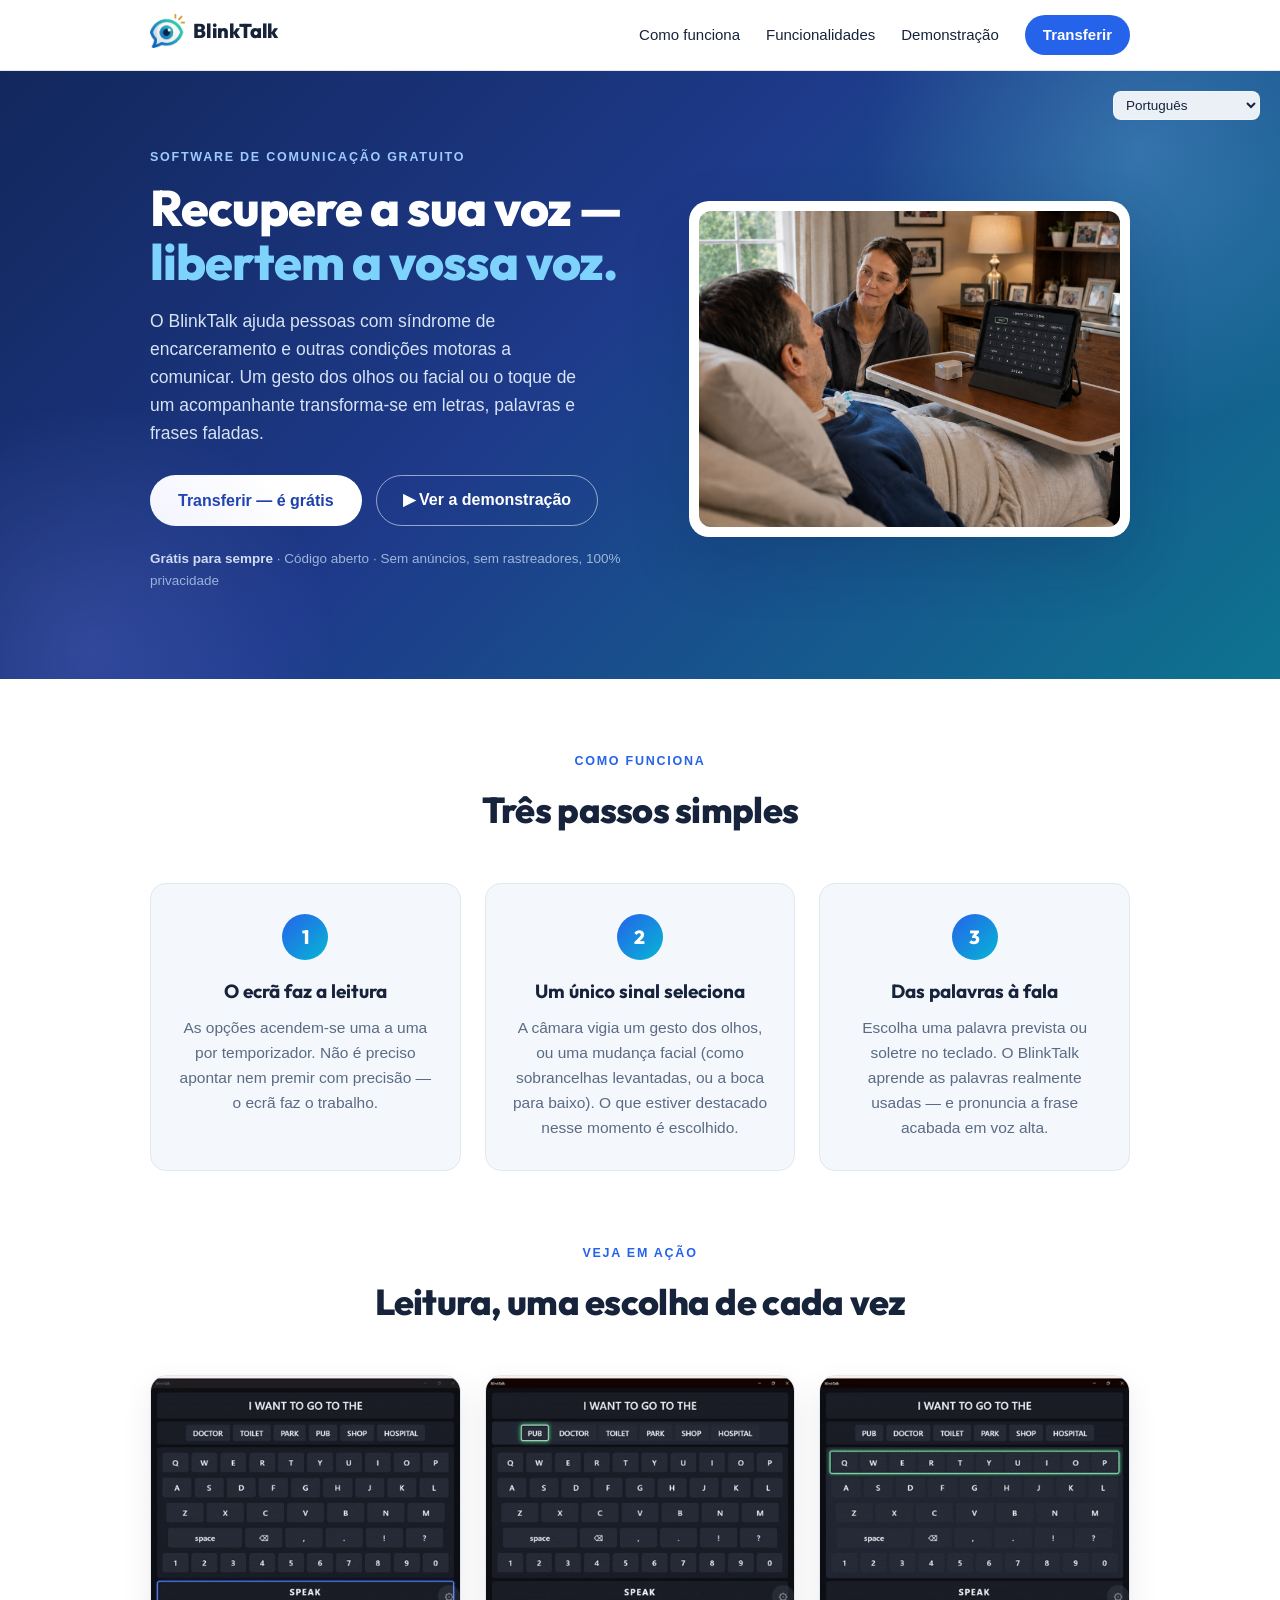
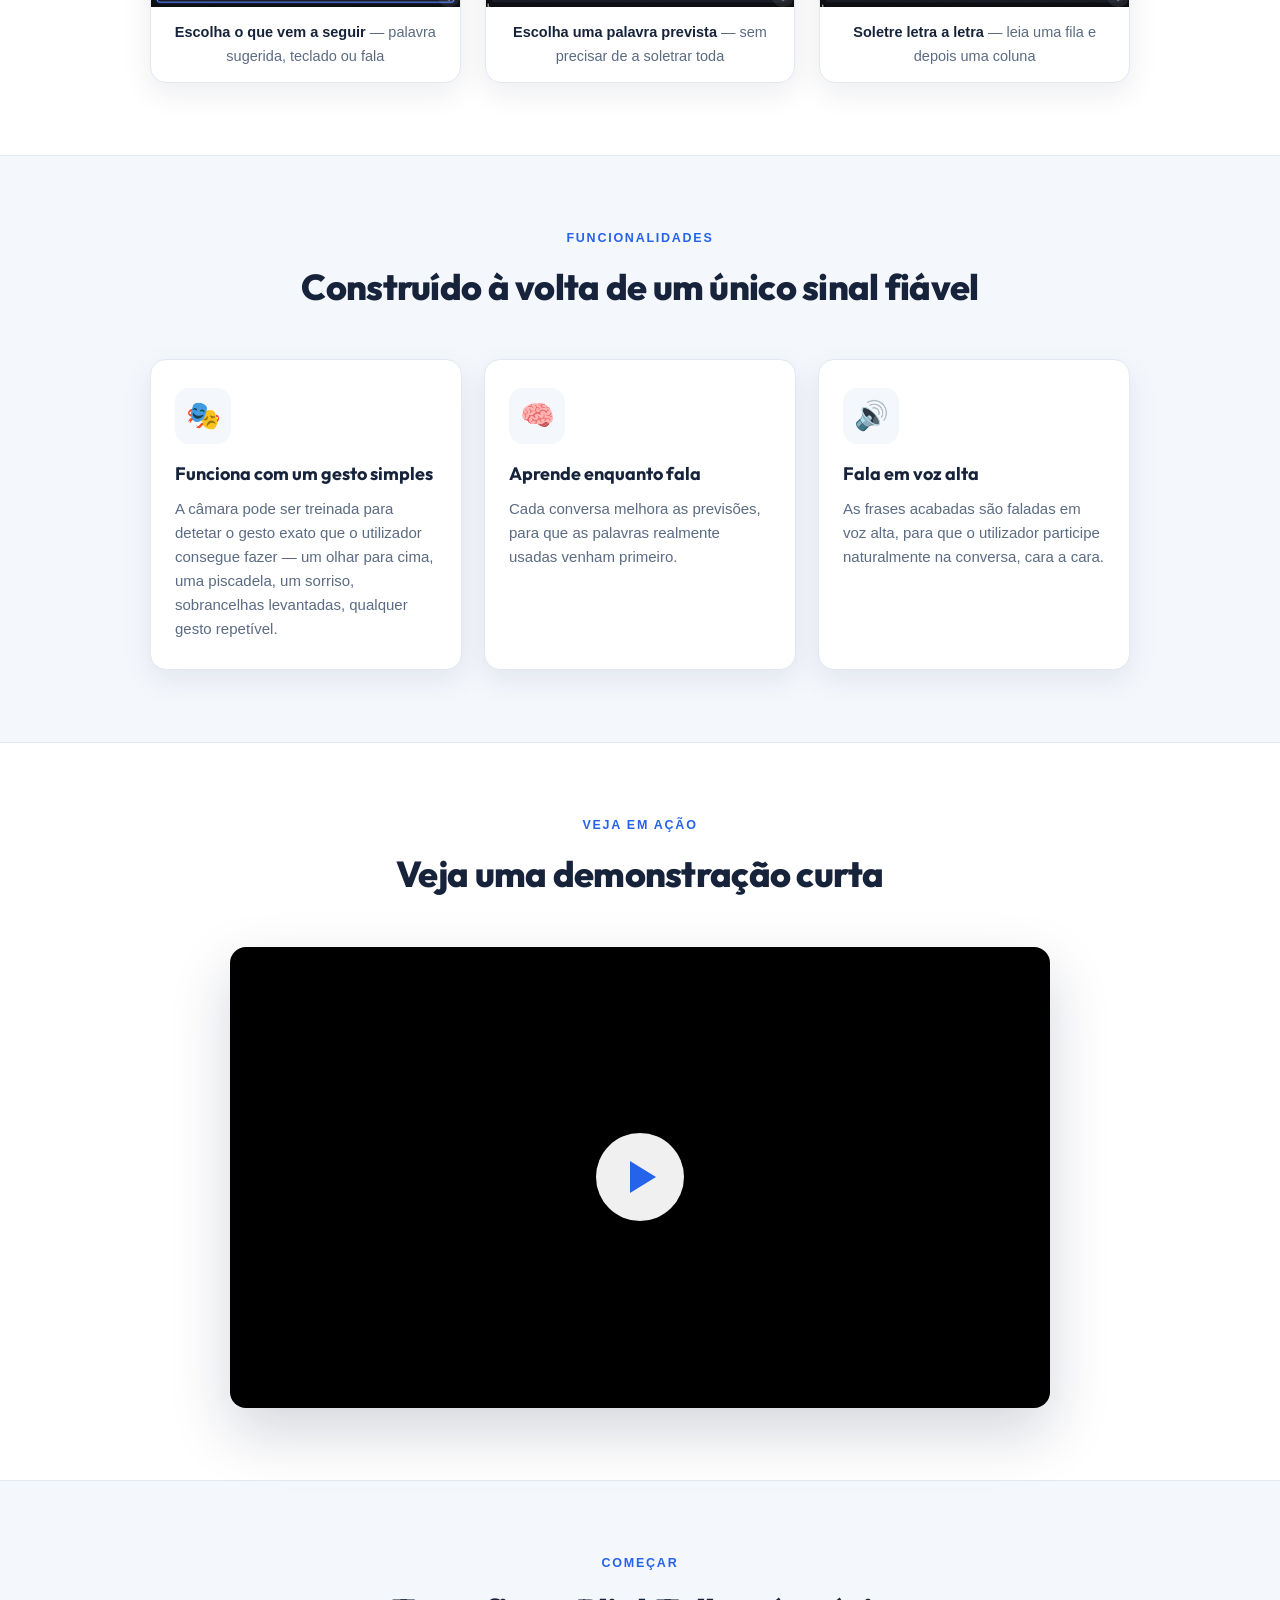
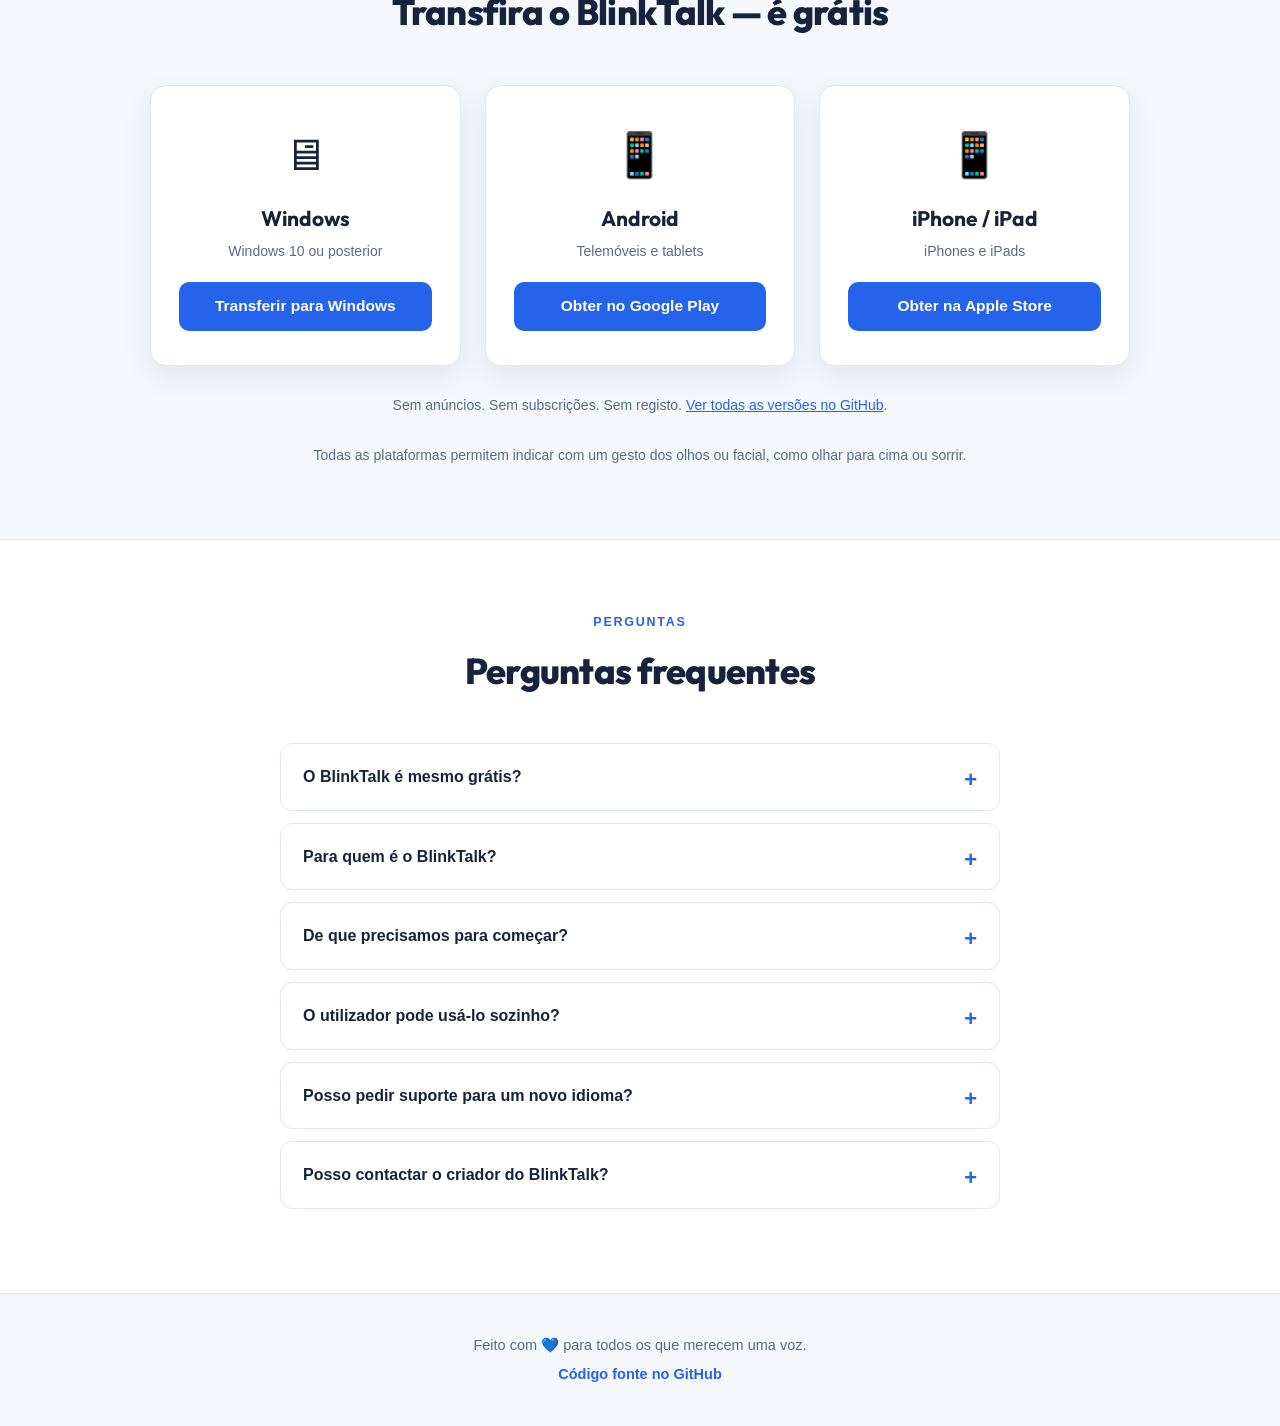
<file: docs/index-pt.html>
﻿<!DOCTYPE html>
<html lang="pt">
<head>
    <meta charset="utf-8">
    <meta name="viewport" content="width=device-width, initial-scale=1">
<title>BlinkTalk — Volte a falar, liberte a sua voz</title>
    <meta name="description" content="O BlinkTalk é um software de comunicação gratuito para pessoas com síndrome de encarceramento. Um gesto dos olhos ou facial ou um toque transforma-se em letras, palavras e frases faladas.">
    <meta property="og:title" content="BlinkTalk — Volte a falar, liberte a sua voz">
    <meta property="og:description" content="Software de comunicação gratuito para pessoas com síndrome de encarceramento. Um gesto dos olhos ou facial ou um toque transforma-se em letras, palavras e frases faladas.">
    <meta property="og:type" content="website">
    <meta property="og:url" content="https://mrpmorris.github.io/BlinkTalk/">
    <meta property="og:image" content="https://mrpmorris.github.io/BlinkTalk/images/Illustration.png">
    <meta name="theme-color" content="#1e3a8a">
    <link rel="icon" type="image/png" href="images/BlinkTalkLogo.png">
    <link rel="preconnect" href="https://fonts.googleapis.com">
    <link rel="preconnect" href="https://fonts.gstatic.com" crossorigin>
    <link href="https://fonts.googleapis.com/css2?family=Outfit:wght@500;600;700;800&display=swap" rel="stylesheet">
    <link rel="stylesheet" href="shared.css">
    <style>
        .hero-copy > *, .hero-art { animation: fadeUp 0.8s ease both; }
        .hero-copy > *:nth-child(2) { animation-delay: 0.08s; }
        .hero-copy > *:nth-child(3) { animation-delay: 0.16s; }
        .hero-copy > *:nth-child(4) { animation-delay: 0.24s; }
        .hero-copy > *:nth-child(5) { animation-delay: 0.32s; }
        .hero-art { animation-delay: 0.2s; }
    </style>
</head>
<body>

<header class="nav">
    <div class="container nav-inner">
        <div class="nav-left">
            <a class="brand" href="#top"><img class="brand-logo" src="images/BlinkTalkLogo.png" alt="">BlinkTalk</a>
        </div>
        <nav class="nav-links">
            <a href="#how-it-works">Como funciona</a>
            <a href="#features">Funcionalidades</a>
            <a href="#demo">Demonstração</a>
            <a href="#download" class="nav-cta">Transferir</a>
        </nav>
    </div>
</header>

<section class="hero" id="top">
    <div class="hero-lang">
        <select id="lang-select" aria-label="Escolher idioma">
            <option value="index.html">English</option>
            <option value="index-fr.html">Fran&ccedil;ais</option>
            <option value="index-es.html">Espa&ntilde;ol</option>
            <option value="index-de.html">Deutsch</option>
            <option value="index-pt.html" selected>Portugu&ecirc;s</option>
            <option value="index-pt-br.html">Portugu&ecirc;s (Brasil)</option>
            <option value="index-ar.html">&#1575;&#1604;&#1593;&#1585;&#1576;&#1610;&#1577;</option>
        </select>
    </div>
    <div class="container hero-grid">
        <div class="hero-copy">
            <p class="eyebrow">Software de comunicação gratuito</p>
<h1>Recupere a sua voz &mdash; <span class="accent">libertem a vossa voz.</span></h1>
            <p class="subtitle">O BlinkTalk ajuda pessoas com síndrome de encarceramento e outras condições motoras a comunicar. Um gesto dos olhos ou facial ou o toque de um acompanhante transforma-se em letras, palavras e frases faladas.</p>
            <div class="hero-ctas">
                <a class="btn-light" href="#download">Transferir &mdash; é grátis</a>
                <a class="btn-outline" href="#demo">&#9654; Ver a demonstração</a>
            </div>
            <p class="trust"><strong>Grátis para sempre</strong> &middot; Código aberto &middot; Sem anúncios, sem rastreadores, 100% privacidade</p>
        </div>
        <div class="hero-art">
            <div class="screen-card">
                <img src="images/Illustration.png" alt="Um ecrã do BlinkTalk a mostrar os botões de sugestão de palavras, teclado e fala">
            </div>
        </div>
    </div>
</section>

<section id="how-it-works">
    <div class="container">
        <div class="section-title reveal">
            <span class="kicker">Como funciona</span>
            <h2>Três passos simples</h2>
        </div>
        <div class="steps">
            <div class="step reveal">
                <div class="step-number">1</div>
                <h3>O ecrã faz a leitura</h3>
                <p>As opções acendem-se uma a uma por temporizador. Não é preciso apontar nem premir com precisão &mdash; o ecrã faz o trabalho.</p>
            </div>
            <div class="step reveal" style="transition-delay: 0.1s;">
                <div class="step-number">2</div>
                <h3>Um único sinal seleciona</h3>
                <p>A câmara vigia um gesto dos olhos, ou uma mudança facial (como sobrancelhas levantadas, ou a boca para baixo). O que estiver destacado nesse momento é escolhido.</p>
            </div>
            <div class="step reveal" style="transition-delay: 0.2s;">
                <div class="step-number">3</div>
                <h3>Das palavras à fala</h3>
                <p>Escolha uma palavra prevista ou soletre no teclado. O BlinkTalk aprende as palavras realmente usadas &mdash; e pronuncia a frase acabada em voz alta.</p>
            </div>
        </div>

        <div class="section-title reveal" style="margin-top: 72px;">
            <span class="kicker">Veja em ação</span>
            <h2>Leitura, uma escolha de cada vez</h2>
        </div>
        <div class="action-grid">
            <figure class="action-card reveal">
                <img src="images/Demo-01-TopLevel.gif" alt="Animação: escolha entre sugestões de palavras, teclado e fala no nível superior" loading="lazy">
                <figcaption><strong>Escolha o que vem a seguir</strong> &mdash; palavra sugerida, teclado ou fala</figcaption>
            </figure>
            <figure class="action-card reveal" style="transition-delay: 0.1s;">
                <img src="images/Demo-02-SelectWord.gif" alt="Animação: escolher uma palavra prevista a partir de uma fila de sugestões" loading="lazy">
                <figcaption><strong>Escolha uma palavra prevista</strong> &mdash; sem precisar de a soletrar toda</figcaption>
            </figure>
            <figure class="action-card reveal" style="transition-delay: 0.2s;">
                <img src="images/Demo-03-TypeWord.gif" alt="Animação: leitura das filas e colunas do teclado para soletrar uma palavra" loading="lazy">
                <figcaption><strong>Soletre letra a letra</strong> &mdash; leia uma fila e depois uma coluna</figcaption>
            </figure>
        </div>
    </div>
</section>

<section id="features" style="background: var(--soft); border-top: 1px solid var(--border); border-bottom: 1px solid var(--border);">
    <div class="container">
        <div class="section-title reveal">
            <span class="kicker">Funcionalidades</span>
            <h2>Construído à volta de um único sinal fiável</h2>
        </div>
        <div class="features">
            <div class="feature reveal">
                <div class="icon">&#127917;</div>
                <h3>Funciona com um gesto simples</h3>
                <p>A câmara pode ser treinada para detetar o gesto exato que o utilizador consegue fazer &mdash; um olhar para cima, uma piscadela, um sorriso, sobrancelhas levantadas, qualquer gesto repetível.</p>
            </div>
            <div class="feature reveal" style="transition-delay: 0.1s;">
                <div class="icon">&#129504;</div>
                <h3>Aprende enquanto fala</h3>
                <p>Cada conversa melhora as previsões, para que as palavras realmente usadas venham primeiro.</p>
            </div>
            <div class="feature reveal" style="transition-delay: 0.2s;">
                <div class="icon">&#128266;</div>
                <h3>Fala em voz alta</h3>
                <p>As frases acabadas são faladas em voz alta, para que o utilizador participe naturalmente na conversa, cara a cara.</p>
            </div>
        </div>
    </div>
</section>


<section id="demo">
    <div class="container">
        <div class="section-title reveal">
            <span class="kicker">Veja em ação</span>
            <h2>Veja uma demonstração curta</h2>
        </div>
        <div class="video-lite reveal" style="background-image: url('https://i.ytimg.com/vi/2V63N7nyiWE/hqdefault.jpg');" role="button" tabindex="0" aria-label="Reproduzir o vídeo de demonstração do BlinkTalk no YouTube">
            <button type="button" class="play-btn" aria-label="Reproduzir o vídeo de demonstração do BlinkTalk no YouTube">
                <span class="circle"></span>
            </button>
        </div>
    </div>
</section>

<section id="download" style="background: var(--soft); border-top: 1px solid var(--border); border-bottom: 1px solid var(--border);">
    <div class="container">
        <div class="section-title reveal">
            <span class="kicker">Começar</span>
            <h2>Transfira o BlinkTalk &mdash; é grátis</h2>
        </div>
        <div class="downloads">
            <div class="download-card reveal">
                <div class="icon">&#128421;</div>
                <h3>Windows</h3>
                <p class="note">Windows 10 ou posterior</p>
                <a class="btn" href="https://github.com/mrpmorris/BlinkTalk/releases/latest/download/BlinkTalk-windows.msi">Transferir para Windows</a>
            </div>
            <div class="download-card reveal" style="transition-delay: 0.1s;">
                <div class="icon">&#128241;</div>
                <h3>Android</h3>
                <p class="note">Telemóveis e tablets</p>
                <a class="btn" href="https://play.google.com/store/apps/details?id=com.airsoftwarelimited.blinktalk.app">Obter no Google Play</a>
            </div>
            <div class="download-card reveal" style="transition-delay: 0.2s;">
                <div class="icon">&#128241;</div>
                <h3>iPhone / iPad</h3>
                <p class="note">iPhones e iPads</p>
                <a class="btn" href="https://apps.apple.com/gb/app/blinktalk-aac/id6806646060">Obter na Apple Store</a>
            </div>
        </div>
        <p class="center-note reveal">Sem anúncios. Sem subscrições. Sem registo. <a href="https://github.com/mrpmorris/BlinkTalk/releases">Ver todas as versões no GitHub</a>.</p>
        <p class="center-note reveal">Todas as plataformas permitem indicar com um gesto dos olhos ou facial, como olhar para cima ou sorrir.</p>
    </div>
</section>

<section id="faq">
    <div class="container">
        <div class="section-title reveal">
            <span class="kicker">Perguntas</span>
            <h2>Perguntas frequentes</h2>
        </div>
        <div class="faq reveal">
            <details>
                <summary>O BlinkTalk é mesmo grátis?</summary>
                <p>Sim. O BlinkTalk é gratuito e de código aberto &mdash; sem anúncios, sem subscrições, sem custos escondidos. Foi escrito para um amigo com síndrome de encarceramento e é oferecido para que todos os que precisam possam usá-lo.</p>
            </details>
            <details>
                <summary>Para quem é o BlinkTalk?</summary>
                <p>É para pessoas com síndrome de encarceramento ou outras condições que não conseguem usar o toque, um teclado ou a voz &mdash; e para os familiares, cuidadores e terapeutas que as ajudam a comunicar.</p>
            </details>
            <details>
                <summary>De que precisamos para começar?</summary>
                <p>Um computador com Windows, um tablet ou telemóvel Android, ou um iPhone/iPad. O utilizador comunica com o sinal que conseguir repetir &mdash; um gesto dos olhos ou facial &mdash; enquanto a câmara do dispositivo é treinada para detetar o gesto, ou um acompanhante toca no ecrã, clica no rato ou pressiona a barra de espaço num teclado físico.</p>
            </details>
            <details>
                <summary>O utilizador pode usá-lo sozinho?</summary>
                <p>Sim. Depois de a câmara ser treinada com o gesto, um gesto dos olhos ou facial é suficiente para selecionar. Um acompanhante só é necessário para o processo de configuração quando a aplicação arranca.</p>
            </details>
            <details>
                <summary>Posso pedir suporte para um novo idioma?</summary>
                <p>Sim. Pode pedir suporte para um novo idioma por e-mail &mdash; <a href="mailto:mrpmorris@gmail.com?subject=BlinkTalk:%20Language%20support%20request">mrpmorris@gmail.com</a></p>
            </details>
            <details>
                <summary>Posso contactar o criador do BlinkTalk?</summary>
                <p>Pode contactar Peter Morris por e-mail &mdash; <a href="mailto:mrpmorris@gmail.com?subject=BlinkTalk">mrpmorris@gmail.com</a></p>
            </details>
        </div>
    </div>
</section>

<footer>
    <p>Feito com &#128153; para todos os que merecem uma voz.</p>
    <p style="margin-top: 6px;"><a href="https://github.com/mrpmorris/BlinkTalk">Código fonte no GitHub</a></p>
</footer>

    <script src="shared.js"></script>

</body>
</html>
</file>
<file: docs/shared.css>
:root {
    --ink: #16233b;
    --muted: #5b6b84;
    --blue: #2563eb;
    --blue-deep: #1e40af;
    --cyan: #06b6d4;
    --bg: #ffffff;
    --soft: #f4f7fc;
    --border: #e2e8f0;
    --radius: 16px;
    --shadow: 0 10px 30px rgba(11, 30, 63, 0.08);
    --shadow-lg: 0 24px 60px rgba(11, 30, 63, 0.18);
    --grad: linear-gradient(135deg, #12275c 0%, #1e3a8a 45%, #0e7490 100%);
}

* { box-sizing: border-box; margin: 0; padding: 0; }

html { scroll-behavior: smooth; }

body {
    font-family: -apple-system, BlinkMacSystemFont, "Segoe UI", Roboto, Helvetica, Arial, sans-serif;
    line-height: 1.6;
    color: var(--ink);
    background: var(--bg);
}

.container { max-width: 1020px; margin: 0 auto; padding: 0 20px; }
section[id] { scroll-margin-top: 84px; }

h1, h2, h3 { font-family: "Outfit", -apple-system, "Segoe UI", sans-serif; }

/* ---------- Navigation ---------- */

.nav {
    position: sticky;
    top: 0;
    z-index: 20;
    background: rgba(255, 255, 255, 0.88);
    -webkit-backdrop-filter: blur(12px);
    backdrop-filter: blur(12px);
    border-bottom: 1px solid var(--border);
}

.nav-inner {
    display: flex;
    align-items: center;
    justify-content: space-between;
    padding: 14px 20px;
}

.brand {
    display: inline-flex;
    align-items: center;
    font-family: "Outfit", sans-serif;
    font-size: 20px;
    font-weight: 800;
    color: var(--ink);
    text-decoration: none;
    letter-spacing: -0.02em;
}

.brand:hover { color: var(--blue); }

.brand-logo {
    height: 34px;
    width: auto;
    margin-right: 8px;
}

.nav-links { display: flex; align-items: center; gap: 26px; }

.nav-links a {
    color: var(--ink);
    text-decoration: none;
    font-size: 15px;
    font-weight: 500;
}

.nav-links a:hover { color: var(--blue); }

.nav-links .nav-cta {
    background: var(--blue);
    color: #fff;
    padding: 8px 18px;
    border-radius: 999px;
    font-weight: 600;
}

.nav-links .nav-cta:hover { background: var(--blue-deep); color: #fff; }

/* ---------- Hero ---------- */

.hero {
    background: var(--grad);
    color: #fff;
    position: relative;
    overflow: hidden;
    padding: 76px 0 88px;
}

.hero::before {
    content: "";
    position: absolute;
    width: 560px;
    height: 560px;
    border-radius: 50%;
    background: radial-gradient(circle, rgba(125, 211, 252, 0.28), transparent 70%);
    top: -200px;
    right: -140px;
}

.hero::after {
    content: "";
    position: absolute;
    width: 500px;
    height: 500px;
    border-radius: 50%;
    background: radial-gradient(circle, rgba(129, 140, 248, 0.22), transparent 70%);
    bottom: -220px;
    left: -160px;
}

.hero-grid {
    display: grid;
    grid-template-columns: 1.05fr 0.95fr;
    gap: 52px;
    align-items: center;
    position: relative;
}

.eyebrow {
    text-transform: uppercase;
    letter-spacing: 0.14em;
    font-size: 12.5px;
    color: #9ecbff;
    font-weight: 700;
    margin-bottom: 14px;
}

.hero h1 {
    font-size: clamp(34px, 5vw, 50px);
    line-height: 1.08;
    font-weight: 800;
    letter-spacing: -0.02em;
}

.hero h1 .accent { color: #7dd3fc; }

.hero .subtitle {
    margin-top: 18px;
    font-size: 17.5px;
    color: #d7e4f5;
    max-width: 46ch;
}

.hero-ctas { display: flex; gap: 14px; flex-wrap: wrap; margin-top: 28px; }

.btn-light, .btn-outline {
    display: inline-block;
    border-radius: 999px;
    font-size: 16px;
    font-weight: 700;
    text-decoration: none;
    transition: transform 0.15s ease, box-shadow 0.2s ease, background 0.2s ease;
}

.btn-light {
    background: #fff;
    color: var(--blue-deep);
    padding: 13px 28px;
}

.btn-light:hover {
    transform: translateY(-2px);
    box-shadow: 0 10px 26px rgba(255, 255, 255, 0.28);
}

.btn-outline {
    border: 1.5px solid rgba(255, 255, 255, 0.55);
    color: #fff;
    padding: 11px 26px;
}

.btn-outline:hover {
    background: rgba(255, 255, 255, 0.12);
    transform: translateY(-2px);
}

.trust { margin-top: 22px; font-size: 13.5px; color: #9db6d8; }
.trust strong { color: #d7e4f5; }

.screen-card {
    background: #fff;
    border-radius: 20px;
    padding: 10px;
    box-shadow: var(--shadow-lg);
}

.screen-card img {
    width: 100%;
    height: auto;
    display: block;
    border-radius: 12px;
}

.hero-copy > *, .hero-art { animation: fadeUp 0.8s ease both; }
.hero-copy > *:nth-child(2) { animation-delay: 0.08s; }
.hero-copy > *:nth-child(3) { animation-delay: 0.16s; }
.hero-copy > *:nth-child(4) { animation-delay: 0.24s; }
.hero-copy > *:nth-child(5) { animation-delay: 0.32s; }
.hero-art { animation-delay: 0.2s; }

@keyframes fadeUp {
    from { opacity: 0; transform: translateY(18px); }
    to { opacity: 1; transform: none; }
}

/* ---------- Sections ---------- */

section { padding: 72px 0; }

.section-title { text-align: center; margin-bottom: 44px; }

.section-title .kicker {
    display: block;
    text-transform: uppercase;
    letter-spacing: 0.14em;
    font-size: 12.5px;
    font-weight: 700;
    color: var(--blue);
    margin-bottom: 10px;
}

.section-title h2 {
    font-size: clamp(26px, 4vw, 36px);
    font-weight: 800;
    letter-spacing: -0.02em;
}

/* ---------- How it works ---------- */

.steps {
    display: grid;
    grid-template-columns: repeat(3, 1fr);
    gap: 24px;
}

.step {
    background: var(--soft);
    border: 1px solid var(--border);
    border-radius: var(--radius);
    padding: 30px 26px;
    text-align: center;
}

.step-number {
    display: inline-flex;
    align-items: center;
    justify-content: center;
    width: 46px;
    height: 46px;
    border-radius: 50%;
    background: linear-gradient(135deg, var(--blue), var(--cyan));
    color: #fff;
    font-family: "Outfit", sans-serif;
    font-size: 19px;
    font-weight: 800;
    margin-bottom: 16px;
}

.step h3 { font-size: 19px; font-weight: 700; margin-bottom: 10px; }
.step p { font-size: 15.5px; color: var(--muted); }

/* ---------- In action (demo gifs) ---------- */

.action-grid {
    display: grid;
    grid-template-columns: repeat(3, 1fr);
    gap: 24px;
}

.action-card {
    background: #fff;
    border: 1px solid var(--border);
    border-radius: var(--radius);
    overflow: hidden;
    box-shadow: var(--shadow);
    text-align: center;
}

.action-card img { width: 100%; display: block; }

.action-card figcaption {
    padding: 14px 16px;
    font-size: 14.5px;
    color: var(--muted);
    font-weight: 500;
}

.action-card figcaption strong { color: var(--ink); }

/* ---------- Features ---------- */

.features {
    display: grid;
    grid-template-columns: repeat(auto-fit, minmax(230px, 1fr));
    gap: 22px;
}

.feature {
    background: #fff;
    border: 1px solid var(--border);
    border-radius: var(--radius);
    padding: 28px 24px;
    box-shadow: var(--shadow);
    transition: transform 0.2s ease, box-shadow 0.2s ease;
}

.feature:hover {
    transform: translateY(-4px);
    box-shadow: var(--shadow-lg);
}

.feature .icon {
    display: inline-flex;
    align-items: center;
    justify-content: center;
    width: 56px;
    height: 56px;
    border-radius: 14px;
    background: var(--soft);
    font-size: 28px;
    margin-bottom: 16px;
}

.feature h3 { font-size: 18px; font-weight: 700; margin-bottom: 8px; }
.feature p { font-size: 15px; color: var(--muted); }


/* ---------- Language select inside hero ---------- */

.hero-lang {
    position: absolute;
    top: 20px;
    inset-inline-end: 20px;
    z-index: 10;
}

#lang-select {
    font-family: inherit;
    font-size: 13.5px;
    padding: 5px 8px;
    border: 1px solid rgba(255, 255, 255, 0.3);
    border-radius: 8px;
    background: rgba(255, 255, 255, 0.9);
    color: var(--ink);
    cursor: pointer;
}

/* ---------- Video ---------- */

.video-lite {
    position: relative;
    max-width: 820px;
    margin: 0 auto;
    aspect-ratio: 16 / 9;
    border-radius: var(--radius);
    overflow: hidden;
    cursor: pointer;
    box-shadow: var(--shadow-lg);
    background: #000 center / cover no-repeat;
}

.video-lite iframe {
    position: absolute;
    inset: 0;
    width: 100%;
    height: 100%;
    border: 0;
}

.play-btn {
    position: absolute;
    inset: 0;
    border: 0;
    background: transparent;
    cursor: pointer;
    display: flex;
    align-items: center;
    justify-content: center;
}

.play-btn .circle {
    width: 88px;
    height: 88px;
    border-radius: 50%;
    background: rgba(255, 255, 255, 0.94);
    box-shadow: 0 8px 32px rgba(0, 0, 0, 0.35);
    display: flex;
    align-items: center;
    justify-content: center;
    transition: transform 0.15s ease;
}

.play-btn .circle::after {
    content: "";
    border-left: 26px solid var(--blue);
    border-top: 16px solid transparent;
    border-bottom: 16px solid transparent;
    margin-left: 6px;
}

.play-btn:hover .circle { transform: scale(1.08); }

/* ---------- Download ---------- */

.downloads {
    display: grid;
    grid-template-columns: repeat(auto-fit, minmax(260px, 1fr));
    gap: 24px;
    max-width: 1080px;
    margin: 0 auto;
}

.download-card {
    background: #fff;
    border: 1px solid var(--border);
    border-radius: var(--radius);
    padding: 34px 28px;
    text-align: center;
    box-shadow: var(--shadow);
    transition: transform 0.2s ease, box-shadow 0.2s ease;
}

.download-card:hover {
    transform: translateY(-4px);
    box-shadow: var(--shadow-lg);
}

.download-card .icon { font-size: 44px; margin-bottom: 12px; }
.download-card h3 { font-size: 21px; font-weight: 700; margin-bottom: 4px; }
.download-card .note { font-size: 14px; color: var(--muted); margin-bottom: 20px; }

.download-card a.btn {
    display: block;
    background: var(--blue);
    color: #fff;
    text-decoration: none;
    padding: 12px 20px;
    border-radius: 10px;
    font-weight: 700;
    font-size: 15.5px;
    transition: background 0.2s ease;
}

.download-card a.btn:hover { background: var(--blue-deep); }

.center-note { text-align: center; font-size: 14px; color: var(--muted); margin-top: 28px; }
.center-note a { color: var(--blue); }

/* ---------- FAQ ---------- */

.faq { max-width: 720px; margin: 0 auto; }

.faq details {
    background: #fff;
    border: 1px solid var(--border);
    border-radius: 12px;
    padding: 4px 22px;
    margin-bottom: 12px;
}

.faq summary {
    cursor: pointer;
    font-weight: 700;
    font-size: 16px;
    padding: 16px 0;
    padding-right: 30px;
    position: relative;
    list-style: none;
}

.faq summary::-webkit-details-marker { display: none; }

.faq summary::after {
    content: "+";
    position: absolute;
    right: 0;
    top: 14px;
    font-size: 22px;
    font-weight: 600;
    color: var(--blue);
}

.faq details[open] summary::after { content: "\2013"; }

.faq details p { color: var(--muted); font-size: 15.5px; padding-bottom: 18px; }

/* ---------- Footer ---------- */

footer {
    text-align: center;
    padding: 40px 20px;
    color: var(--muted);
    font-size: 14.5px;
    border-top: 1px solid var(--border);
    background: var(--soft);
}

footer a { color: var(--blue); text-decoration: none; font-weight: 600; }
footer a:hover { text-decoration: underline; }

/* ---------- Reveal on scroll ---------- */

.reveal { opacity: 0; transform: translateY(24px); transition: opacity 0.7s ease, transform 0.7s ease; }
.reveal.visible { opacity: 1; transform: none; }

/* ---------- Responsive ---------- */

@media (max-width: 880px) {
    .hero-grid { grid-template-columns: 1fr; gap: 36px; text-align: center; }
    .hero .subtitle { margin-left: auto; margin-right: auto; }
    .hero-ctas { justify-content: center; }
    .steps { grid-template-columns: 1fr; }
    .action-grid { grid-template-columns: 1fr; }
    .nav-links a:not(.nav-cta) { display: none; }
}

@media (prefers-reduced-motion: reduce) {
    html { scroll-behavior: auto; }
    .hero-copy > *, .hero-art { animation: none; }
    .reveal { opacity: 1; transform: none; transition: none; }
}
</file>
